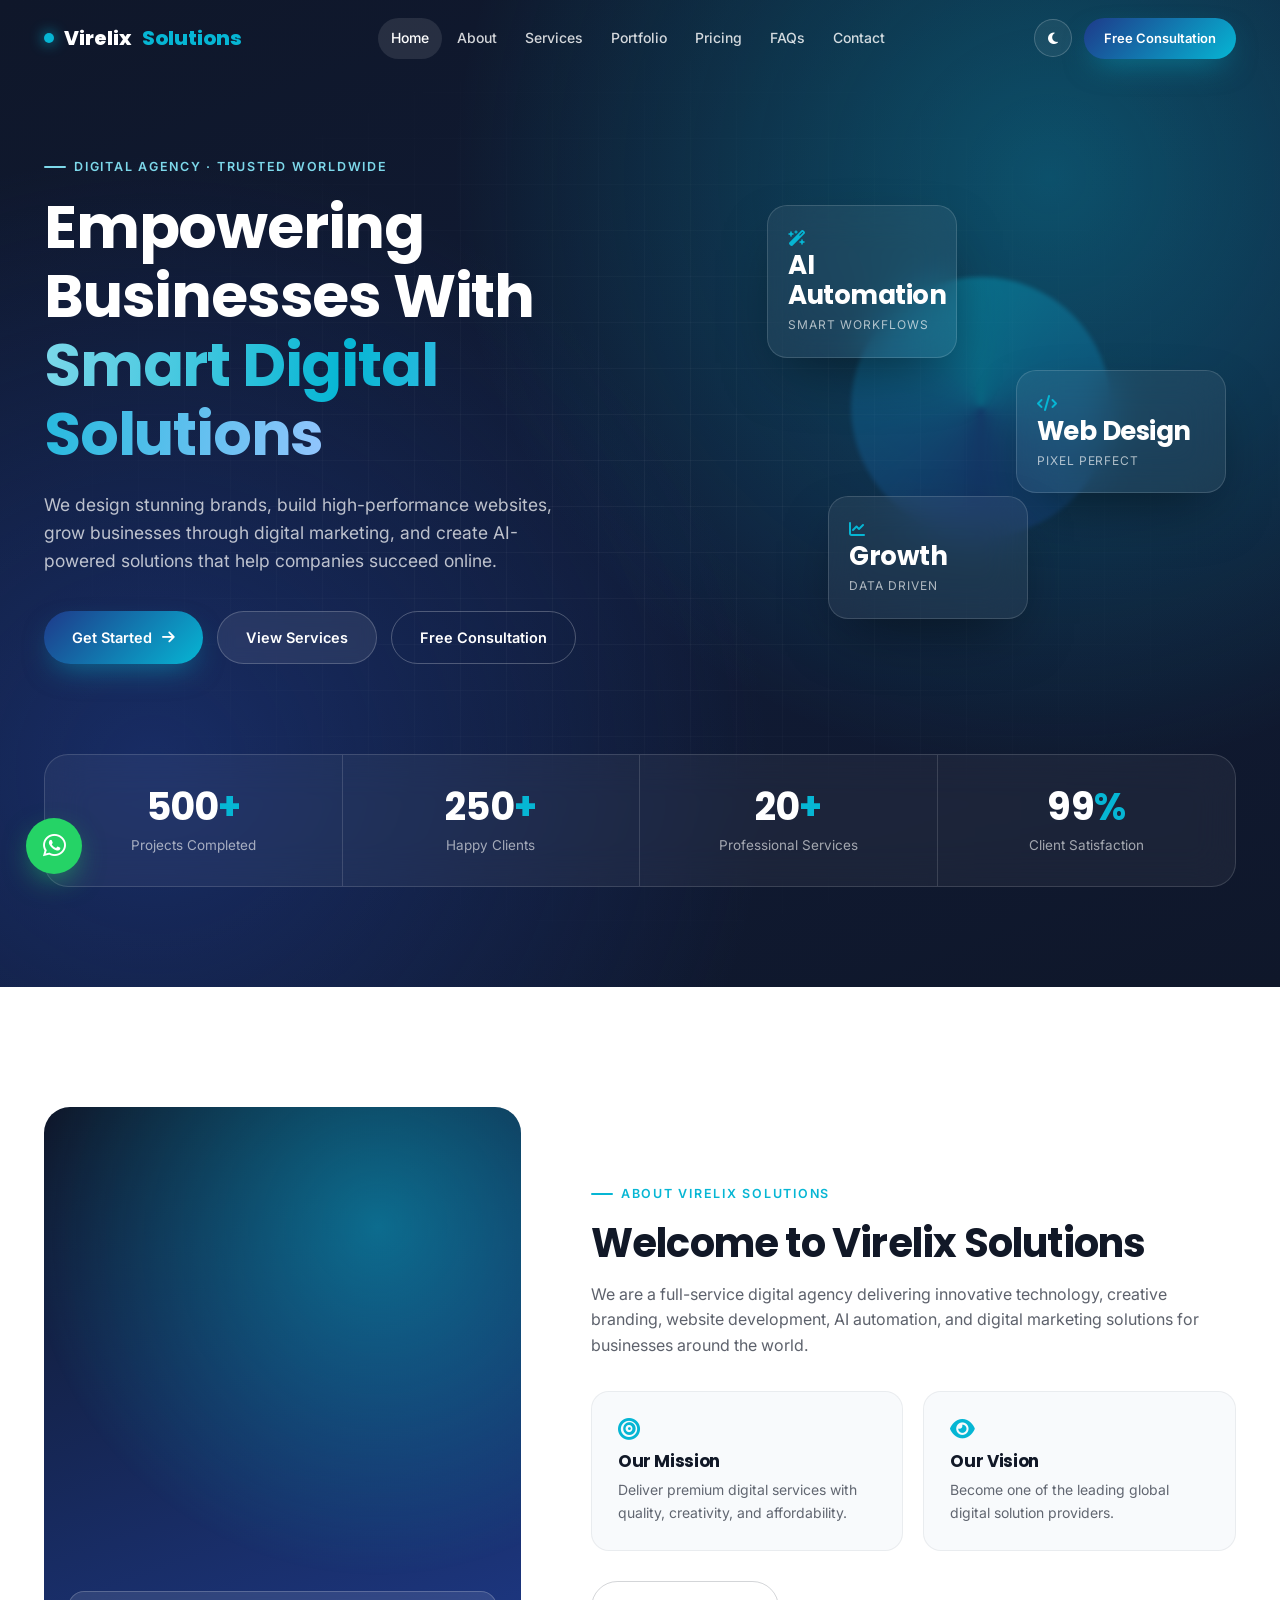
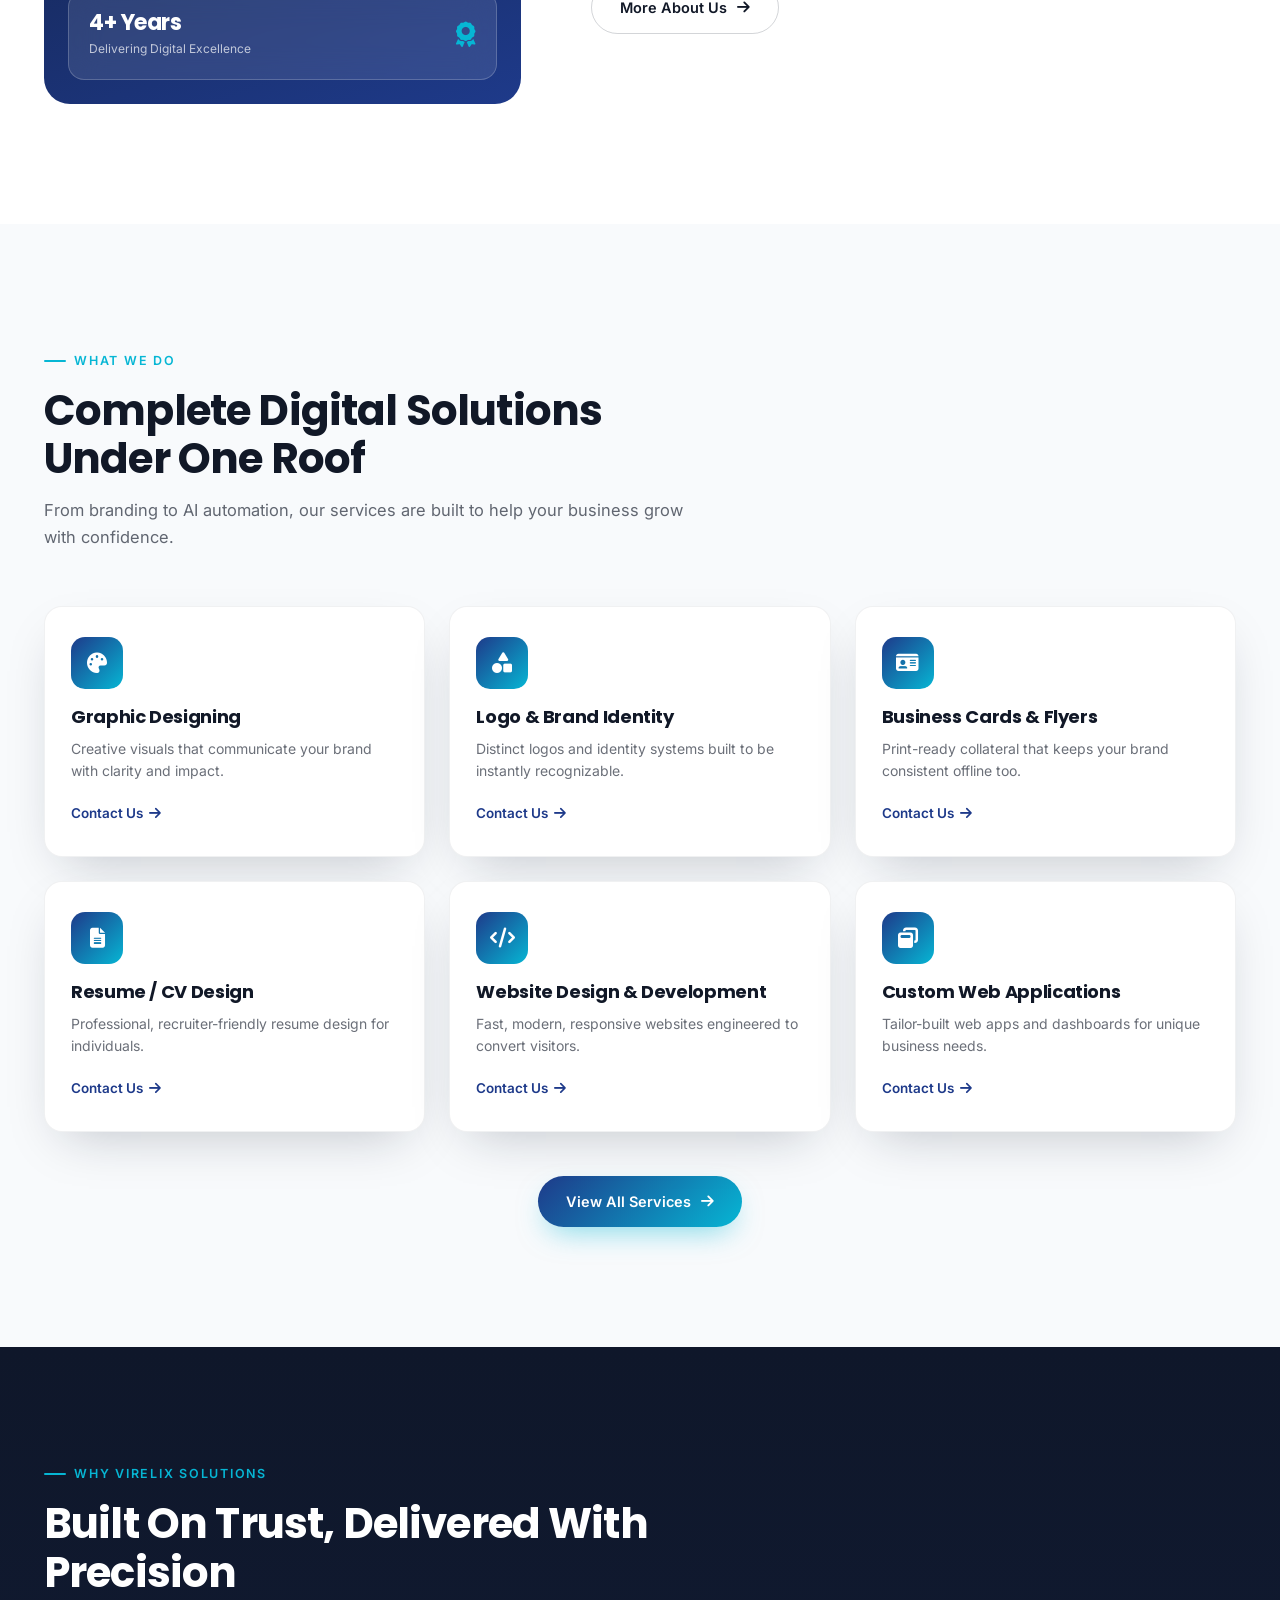
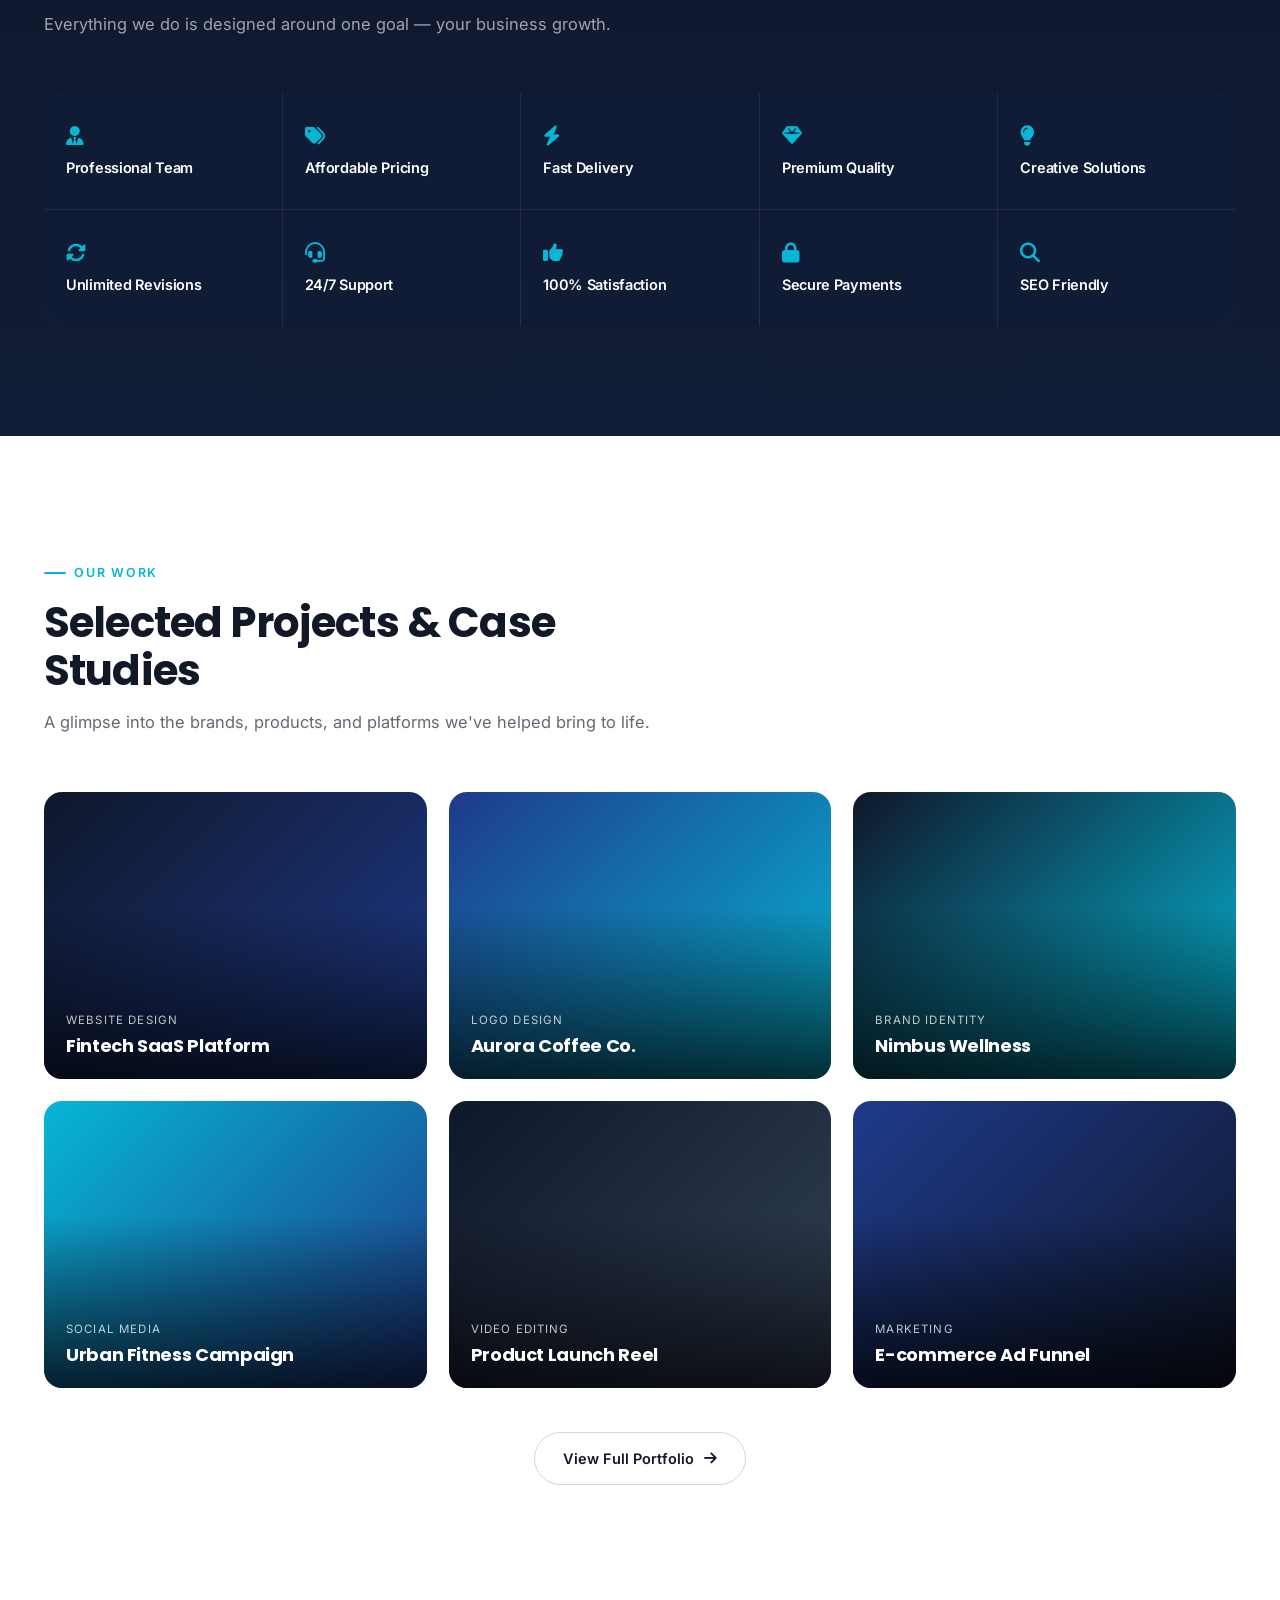
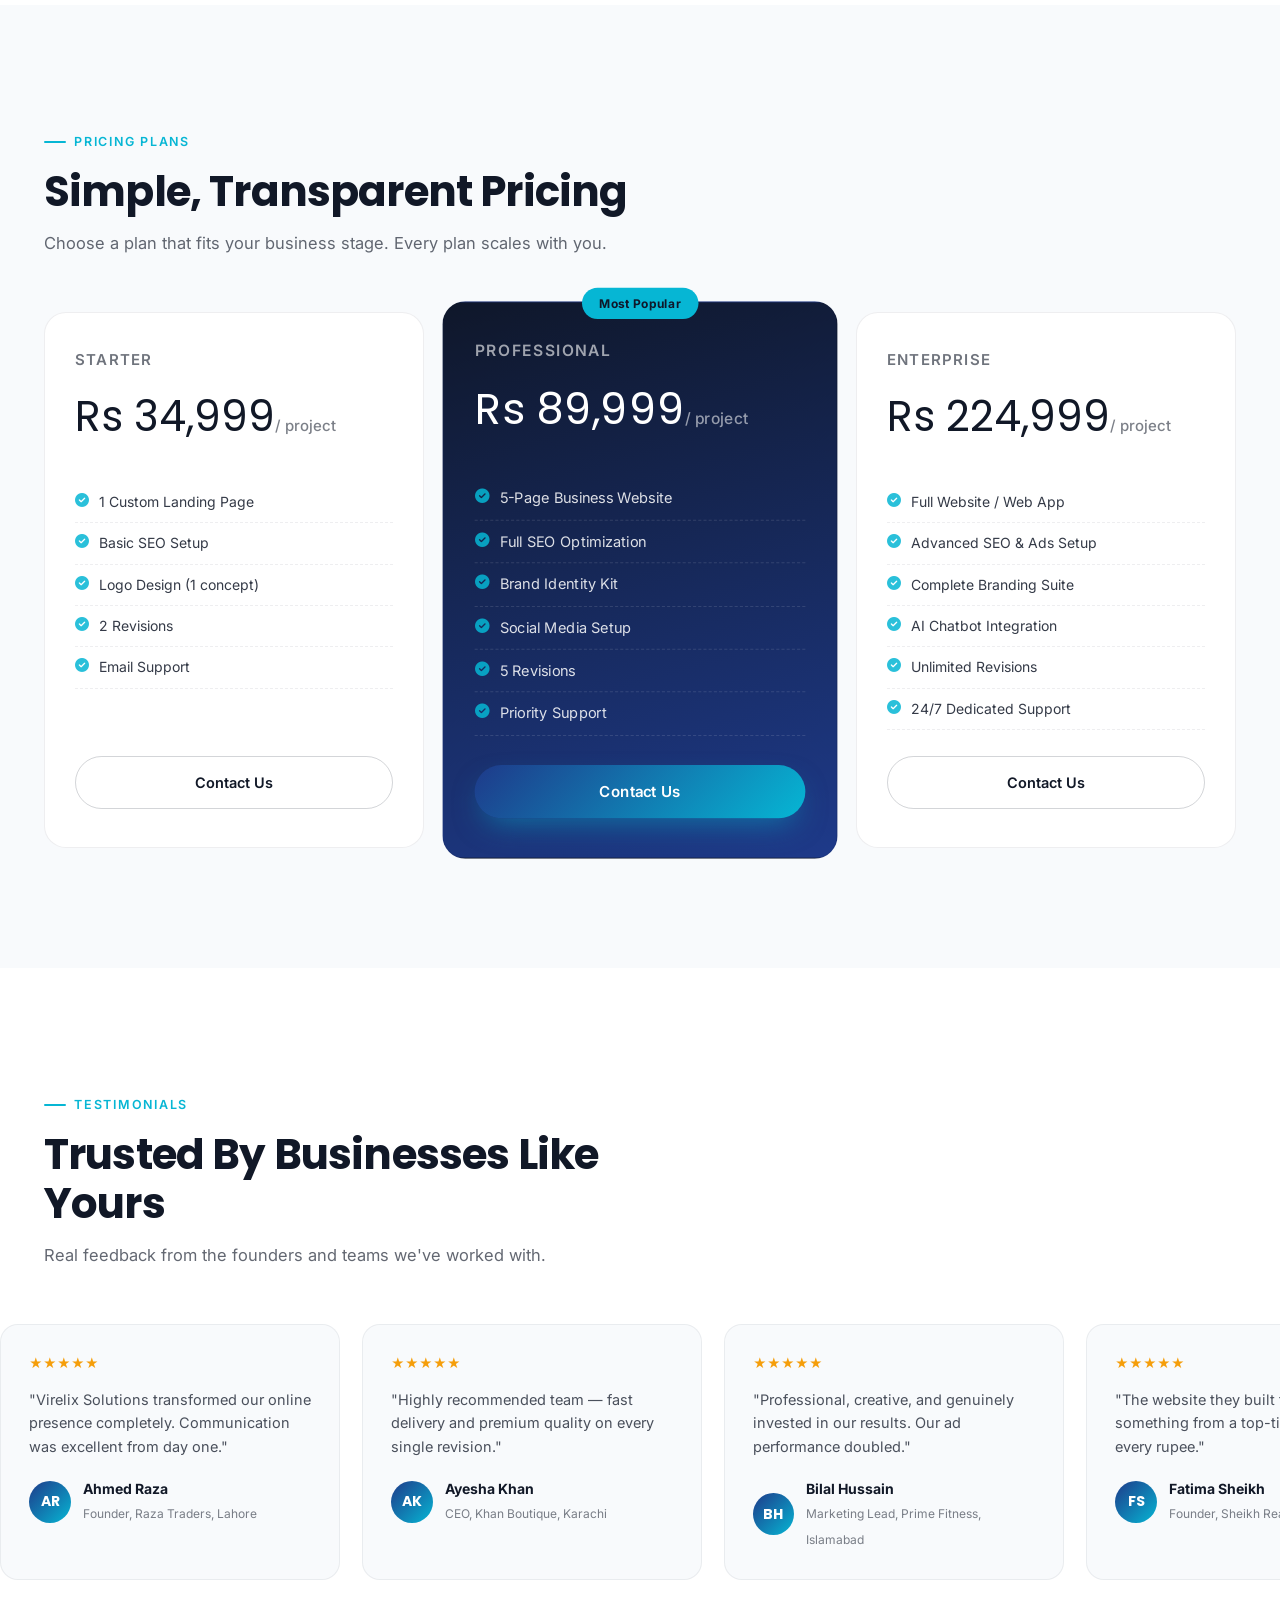
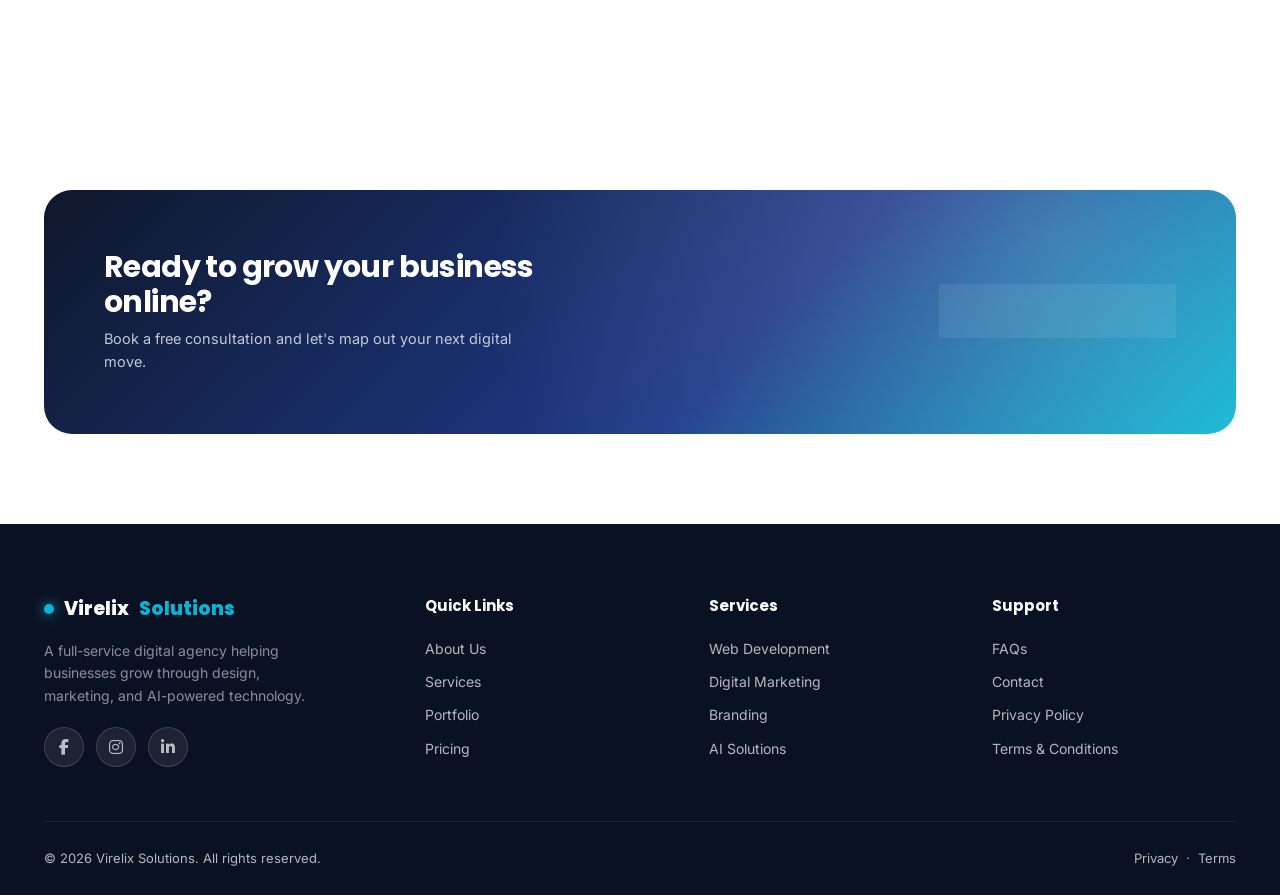
<file: index.html>
<!DOCTYPE html>
<html lang="en">
<head>
<meta charset="UTF-8">
<meta name="viewport" content="width=device-width, initial-scale=1.0">
<title>Virelix Solutions — Smart Digital Solutions for Growing Businesses</title>
<meta name="description" content="Virelix Solutions is a full-service digital agency: web design, branding, marketing, and AI automation.">
<link rel="preconnect" href="https://fonts.googleapis.com">
<link href="https://fonts.googleapis.com/css2?family=Poppins:wght@500;600;700;800&family=Inter:wght@400;500;600&display=swap" rel="stylesheet">
<link rel="stylesheet" href="https://cdnjs.cloudflare.com/ajax/libs/font-awesome/6.5.1/css/all.min.css">
<link rel="stylesheet" href="assets/style.css">

</head>
<body data-theme="light" data-page="home">
<div id="loader"><div class="loader-ring"></div></div>
<nav id="navbar">
  <div class="container nav-inner">
    <a href="index.html" class="logo"><span class="dot"></span>Virelix<span style="color:#06B6D4"> Solutions</span></a>
    <div class="nav-links">
      <a href="index.html" data-nav="home" class="active">Home</a><a href="about.html" data-nav="about" class="">About</a><a href="services.html" data-nav="services" class="">Services</a><a href="portfolio.html" data-nav="portfolio" class="">Portfolio</a><a href="pricing.html" data-nav="pricing" class="">Pricing</a><a href="faq.html" data-nav="faq" class="">FAQs</a><a href="contact.html" data-nav="contact" class="">Contact</a>
    </div>
    <div class="nav-actions">
      <button class="theme-toggle" id="themeToggle" aria-label="Toggle dark mode"><i class="fa-solid fa-moon"></i></button>
      <a href="contact.html" class="btn btn-primary btn-sm">Free Consultation</a>
      <button class="burger" id="burgerBtn" aria-label="Open menu"><i class="fa-solid fa-bars"></i></button>
    </div>
  </div>
</nav>
<div class="overlay" id="overlay"></div>
<div class="mobile-menu" id="mobileMenu">
  <button class="menu-close" id="menuClose"><i class="fa-solid fa-xmark"></i></button>
  <a href="index.html" data-nav="home" class="active">Home</a><a href="about.html" data-nav="about" class="">About</a><a href="services.html" data-nav="services" class="">Services</a><a href="portfolio.html" data-nav="portfolio" class="">Portfolio</a><a href="pricing.html" data-nav="pricing" class="">Pricing</a><a href="faq.html" data-nav="faq" class="">FAQs</a><a href="contact.html" data-nav="contact" class="">Contact</a>
</div>

<div id="main-content">
<section id="hero">
  <div class="grid-overlay"></div>
  <div class="container">
    <div class="hero-grid">
      <div class="hero-copy">
        <div class="eyebrow">Digital Agency · Trusted Worldwide</div>
        <h1>Empowering Businesses With <span>Smart Digital Solutions</span></h1>
        <p>We design stunning brands, build high-performance websites, grow businesses through digital marketing, and create AI-powered solutions that help companies succeed online.</p>
        <div class="hero-btns">
          <a href="contact.html" class="btn btn-primary">Get Started <i class="fa-solid fa-arrow-right"></i></a>
          <a href="services.html" class="btn btn-ghost">View Services</a>
          <a href="contact.html" class="btn btn-outline" style="color:#fff;border-color:rgba(255,255,255,.25)">Free Consultation</a>
        </div>
      </div>
      <div class="hero-visual">
        <div class="orb-core"></div>
        <div class="orb-card orb-1"><i class="fa-solid fa-wand-magic-sparkles" style="color:#06B6D4"></i><h4>AI Automation</h4><span>Smart Workflows</span></div>
        <div class="orb-card orb-2"><i class="fa-solid fa-code" style="color:#06B6D4"></i><h4>Web Design</h4><span>Pixel Perfect</span></div>
        <div class="orb-card orb-3"><i class="fa-solid fa-chart-line" style="color:#06B6D4"></i><h4>Growth</h4><span>Data Driven</span></div>
      </div>
    </div>
    <div class="stats-bar">
      <div class="stat"><h3 data-count="500">0<span class="cyan">+</span></h3><p>Projects Completed</p></div>
      <div class="stat"><h3 data-count="250">0<span class="cyan">+</span></h3><p>Happy Clients</p></div>
      <div class="stat"><h3 data-count="20">0<span class="cyan">+</span></h3><p>Professional Services</p></div>
      <div class="stat"><h3 data-count="99">0<span class="cyan">%</span></h3><p>Client Satisfaction</p></div>
    </div>
  </div>
</section>

<section id="about">
  <div class="container about-grid">
    <div class="about-visual reveal">
      <div class="badge">
        <div style="display:flex;justify-content:space-between;align-items:center;">
          <div><h4 style="font-size:22px;">4+ Years</h4><span style="font-size:12px;opacity:.7;">Delivering Digital Excellence</span></div>
          <i class="fa-solid fa-award" style="font-size:26px;color:#06B6D4;"></i>
        </div>
      </div>
    </div>
    <div class="reveal">
      <div class="eyebrow">About Virelix Solutions</div>
      <h2 style="font-size:clamp(28px,4vw,40px);">Welcome to Virelix Solutions</h2>
      <p style="margin-top:16px;opacity:.68;font-size:16px;">We are a full-service digital agency delivering innovative technology, creative branding, website development, AI automation, and digital marketing solutions for businesses around the world.</p>
      <div class="mv-cards">
        <div class="mv-card"><i class="fa-solid fa-bullseye"></i><h4>Our Mission</h4><p>Deliver premium digital services with quality, creativity, and affordability.</p></div>
        <div class="mv-card"><i class="fa-solid fa-eye"></i><h4>Our Vision</h4><p>Become one of the leading global digital solution providers.</p></div>
      </div>
      <a href="about.html" class="btn btn-outline" style="margin-top:30px;">More About Us <i class="fa-solid fa-arrow-right"></i></a>
    </div>
  </div>
</section>

<section id="services">
  <div class="container">
    <div class="section-head reveal">
      <div class="eyebrow">What We Do</div>
      <h2>Complete Digital Solutions Under One Roof</h2>
      <p>From branding to AI automation, our services are built to help your business grow with confidence.</p>
    </div>
    <div class="services-grid" id="servicesGrid" data-limit="6"></div>
    <div style="text-align:center;margin-top:44px;">
      <a href="services.html" class="btn btn-primary">View All Services <i class="fa-solid fa-arrow-right"></i></a>
    </div>
  </div>
</section>

<section id="why">
  <div class="container">
    <div class="section-head reveal">
      <div class="eyebrow">Why Virelix Solutions</div>
      <h2>Built On Trust, Delivered With Precision</h2>
      <p>Everything we do is designed around one goal — your business growth.</p>
    </div>
    <div class="why-grid" id="whyGrid"></div>
  </div>
</section>

<section id="portfolio">
  <div class="container">
    <div class="section-head reveal">
      <div class="eyebrow">Our Work</div>
      <h2>Selected Projects &amp; Case Studies</h2>
      <p>A glimpse into the brands, products, and platforms we've helped bring to life.</p>
    </div>
    <div class="portfolio-grid" id="portfolioGrid" data-limit="6"></div>
    <div style="text-align:center;margin-top:44px;">
      <a href="portfolio.html" class="btn btn-outline">View Full Portfolio <i class="fa-solid fa-arrow-right"></i></a>
    </div>
  </div>
</section>

<section id="pricing">
  <div class="container">
    <div class="section-head reveal">
      <div class="eyebrow">Pricing Plans</div>
      <h2>Simple, Transparent Pricing</h2>
      <p>Choose a plan that fits your business stage. Every plan scales with you.</p>
    </div>
    <div class="pricing-grid" id="pricingGrid"></div>
  </div>
</section>

<section id="testimonials">
  <div class="container">
    <div class="section-head reveal">
      <div class="eyebrow">Testimonials</div>
      <h2>Trusted By Businesses Like Yours</h2>
      <p>Real feedback from the founders and teams we've worked with.</p>
    </div>
  </div>
  <div class="t-track-wrap"><div class="t-track" id="tTrack"></div></div>
</section>

<section class="cta-band">
  <div class="container">
    <div class="cta-inner reveal">
      <div><h3>Ready to grow your business online?</h3><p>Book a free consultation and let's map out your next digital move.</p></div>
      <a href="contact.html" class="btn btn-ghost">Get Free Consultation <i class="fa-solid fa-arrow-right"></i></a>
    </div>
  </div>
</section>
</div>

<footer>
  <div class="container">
    <div class="footer-grid">
      <div class="footer-about">
        <a href="index.html" class="logo" style="font-size:19px;"><span class="dot"></span>Virelix<span style="color:#06B6D4"> Solutions</span></a>
        <p>A full-service digital agency helping businesses grow through design, marketing, and AI-powered technology.</p>
        <div class="social-row">
          <a href="#"><i class="fa-brands fa-facebook-f"></i></a>
          <a href="#"><i class="fa-brands fa-instagram"></i></a>
          <a href="#"><i class="fa-brands fa-linkedin-in"></i></a>
        </div>
      </div>
      <div>
        <h5>Quick Links</h5>
        <ul>
          <li><a href="about.html">About Us</a></li>
          <li><a href="services.html">Services</a></li>
          <li><a href="portfolio.html">Portfolio</a></li>
          <li><a href="pricing.html">Pricing</a></li>
        </ul>
      </div>
      <div>
        <h5>Services</h5>
        <ul>
          <li><a href="services.html">Web Development</a></li>
          <li><a href="services.html">Digital Marketing</a></li>
          <li><a href="services.html">Branding</a></li>
          <li><a href="services.html">AI Solutions</a></li>
        </ul>
      </div>
      <div>
        <h5>Support</h5>
        <ul>
          <li><a href="faq.html">FAQs</a></li>
          <li><a href="contact.html">Contact</a></li>
          <li><a href="privacy.html">Privacy Policy</a></li>
          <li><a href="terms.html">Terms &amp; Conditions</a></li>
        </ul>
      </div>
    </div>
    <div class="footer-bottom">
      <span>© 2026 Virelix Solutions. All rights reserved.</span>
      <span><a href="privacy.html">Privacy</a> &nbsp;·&nbsp; <a href="terms.html">Terms</a></span>
    </div>
  </div>
</footer>
<a href="https://wa.me/923497098640" target="_blank" id="whatsapp-btn" aria-label="Chat on WhatsApp"><i class="fa-brands fa-whatsapp"></i></a>
<button id="top-btn" aria-label="Back to top"><i class="fa-solid fa-arrow-up"></i></button>
<script src="assets/script.js"></script>
</body>
</html>
</file>
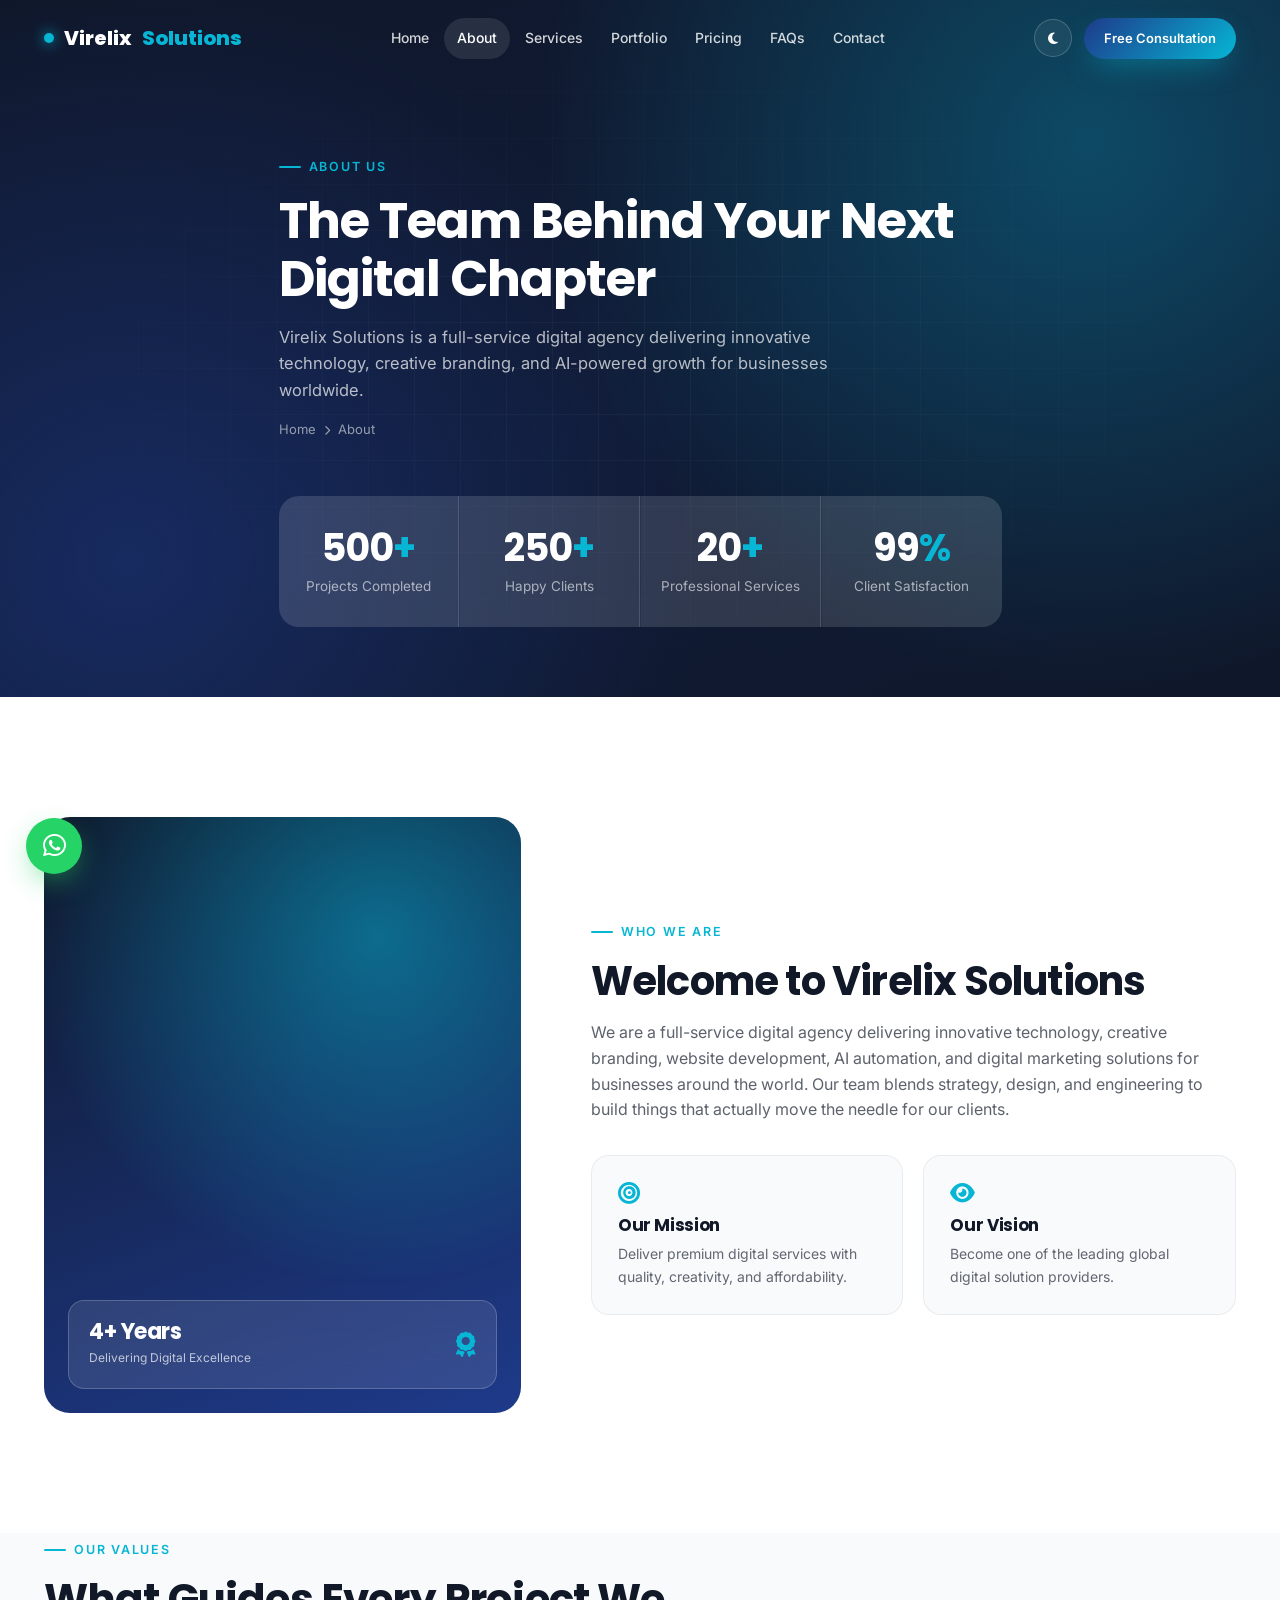
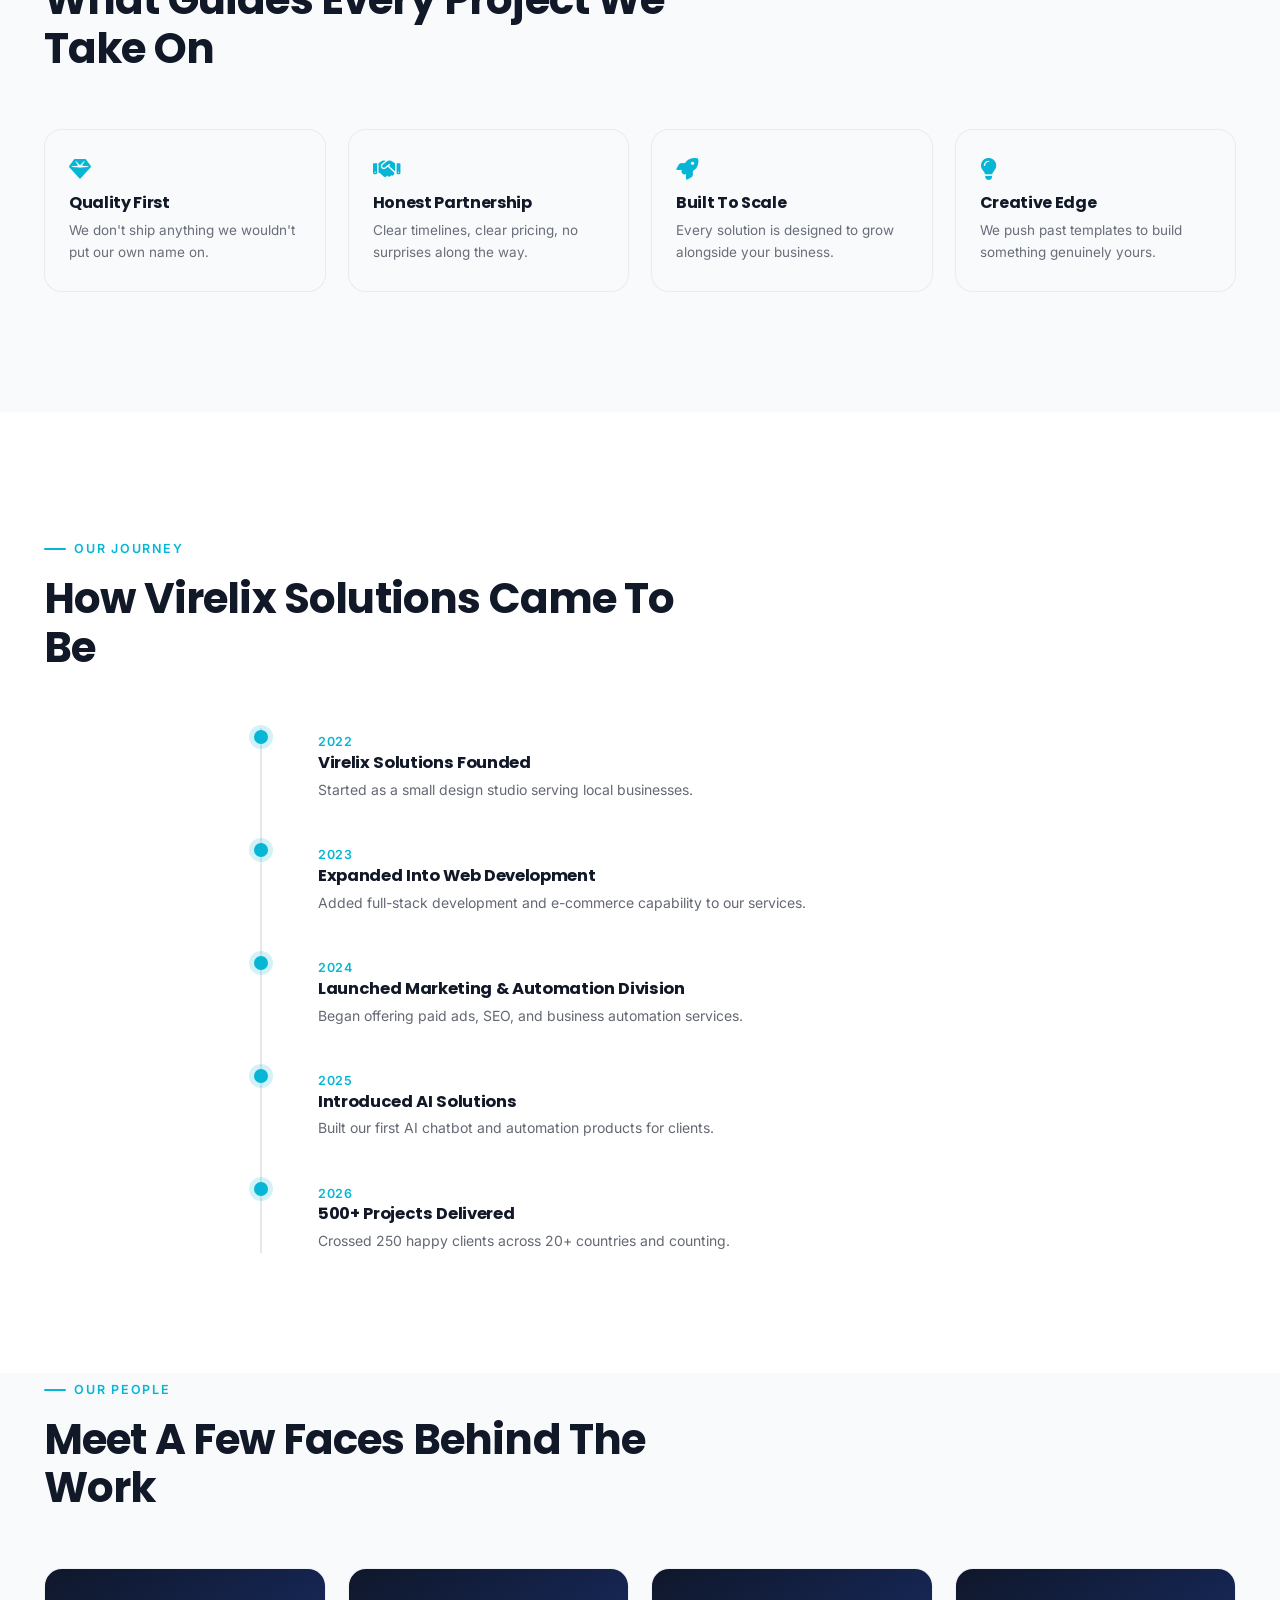
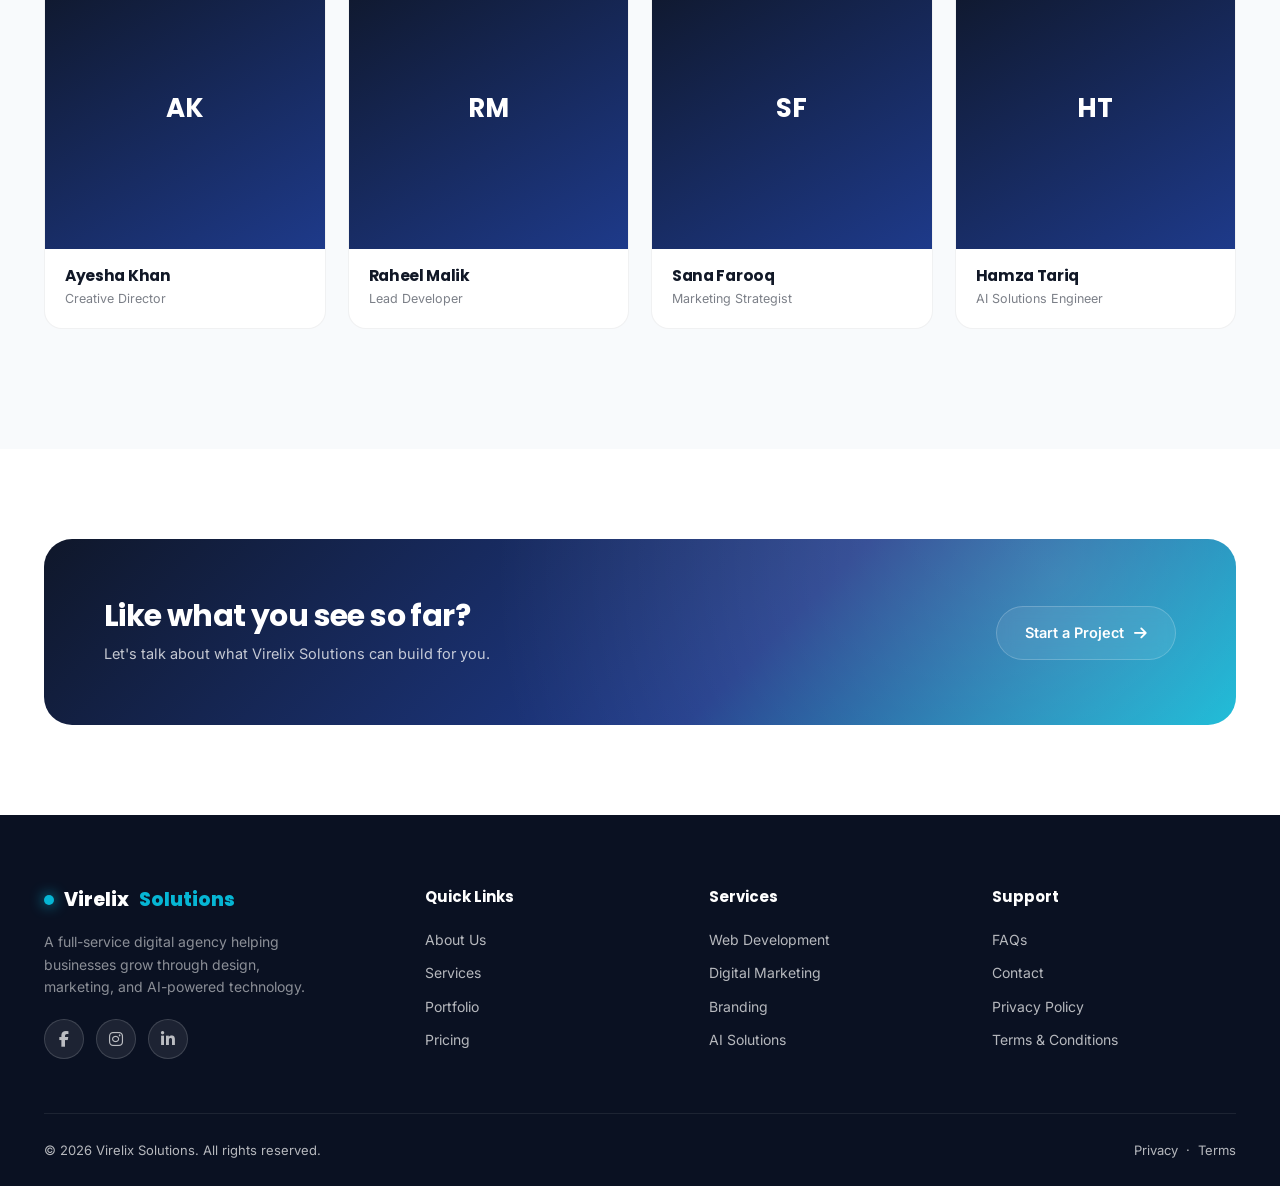
<file: about.html>
<!DOCTYPE html>
<html lang="en">
<head>
<meta charset="UTF-8">
<meta name="viewport" content="width=device-width, initial-scale=1.0">
<title>About Us — Virelix Solutions</title>
<meta name="description" content="Learn about Virelix Solutions's mission, values, team, and journey as a full-service digital agency.">
<link rel="preconnect" href="https://fonts.googleapis.com">
<link href="https://fonts.googleapis.com/css2?family=Poppins:wght@500;600;700;800&family=Inter:wght@400;500;600&display=swap" rel="stylesheet">
<link rel="stylesheet" href="https://cdnjs.cloudflare.com/ajax/libs/font-awesome/6.5.1/css/all.min.css">
<link rel="stylesheet" href="assets/style.css">

</head>
<body data-theme="light" data-page="about">
<div id="loader"><div class="loader-ring"></div></div>
<nav id="navbar">
  <div class="container nav-inner">
    <a href="index.html" class="logo"><span class="dot"></span>Virelix<span style="color:#06B6D4"> Solutions</span></a>
    <div class="nav-links">
      <a href="index.html" data-nav="home" class="">Home</a><a href="about.html" data-nav="about" class="active">About</a><a href="services.html" data-nav="services" class="">Services</a><a href="portfolio.html" data-nav="portfolio" class="">Portfolio</a><a href="pricing.html" data-nav="pricing" class="">Pricing</a><a href="faq.html" data-nav="faq" class="">FAQs</a><a href="contact.html" data-nav="contact" class="">Contact</a>
    </div>
    <div class="nav-actions">
      <button class="theme-toggle" id="themeToggle" aria-label="Toggle dark mode"><i class="fa-solid fa-moon"></i></button>
      <a href="contact.html" class="btn btn-primary btn-sm">Free Consultation</a>
      <button class="burger" id="burgerBtn" aria-label="Open menu"><i class="fa-solid fa-bars"></i></button>
    </div>
  </div>
</nav>
<div class="overlay" id="overlay"></div>
<div class="mobile-menu" id="mobileMenu">
  <button class="menu-close" id="menuClose"><i class="fa-solid fa-xmark"></i></button>
  <a href="index.html" data-nav="home" class="">Home</a><a href="about.html" data-nav="about" class="active">About</a><a href="services.html" data-nav="services" class="">Services</a><a href="portfolio.html" data-nav="portfolio" class="">Portfolio</a><a href="pricing.html" data-nav="pricing" class="">Pricing</a><a href="faq.html" data-nav="faq" class="">FAQs</a><a href="contact.html" data-nav="contact" class="">Contact</a>
</div>

<section class="page-hero">
  <div class="grid-overlay"></div>
  <div class="container">
    <div class="eyebrow">About Us</div>
    <h1>The Team Behind Your Next Digital Chapter</h1>
    <p class="lead">Virelix Solutions is a full-service digital agency delivering innovative technology, creative branding, and AI-powered growth for businesses worldwide.</p>
    <div class="breadcrumb"><a href="index.html">Home</a><i class="fa-solid fa-chevron-right" style="font-size:10px;"></i><span>About</span></div>
    <div class="mini-stats">
      <div class="stat"><h3 data-count="500">0<span class="cyan">+</span></h3><p>Projects Completed</p></div>
      <div class="stat"><h3 data-count="250">0<span class="cyan">+</span></h3><p>Happy Clients</p></div>
      <div class="stat"><h3 data-count="20">0<span class="cyan">+</span></h3><p>Professional Services</p></div>
      <div class="stat"><h3 data-count="99">0<span class="cyan">%</span></h3><p>Client Satisfaction</p></div>
    </div>
  </div>
</section>

<section class="about-section">
  <div class="container about-grid">
    <div class="about-visual reveal">
      <div class="badge">
        <div style="display:flex;justify-content:space-between;align-items:center;">
          <div><h4 style="font-size:22px;">4+ Years</h4><span style="font-size:12px;opacity:.7;">Delivering Digital Excellence</span></div>
          <i class="fa-solid fa-award" style="font-size:26px;color:#06B6D4;"></i>
        </div>
      </div>
    </div>
    <div class="reveal">
      <div class="eyebrow">Who We Are</div>
      <h2 style="font-size:clamp(28px,4vw,40px);">Welcome to Virelix Solutions</h2>
      <p style="margin-top:16px;opacity:.68;font-size:16px;">We are a full-service digital agency delivering innovative technology, creative branding, website development, AI automation, and digital marketing solutions for businesses around the world. Our team blends strategy, design, and engineering to build things that actually move the needle for our clients.</p>
      <div class="mv-cards">
        <div class="mv-card"><i class="fa-solid fa-bullseye"></i><h4>Our Mission</h4><p>Deliver premium digital services with quality, creativity, and affordability.</p></div>
        <div class="mv-card"><i class="fa-solid fa-eye"></i><h4>Our Vision</h4><p>Become one of the leading global digital solution providers.</p></div>
      </div>
    </div>
  </div>
</section>

<section class="about-section" style="padding-top:0;background:var(--bg);">
  <div class="container">
    <div class="section-head reveal">
      <div class="eyebrow">Our Values</div>
      <h2>What Guides Every Project We Take On</h2>
    </div>
    <div class="value-grid">
      <div class="value-card reveal"><i class="fa-solid fa-gem"></i><h4>Quality First</h4><p>We don't ship anything we wouldn't put our own name on.</p></div>
      <div class="value-card reveal"><i class="fa-solid fa-handshake"></i><h4>Honest Partnership</h4><p>Clear timelines, clear pricing, no surprises along the way.</p></div>
      <div class="value-card reveal"><i class="fa-solid fa-rocket"></i><h4>Built To Scale</h4><p>Every solution is designed to grow alongside your business.</p></div>
      <div class="value-card reveal"><i class="fa-solid fa-lightbulb"></i><h4>Creative Edge</h4><p>We push past templates to build something genuinely yours.</p></div>
    </div>
  </div>
</section>

<section class="about-section">
  <div class="container">
    <div class="section-head reveal">
      <div class="eyebrow">Our Journey</div>
      <h2>How Virelix Solutions Came To Be</h2>
    </div>
    <div class="timeline">
      <div class="tl-item reveal"><span>2022</span><h4>Virelix Solutions Founded</h4><p>Started as a small design studio serving local businesses.</p></div>
      <div class="tl-item reveal"><span>2023</span><h4>Expanded Into Web Development</h4><p>Added full-stack development and e-commerce capability to our services.</p></div>
      <div class="tl-item reveal"><span>2024</span><h4>Launched Marketing & Automation Division</h4><p>Began offering paid ads, SEO, and business automation services.</p></div>
      <div class="tl-item reveal"><span>2025</span><h4>Introduced AI Solutions</h4><p>Built our first AI chatbot and automation products for clients.</p></div>
      <div class="tl-item reveal"><span>2026</span><h4>500+ Projects Delivered</h4><p>Crossed 250 happy clients across 20+ countries and counting.</p></div>
    </div>
  </div>
</section>

<section class="about-section" style="padding-top:0;background:var(--bg);">
  <div class="container">
    <div class="section-head reveal">
      <div class="eyebrow">Our People</div>
      <h2>Meet A Few Faces Behind The Work</h2>
    </div>
    <div class="team-grid">
      <div class="team-card reveal"><div class="team-photo">AK</div><div class="team-info"><h4>Ayesha Khan</h4><span>Creative Director</span></div></div>
      <div class="team-card reveal"><div class="team-photo">RM</div><div class="team-info"><h4>Raheel Malik</h4><span>Lead Developer</span></div></div>
      <div class="team-card reveal"><div class="team-photo">SF</div><div class="team-info"><h4>Sana Farooq</h4><span>Marketing Strategist</span></div></div>
      <div class="team-card reveal"><div class="team-photo">HT</div><div class="team-info"><h4>Hamza Tariq</h4><span>AI Solutions Engineer</span></div></div>
    </div>
  </div>
</section>

<section class="cta-band">
  <div class="container">
    <div class="cta-inner reveal">
      <div><h3>Like what you see so far?</h3><p>Let's talk about what Virelix Solutions can build for you.</p></div>
      <a href="contact.html" class="btn btn-ghost">Start a Project <i class="fa-solid fa-arrow-right"></i></a>
    </div>
  </div>
</section>

<footer>
  <div class="container">
    <div class="footer-grid">
      <div class="footer-about">
        <a href="index.html" class="logo" style="font-size:19px;"><span class="dot"></span>Virelix<span style="color:#06B6D4"> Solutions</span></a>
        <p>A full-service digital agency helping businesses grow through design, marketing, and AI-powered technology.</p>
        <div class="social-row">
          <a href="#"><i class="fa-brands fa-facebook-f"></i></a>
          <a href="#"><i class="fa-brands fa-instagram"></i></a>
          <a href="#"><i class="fa-brands fa-linkedin-in"></i></a>
        </div>
      </div>
      <div>
        <h5>Quick Links</h5>
        <ul>
          <li><a href="about.html">About Us</a></li>
          <li><a href="services.html">Services</a></li>
          <li><a href="portfolio.html">Portfolio</a></li>
          <li><a href="pricing.html">Pricing</a></li>
        </ul>
      </div>
      <div>
        <h5>Services</h5>
        <ul>
          <li><a href="services.html">Web Development</a></li>
          <li><a href="services.html">Digital Marketing</a></li>
          <li><a href="services.html">Branding</a></li>
          <li><a href="services.html">AI Solutions</a></li>
        </ul>
      </div>
      <div>
        <h5>Support</h5>
        <ul>
          <li><a href="faq.html">FAQs</a></li>
          <li><a href="contact.html">Contact</a></li>
          <li><a href="privacy.html">Privacy Policy</a></li>
          <li><a href="terms.html">Terms &amp; Conditions</a></li>
        </ul>
      </div>
    </div>
    <div class="footer-bottom">
      <span>© 2026 Virelix Solutions. All rights reserved.</span>
      <span><a href="privacy.html">Privacy</a> &nbsp;·&nbsp; <a href="terms.html">Terms</a></span>
    </div>
  </div>
</footer>
<a href="https://wa.me/923497098640" target="_blank" id="whatsapp-btn" aria-label="Chat on WhatsApp"><i class="fa-brands fa-whatsapp"></i></a>
<button id="top-btn" aria-label="Back to top"><i class="fa-solid fa-arrow-up"></i></button>
<script src="assets/script.js"></script>
</body>
</html>
</file>
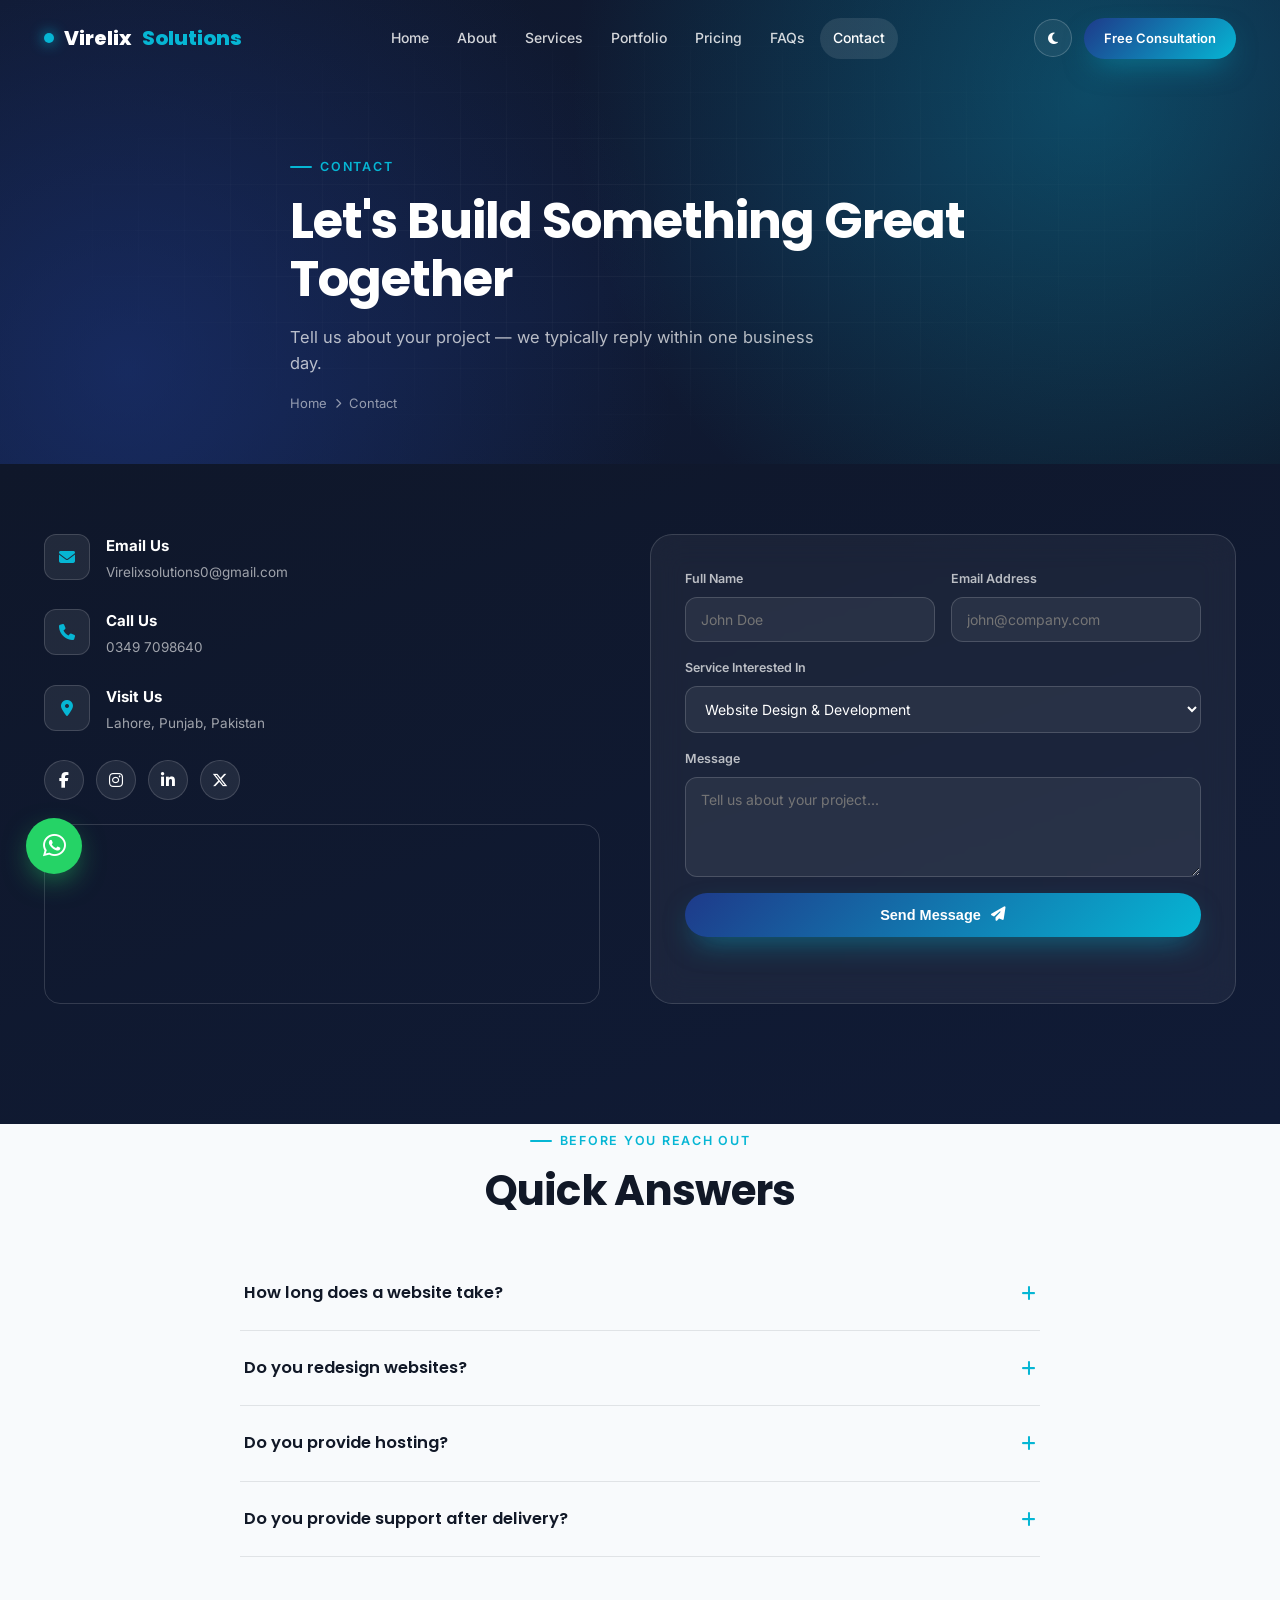
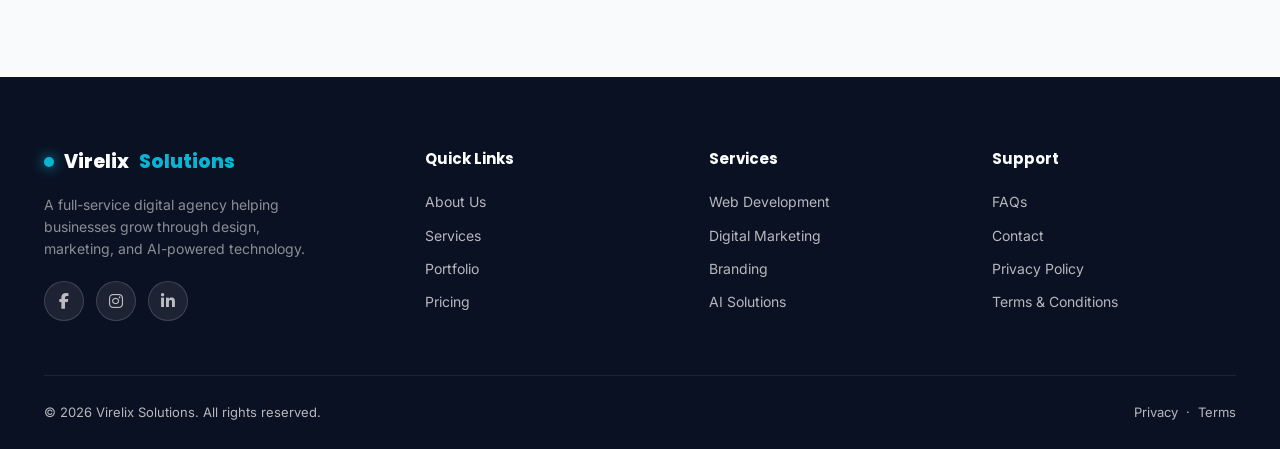
<file: contact.html>
<!DOCTYPE html>
<html lang="en">
<head>
<meta charset="UTF-8">
<meta name="viewport" content="width=device-width, initial-scale=1.0">
<title>Contact Us — Virelix Solutions</title>
<meta name="description" content="Get in touch with Virelix Solutions for a free consultation on your website, branding, marketing, or AI project.">
<link rel="preconnect" href="https://fonts.googleapis.com">
<link href="https://fonts.googleapis.com/css2?family=Poppins:wght@500;600;700;800&family=Inter:wght@400;500;600&display=swap" rel="stylesheet">
<link rel="stylesheet" href="https://cdnjs.cloudflare.com/ajax/libs/font-awesome/6.5.1/css/all.min.css">
<link rel="stylesheet" href="assets/style.css">

</head>
<body data-theme="light" data-page="contact">
<div id="loader"><div class="loader-ring"></div></div>
<nav id="navbar">
  <div class="container nav-inner">
    <a href="index.html" class="logo"><span class="dot"></span>Virelix<span style="color:#06B6D4"> Solutions</span></a>
    <div class="nav-links">
      <a href="index.html" data-nav="home" class="">Home</a><a href="about.html" data-nav="about" class="">About</a><a href="services.html" data-nav="services" class="">Services</a><a href="portfolio.html" data-nav="portfolio" class="">Portfolio</a><a href="pricing.html" data-nav="pricing" class="">Pricing</a><a href="faq.html" data-nav="faq" class="">FAQs</a><a href="contact.html" data-nav="contact" class="active">Contact</a>
    </div>
    <div class="nav-actions">
      <button class="theme-toggle" id="themeToggle" aria-label="Toggle dark mode"><i class="fa-solid fa-moon"></i></button>
      <a href="contact.html" class="btn btn-primary btn-sm">Free Consultation</a>
      <button class="burger" id="burgerBtn" aria-label="Open menu"><i class="fa-solid fa-bars"></i></button>
    </div>
  </div>
</nav>
<div class="overlay" id="overlay"></div>
<div class="mobile-menu" id="mobileMenu">
  <button class="menu-close" id="menuClose"><i class="fa-solid fa-xmark"></i></button>
  <a href="index.html" data-nav="home" class="">Home</a><a href="about.html" data-nav="about" class="">About</a><a href="services.html" data-nav="services" class="">Services</a><a href="portfolio.html" data-nav="portfolio" class="">Portfolio</a><a href="pricing.html" data-nav="pricing" class="">Pricing</a><a href="faq.html" data-nav="faq" class="">FAQs</a><a href="contact.html" data-nav="contact" class="active">Contact</a>
</div>

<section class="page-hero" style="min-height:32vh;padding:150px 0 50px;">
  <div class="grid-overlay"></div>
  <div class="container">
    <div class="eyebrow">Contact</div>
    <h1>Let's Build Something Great Together</h1>
    <p class="lead">Tell us about your project — we typically reply within one business day.</p>
    <div class="breadcrumb"><a href="index.html">Home</a><i class="fa-solid fa-chevron-right" style="font-size:10px;"></i><span>Contact</span></div>
  </div>
</section>

<section class="contact-section" style="padding-top:70px;">
  <div class="container">
    <div class="contact-grid">
      <div class="reveal">
        <div class="c-info-item">
          <div class="c-icon"><i class="fa-solid fa-envelope"></i></div>
          <div><h5>Email Us</h5><p>Virelixsolutions0@gmail.com</p></div>
        </div>
        <div class="c-info-item">
          <div class="c-icon"><i class="fa-solid fa-phone"></i></div>
          <div><h5>Call Us</h5><p>0349 7098640</p></div>
        </div>
        <div class="c-info-item">
          <div class="c-icon"><i class="fa-solid fa-location-dot"></i></div>
          <div><h5>Visit Us</h5><p>Lahore, Punjab, Pakistan</p></div>
        </div>
        <div class="social-row">
          <a href="#"><i class="fa-brands fa-facebook-f"></i></a>
          <a href="#"><i class="fa-brands fa-instagram"></i></a>
          <a href="#"><i class="fa-brands fa-linkedin-in"></i></a>
          <a href="#"><i class="fa-brands fa-x-twitter"></i></a>
        </div>
        <div class="map-frame">
          <iframe loading="lazy" src="https://www.google.com/maps?q=Lahore,Punjab,Pakistan&output=embed"></iframe>
        </div>
      </div>
      <form class="contact-form reveal" id="contactForm">
        <div class="form-row">
          <div class="form-group"><label>Full Name</label><input type="text" required placeholder="John Doe"></div>
          <div class="form-group"><label>Email Address</label><input type="email" required placeholder="john@company.com"></div>
        </div>
        <div class="form-row">
          <div class="form-group full">
            <label>Service Interested In</label>
            <select>
              <option>Website Design & Development</option>
              <option>Branding & Graphic Design</option>
              <option>Digital Marketing</option>
              <option>AI & Automation</option>
              <option>Something Else</option>
            </select>
          </div>
        </div>
        <div class="form-row">
          <div class="form-group full">
            <label>Message</label>
            <textarea required placeholder="Tell us about your project..."></textarea>
          </div>
        </div>
        <button type="submit" class="btn btn-primary" style="width:100%;">Send Message <i class="fa-solid fa-paper-plane"></i></button>
      </form>
    </div>
  </div>
</section>

<section id="faq" style="padding-top:0;">
  <div class="container">
    <div class="section-head reveal" style="margin:0 auto 40px;text-align:center;">
      <div class="eyebrow" style="justify-content:center;">Before You Reach Out</div>
      <h2>Quick Answers</h2>
    </div>
    <div class="faq-wrap" id="faqWrap" data-limit="4"></div>
  </div>
</section>

<footer>
  <div class="container">
    <div class="footer-grid">
      <div class="footer-about">
        <a href="index.html" class="logo" style="font-size:19px;"><span class="dot"></span>Virelix<span style="color:#06B6D4"> Solutions</span></a>
        <p>A full-service digital agency helping businesses grow through design, marketing, and AI-powered technology.</p>
        <div class="social-row">
          <a href="#"><i class="fa-brands fa-facebook-f"></i></a>
          <a href="#"><i class="fa-brands fa-instagram"></i></a>
          <a href="#"><i class="fa-brands fa-linkedin-in"></i></a>
        </div>
      </div>
      <div>
        <h5>Quick Links</h5>
        <ul>
          <li><a href="about.html">About Us</a></li>
          <li><a href="services.html">Services</a></li>
          <li><a href="portfolio.html">Portfolio</a></li>
          <li><a href="pricing.html">Pricing</a></li>
        </ul>
      </div>
      <div>
        <h5>Services</h5>
        <ul>
          <li><a href="services.html">Web Development</a></li>
          <li><a href="services.html">Digital Marketing</a></li>
          <li><a href="services.html">Branding</a></li>
          <li><a href="services.html">AI Solutions</a></li>
        </ul>
      </div>
      <div>
        <h5>Support</h5>
        <ul>
          <li><a href="faq.html">FAQs</a></li>
          <li><a href="contact.html">Contact</a></li>
          <li><a href="privacy.html">Privacy Policy</a></li>
          <li><a href="terms.html">Terms &amp; Conditions</a></li>
        </ul>
      </div>
    </div>
    <div class="footer-bottom">
      <span>© 2026 Virelix Solutions. All rights reserved.</span>
      <span><a href="privacy.html">Privacy</a> &nbsp;·&nbsp; <a href="terms.html">Terms</a></span>
    </div>
  </div>
</footer>
<a href="https://wa.me/923497098640" target="_blank" id="whatsapp-btn" aria-label="Chat on WhatsApp"><i class="fa-brands fa-whatsapp"></i></a>
<button id="top-btn" aria-label="Back to top"><i class="fa-solid fa-arrow-up"></i></button>
<script src="assets/script.js"></script>
</body>
</html>
</file>
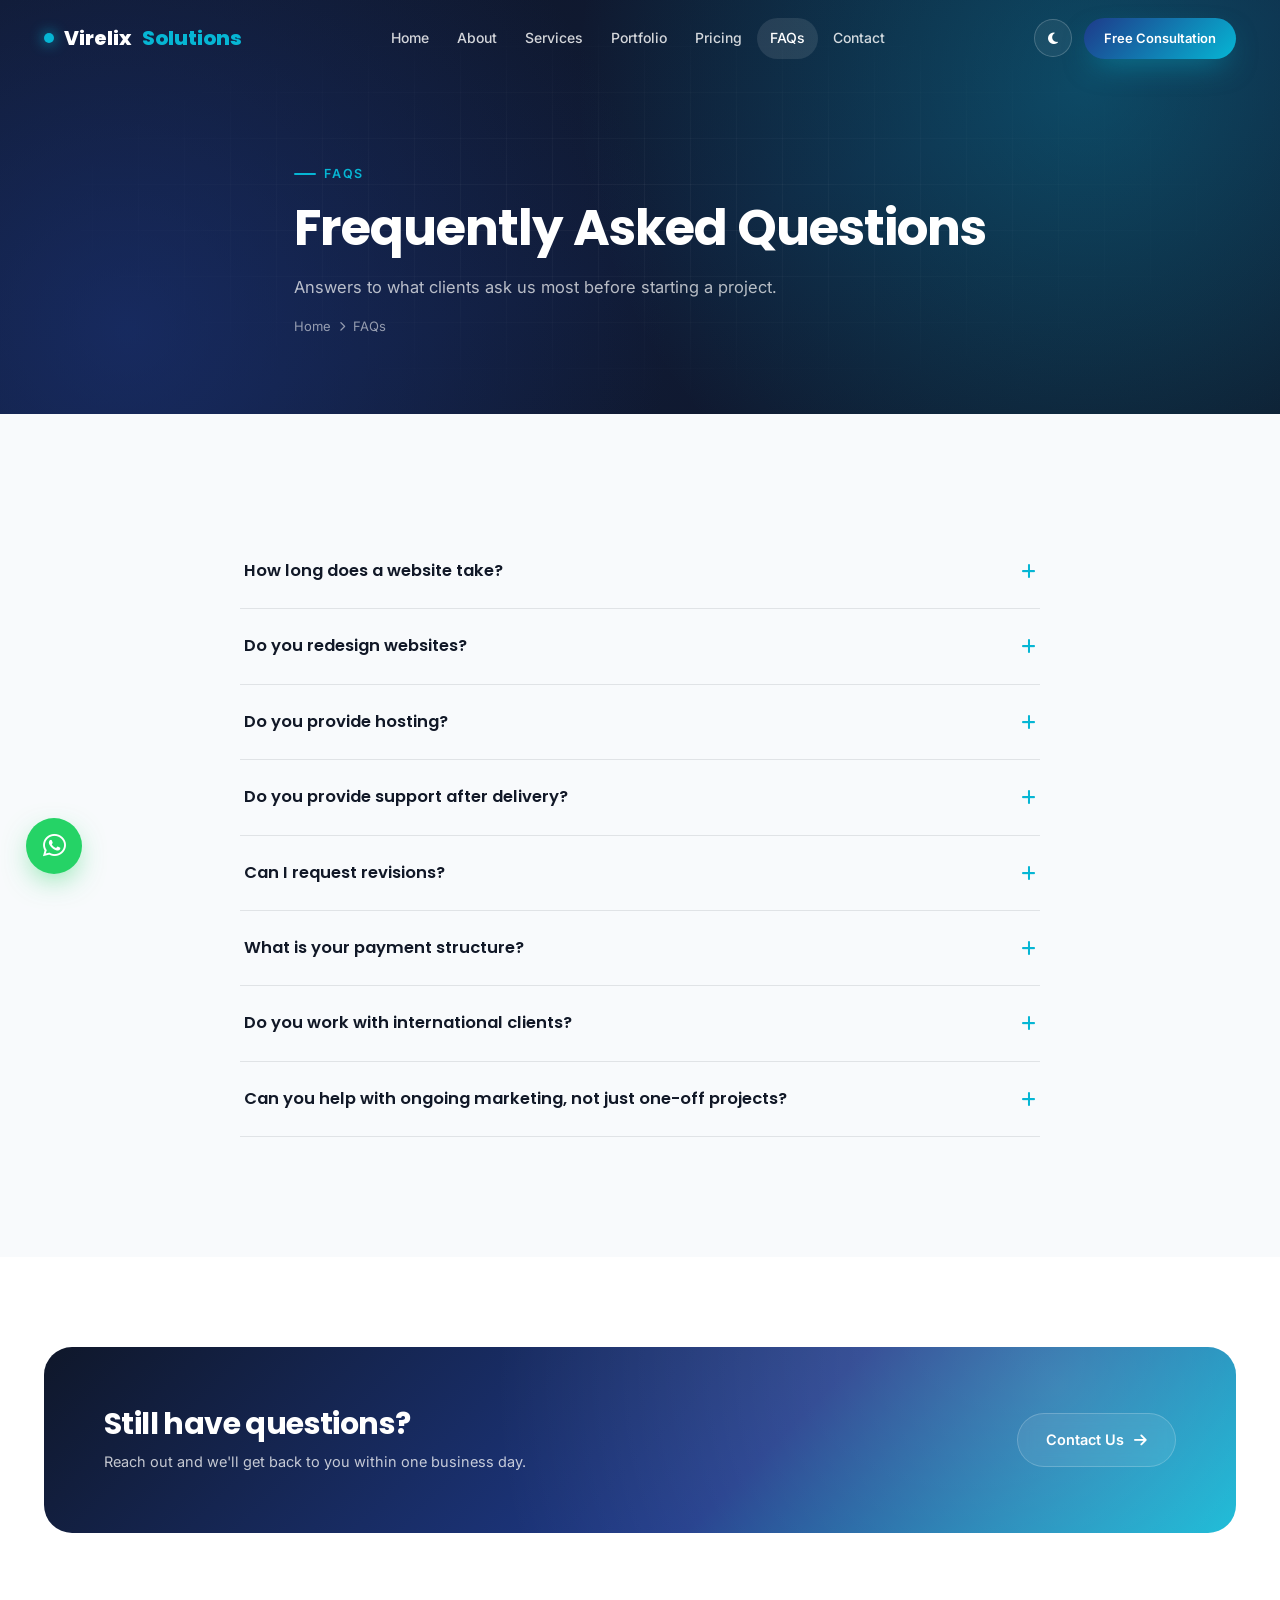
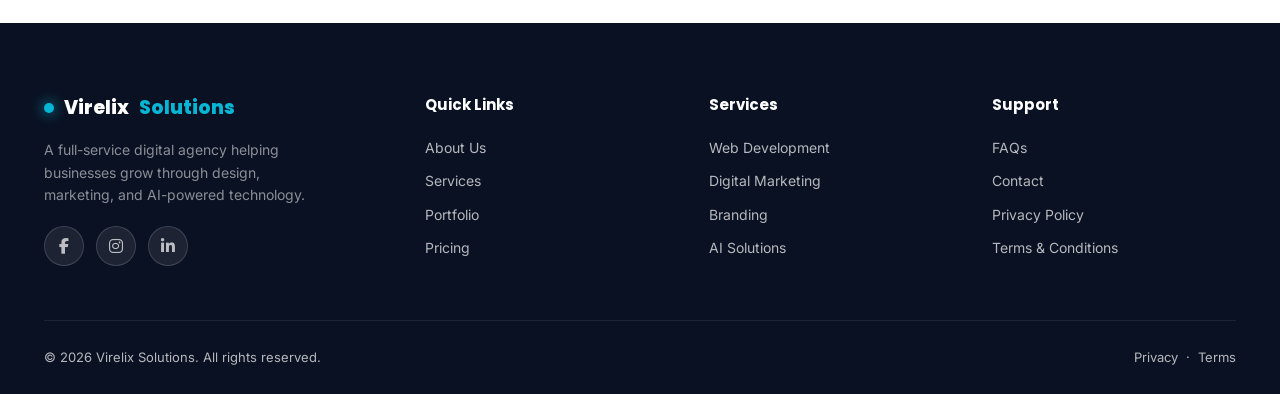
<file: faq.html>
<!DOCTYPE html>
<html lang="en">
<head>
<meta charset="UTF-8">
<meta name="viewport" content="width=device-width, initial-scale=1.0">
<title>FAQs — Virelix Solutions</title>
<meta name="description" content="Frequently asked questions about working with Virelix Solutions, our process, pricing, and support.">
<link rel="preconnect" href="https://fonts.googleapis.com">
<link href="https://fonts.googleapis.com/css2?family=Poppins:wght@500;600;700;800&family=Inter:wght@400;500;600&display=swap" rel="stylesheet">
<link rel="stylesheet" href="https://cdnjs.cloudflare.com/ajax/libs/font-awesome/6.5.1/css/all.min.css">
<link rel="stylesheet" href="assets/style.css">

</head>
<body data-theme="light" data-page="faq">
<div id="loader"><div class="loader-ring"></div></div>
<nav id="navbar">
  <div class="container nav-inner">
    <a href="index.html" class="logo"><span class="dot"></span>Virelix<span style="color:#06B6D4"> Solutions</span></a>
    <div class="nav-links">
      <a href="index.html" data-nav="home" class="">Home</a><a href="about.html" data-nav="about" class="">About</a><a href="services.html" data-nav="services" class="">Services</a><a href="portfolio.html" data-nav="portfolio" class="">Portfolio</a><a href="pricing.html" data-nav="pricing" class="">Pricing</a><a href="faq.html" data-nav="faq" class="active">FAQs</a><a href="contact.html" data-nav="contact" class="">Contact</a>
    </div>
    <div class="nav-actions">
      <button class="theme-toggle" id="themeToggle" aria-label="Toggle dark mode"><i class="fa-solid fa-moon"></i></button>
      <a href="contact.html" class="btn btn-primary btn-sm">Free Consultation</a>
      <button class="burger" id="burgerBtn" aria-label="Open menu"><i class="fa-solid fa-bars"></i></button>
    </div>
  </div>
</nav>
<div class="overlay" id="overlay"></div>
<div class="mobile-menu" id="mobileMenu">
  <button class="menu-close" id="menuClose"><i class="fa-solid fa-xmark"></i></button>
  <a href="index.html" data-nav="home" class="">Home</a><a href="about.html" data-nav="about" class="">About</a><a href="services.html" data-nav="services" class="">Services</a><a href="portfolio.html" data-nav="portfolio" class="">Portfolio</a><a href="pricing.html" data-nav="pricing" class="">Pricing</a><a href="faq.html" data-nav="faq" class="active">FAQs</a><a href="contact.html" data-nav="contact" class="">Contact</a>
</div>

<section class="page-hero">
  <div class="grid-overlay"></div>
  <div class="container">
    <div class="eyebrow">FAQs</div>
    <h1>Frequently Asked Questions</h1>
    <p class="lead">Answers to what clients ask us most before starting a project.</p>
    <div class="breadcrumb"><a href="index.html">Home</a><i class="fa-solid fa-chevron-right" style="font-size:10px;"></i><span>FAQs</span></div>
  </div>
</section>

<section class="faq-section">
  <div class="container">
    <div class="faq-wrap" id="faqWrap"></div>
  </div>
</section>

<section class="cta-band">
  <div class="container">
    <div class="cta-inner reveal">
      <div><h3>Still have questions?</h3><p>Reach out and we'll get back to you within one business day.</p></div>
      <a href="contact.html" class="btn btn-ghost">Contact Us <i class="fa-solid fa-arrow-right"></i></a>
    </div>
  </div>
</section>

<footer>
  <div class="container">
    <div class="footer-grid">
      <div class="footer-about">
        <a href="index.html" class="logo" style="font-size:19px;"><span class="dot"></span>Virelix<span style="color:#06B6D4"> Solutions</span></a>
        <p>A full-service digital agency helping businesses grow through design, marketing, and AI-powered technology.</p>
        <div class="social-row">
          <a href="#"><i class="fa-brands fa-facebook-f"></i></a>
          <a href="#"><i class="fa-brands fa-instagram"></i></a>
          <a href="#"><i class="fa-brands fa-linkedin-in"></i></a>
        </div>
      </div>
      <div>
        <h5>Quick Links</h5>
        <ul>
          <li><a href="about.html">About Us</a></li>
          <li><a href="services.html">Services</a></li>
          <li><a href="portfolio.html">Portfolio</a></li>
          <li><a href="pricing.html">Pricing</a></li>
        </ul>
      </div>
      <div>
        <h5>Services</h5>
        <ul>
          <li><a href="services.html">Web Development</a></li>
          <li><a href="services.html">Digital Marketing</a></li>
          <li><a href="services.html">Branding</a></li>
          <li><a href="services.html">AI Solutions</a></li>
        </ul>
      </div>
      <div>
        <h5>Support</h5>
        <ul>
          <li><a href="faq.html">FAQs</a></li>
          <li><a href="contact.html">Contact</a></li>
          <li><a href="privacy.html">Privacy Policy</a></li>
          <li><a href="terms.html">Terms &amp; Conditions</a></li>
        </ul>
      </div>
    </div>
    <div class="footer-bottom">
      <span>© 2026 Virelix Solutions. All rights reserved.</span>
      <span><a href="privacy.html">Privacy</a> &nbsp;·&nbsp; <a href="terms.html">Terms</a></span>
    </div>
  </div>
</footer>
<a href="https://wa.me/923497098640" target="_blank" id="whatsapp-btn" aria-label="Chat on WhatsApp"><i class="fa-brands fa-whatsapp"></i></a>
<button id="top-btn" aria-label="Back to top"><i class="fa-solid fa-arrow-up"></i></button>
<script src="assets/script.js"></script>
</body>
</html>
</file>
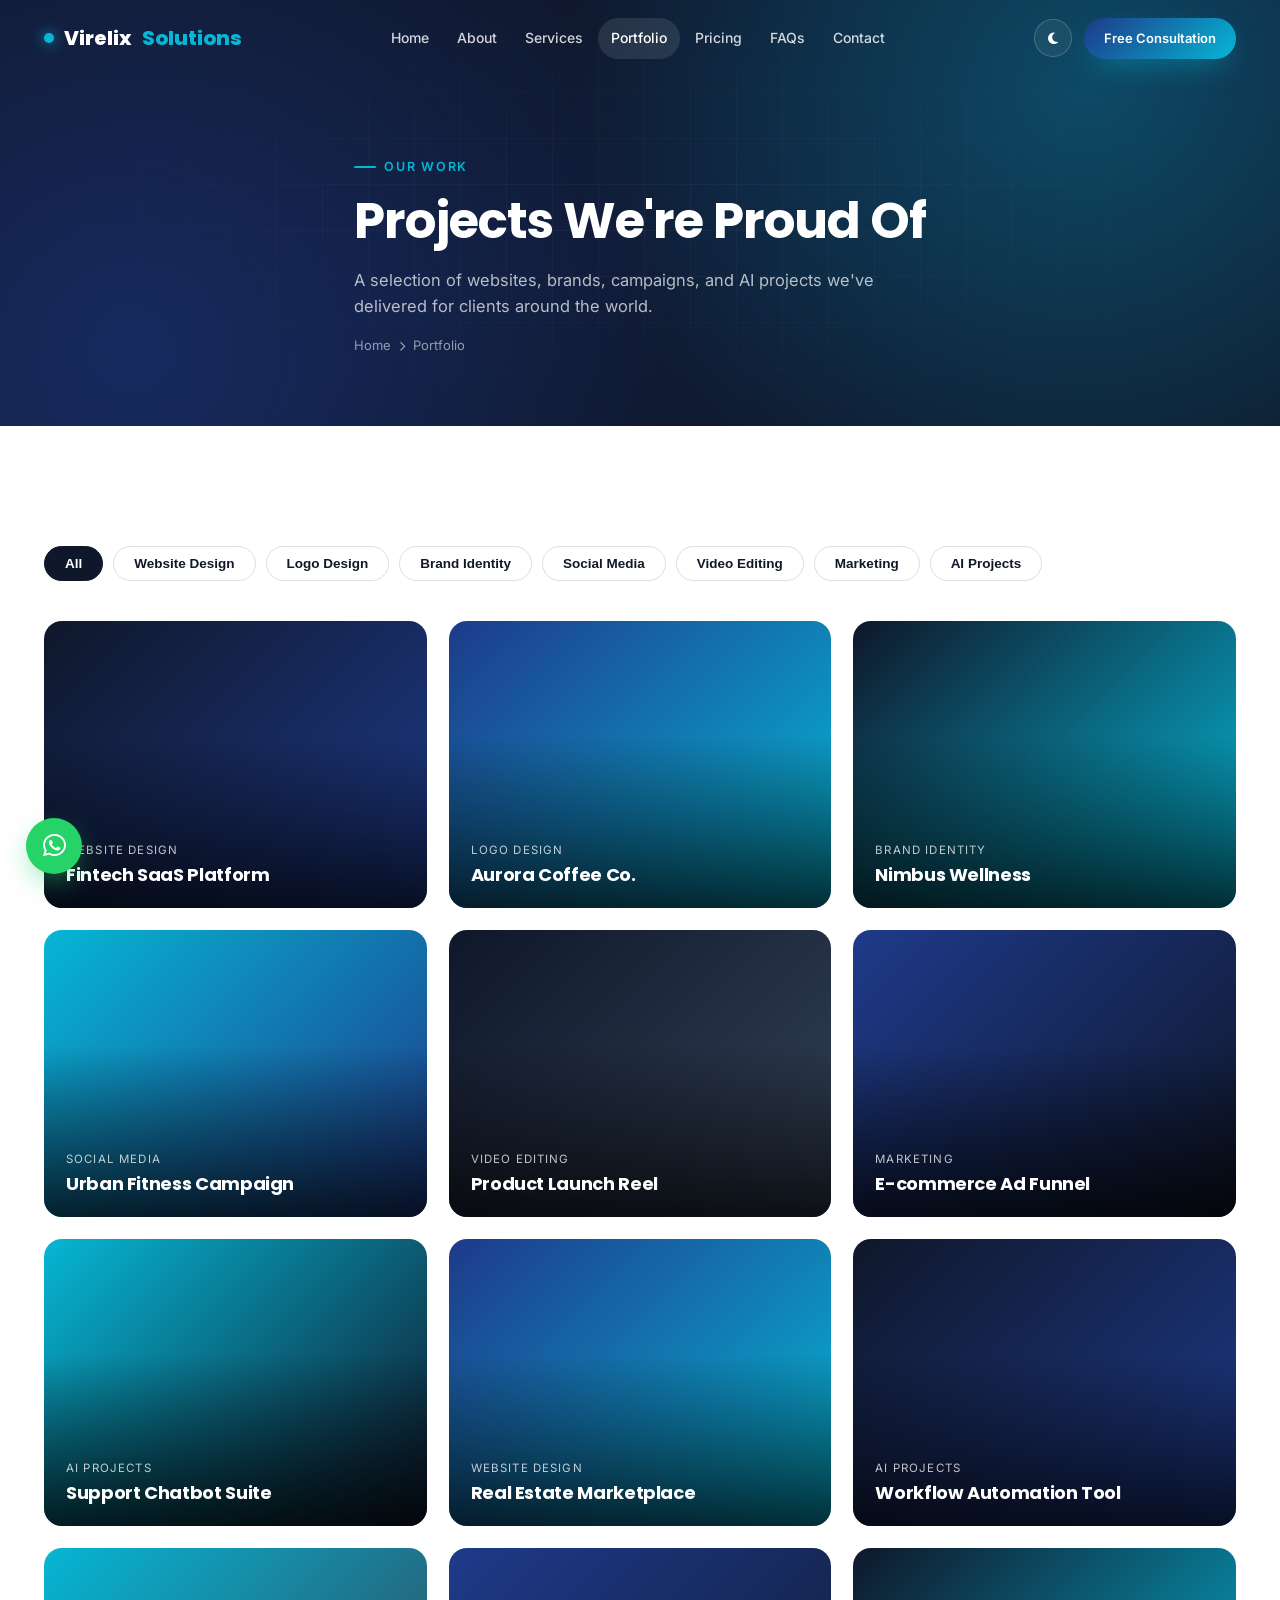
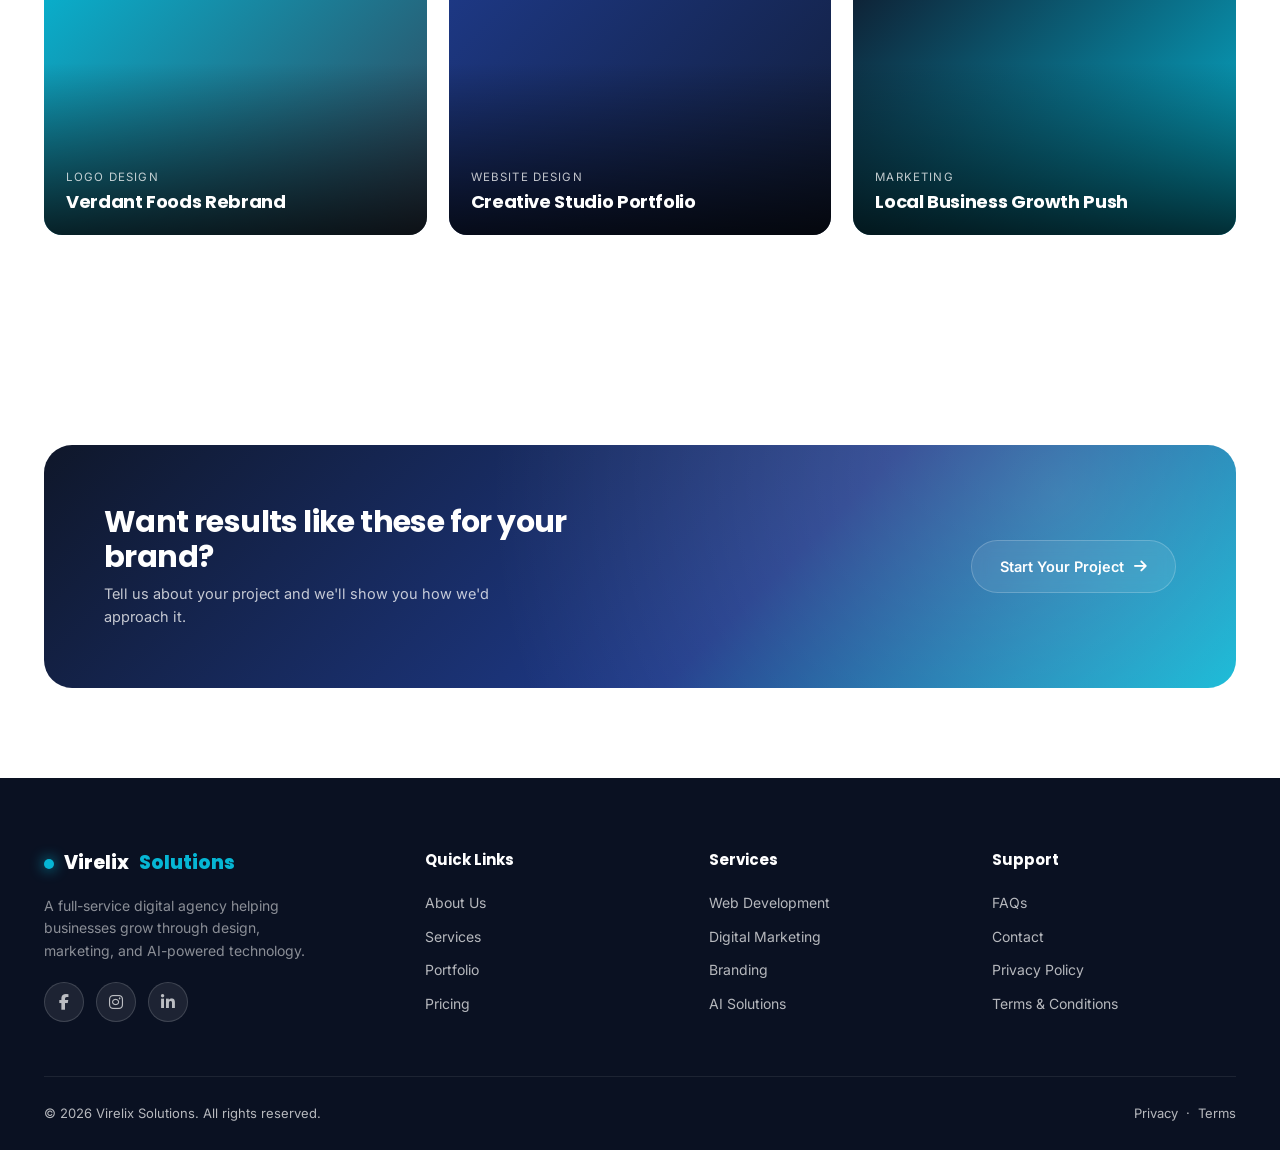
<file: portfolio.html>
<!DOCTYPE html>
<html lang="en">
<head>
<meta charset="UTF-8">
<meta name="viewport" content="width=device-width, initial-scale=1.0">
<title>Portfolio — Virelix Solutions</title>
<meta name="description" content="Browse Virelix Solutions's portfolio of website design, branding, social media, video, and AI projects.">
<link rel="preconnect" href="https://fonts.googleapis.com">
<link href="https://fonts.googleapis.com/css2?family=Poppins:wght@500;600;700;800&family=Inter:wght@400;500;600&display=swap" rel="stylesheet">
<link rel="stylesheet" href="https://cdnjs.cloudflare.com/ajax/libs/font-awesome/6.5.1/css/all.min.css">
<link rel="stylesheet" href="assets/style.css">

</head>
<body data-theme="light" data-page="portfolio">
<div id="loader"><div class="loader-ring"></div></div>
<nav id="navbar">
  <div class="container nav-inner">
    <a href="index.html" class="logo"><span class="dot"></span>Virelix<span style="color:#06B6D4"> Solutions</span></a>
    <div class="nav-links">
      <a href="index.html" data-nav="home" class="">Home</a><a href="about.html" data-nav="about" class="">About</a><a href="services.html" data-nav="services" class="">Services</a><a href="portfolio.html" data-nav="portfolio" class="active">Portfolio</a><a href="pricing.html" data-nav="pricing" class="">Pricing</a><a href="faq.html" data-nav="faq" class="">FAQs</a><a href="contact.html" data-nav="contact" class="">Contact</a>
    </div>
    <div class="nav-actions">
      <button class="theme-toggle" id="themeToggle" aria-label="Toggle dark mode"><i class="fa-solid fa-moon"></i></button>
      <a href="contact.html" class="btn btn-primary btn-sm">Free Consultation</a>
      <button class="burger" id="burgerBtn" aria-label="Open menu"><i class="fa-solid fa-bars"></i></button>
    </div>
  </div>
</nav>
<div class="overlay" id="overlay"></div>
<div class="mobile-menu" id="mobileMenu">
  <button class="menu-close" id="menuClose"><i class="fa-solid fa-xmark"></i></button>
  <a href="index.html" data-nav="home" class="">Home</a><a href="about.html" data-nav="about" class="">About</a><a href="services.html" data-nav="services" class="">Services</a><a href="portfolio.html" data-nav="portfolio" class="active">Portfolio</a><a href="pricing.html" data-nav="pricing" class="">Pricing</a><a href="faq.html" data-nav="faq" class="">FAQs</a><a href="contact.html" data-nav="contact" class="">Contact</a>
</div>

<section class="page-hero">
  <div class="grid-overlay"></div>
  <div class="container">
    <div class="eyebrow">Our Work</div>
    <h1>Projects We're Proud Of</h1>
    <p class="lead">A selection of websites, brands, campaigns, and AI projects we've delivered for clients around the world.</p>
    <div class="breadcrumb"><a href="index.html">Home</a><i class="fa-solid fa-chevron-right" style="font-size:10px;"></i><span>Portfolio</span></div>
  </div>
</section>

<section class="portfolio-section">
  <div class="container">
    <div class="filters" id="filterBar"></div>
    <div class="portfolio-grid" id="portfolioGrid"></div>
  </div>
</section>

<section class="cta-band">
  <div class="container">
    <div class="cta-inner reveal">
      <div><h3>Want results like these for your brand?</h3><p>Tell us about your project and we'll show you how we'd approach it.</p></div>
      <a href="contact.html" class="btn btn-ghost">Start Your Project <i class="fa-solid fa-arrow-right"></i></a>
    </div>
  </div>
</section>

<footer>
  <div class="container">
    <div class="footer-grid">
      <div class="footer-about">
        <a href="index.html" class="logo" style="font-size:19px;"><span class="dot"></span>Virelix<span style="color:#06B6D4"> Solutions</span></a>
        <p>A full-service digital agency helping businesses grow through design, marketing, and AI-powered technology.</p>
        <div class="social-row">
          <a href="#"><i class="fa-brands fa-facebook-f"></i></a>
          <a href="#"><i class="fa-brands fa-instagram"></i></a>
          <a href="#"><i class="fa-brands fa-linkedin-in"></i></a>
        </div>
      </div>
      <div>
        <h5>Quick Links</h5>
        <ul>
          <li><a href="about.html">About Us</a></li>
          <li><a href="services.html">Services</a></li>
          <li><a href="portfolio.html">Portfolio</a></li>
          <li><a href="pricing.html">Pricing</a></li>
        </ul>
      </div>
      <div>
        <h5>Services</h5>
        <ul>
          <li><a href="services.html">Web Development</a></li>
          <li><a href="services.html">Digital Marketing</a></li>
          <li><a href="services.html">Branding</a></li>
          <li><a href="services.html">AI Solutions</a></li>
        </ul>
      </div>
      <div>
        <h5>Support</h5>
        <ul>
          <li><a href="faq.html">FAQs</a></li>
          <li><a href="contact.html">Contact</a></li>
          <li><a href="privacy.html">Privacy Policy</a></li>
          <li><a href="terms.html">Terms &amp; Conditions</a></li>
        </ul>
      </div>
    </div>
    <div class="footer-bottom">
      <span>© 2026 Virelix Solutions. All rights reserved.</span>
      <span><a href="privacy.html">Privacy</a> &nbsp;·&nbsp; <a href="terms.html">Terms</a></span>
    </div>
  </div>
</footer>
<a href="https://wa.me/923497098640" target="_blank" id="whatsapp-btn" aria-label="Chat on WhatsApp"><i class="fa-brands fa-whatsapp"></i></a>
<button id="top-btn" aria-label="Back to top"><i class="fa-solid fa-arrow-up"></i></button>
<script src="assets/script.js"></script>
</body>
</html>
</file>
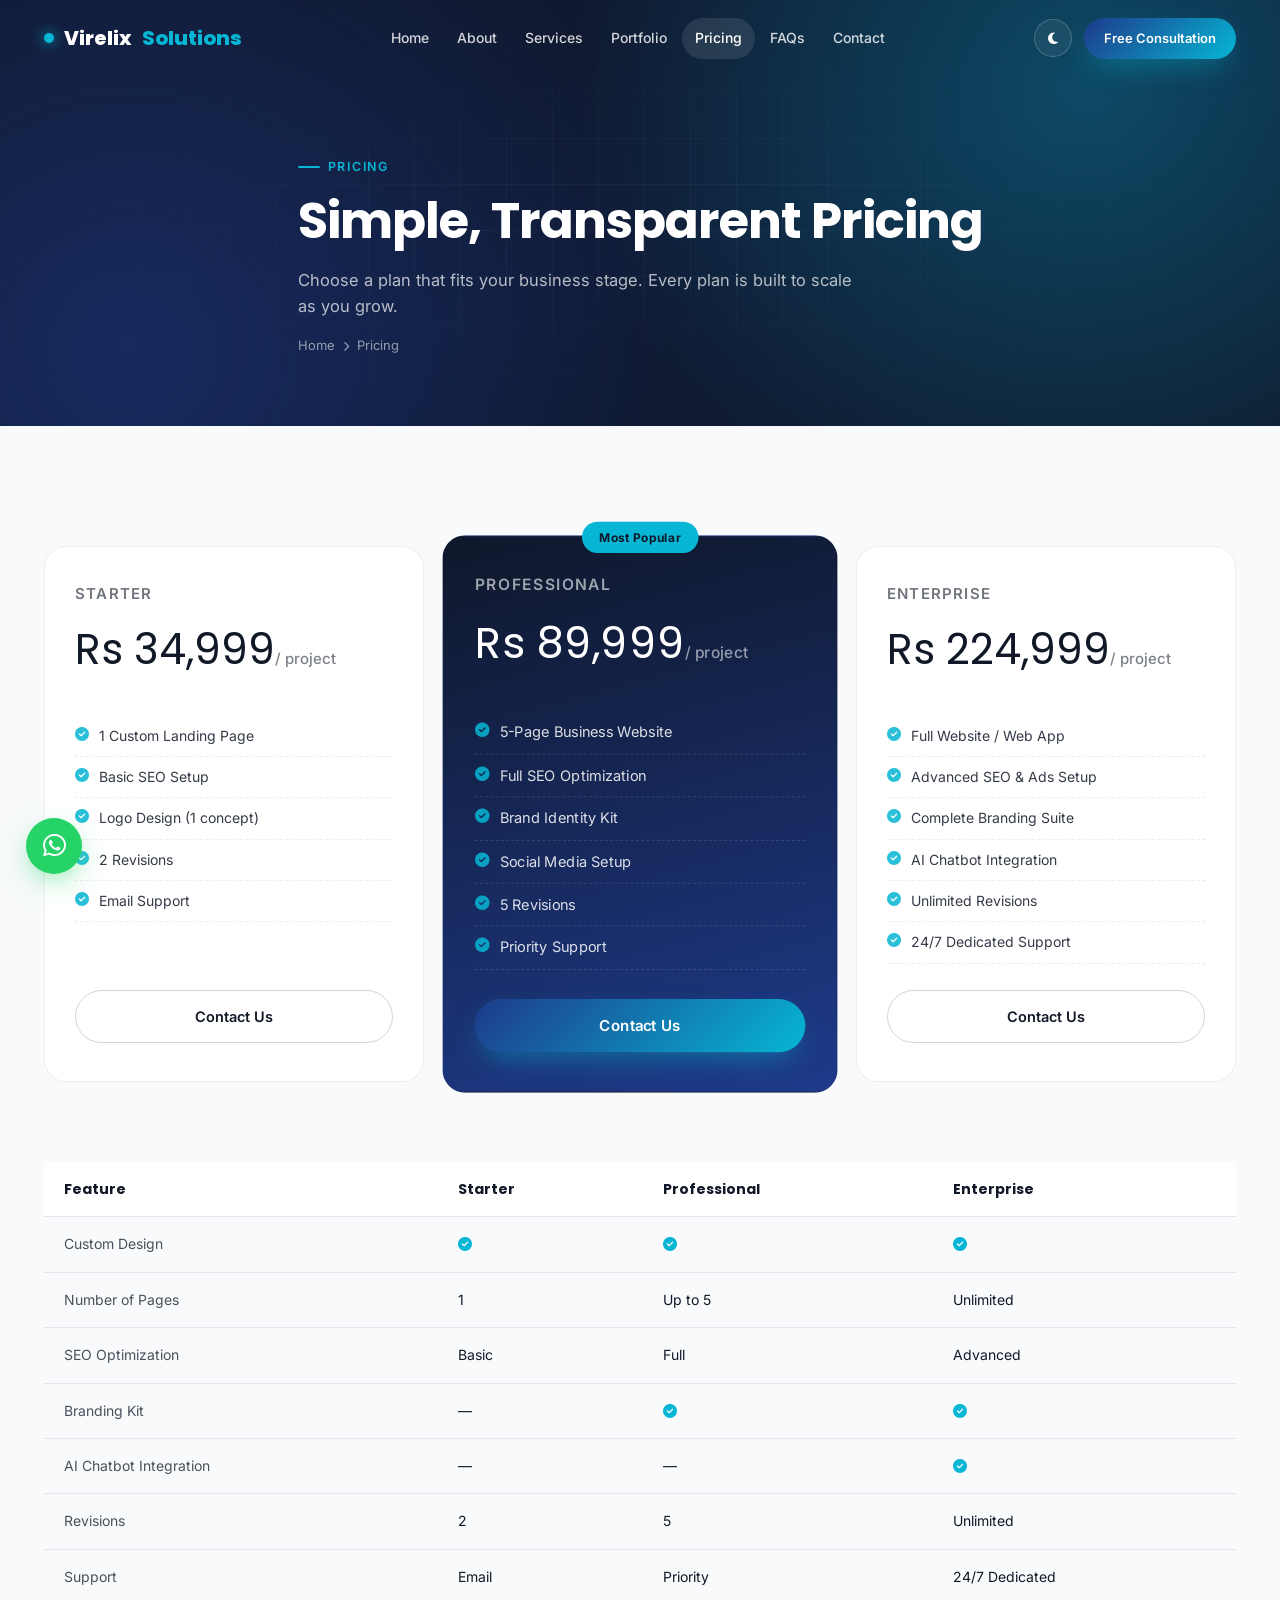
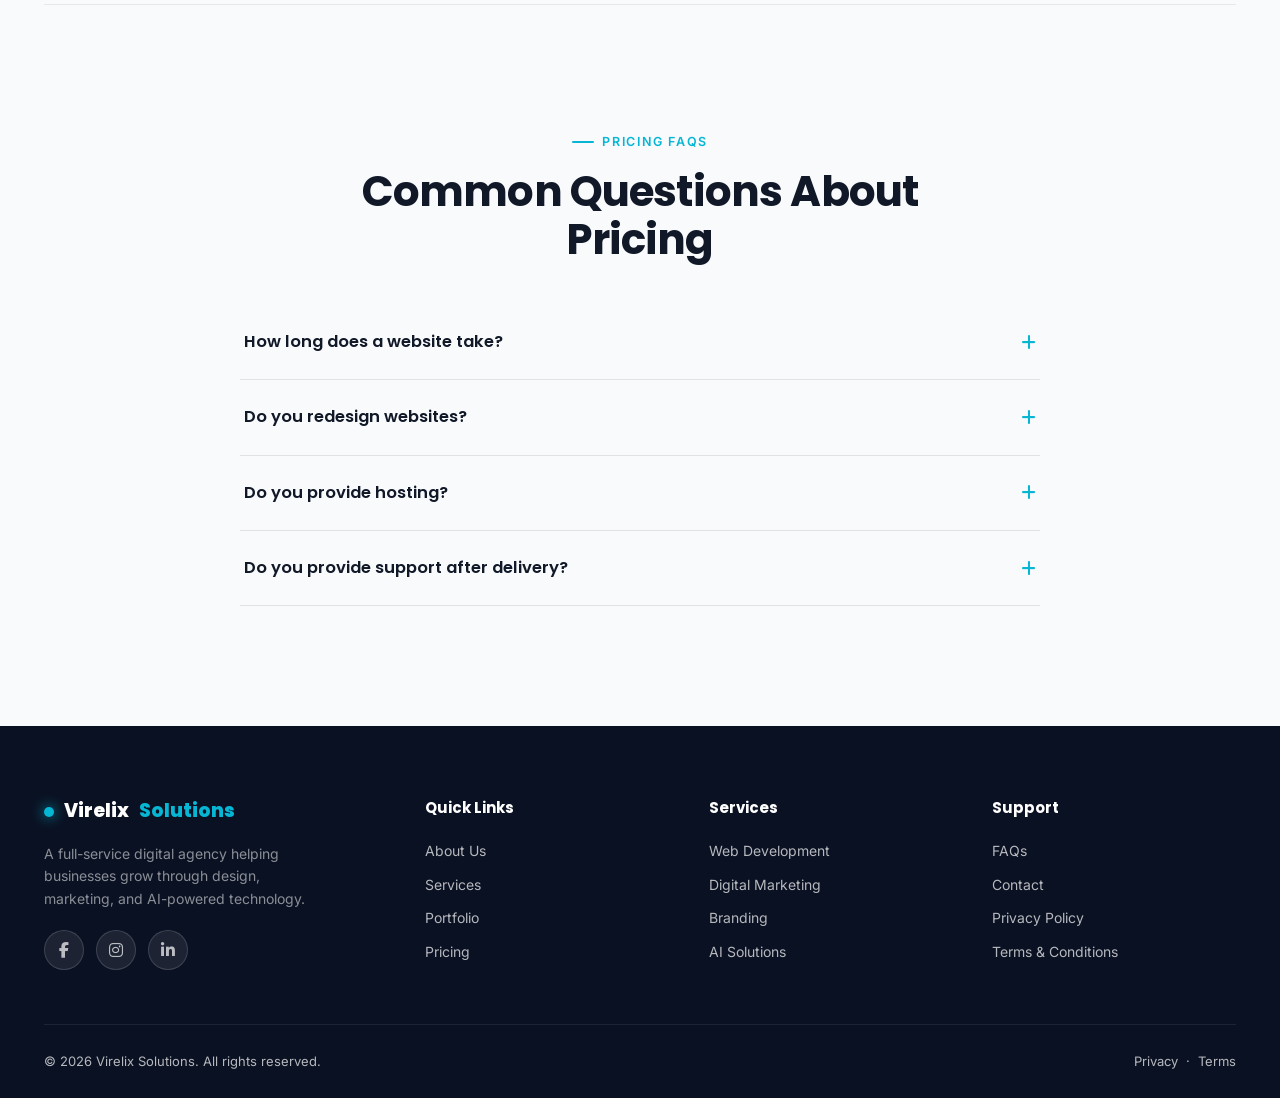
<file: pricing.html>
<!DOCTYPE html>
<html lang="en">
<head>
<meta charset="UTF-8">
<meta name="viewport" content="width=device-width, initial-scale=1.0">
<title>Pricing — Virelix Solutions</title>
<meta name="description" content="See Virelix Solutions's pricing plans for web design, branding, marketing, and AI automation services.">
<link rel="preconnect" href="https://fonts.googleapis.com">
<link href="https://fonts.googleapis.com/css2?family=Poppins:wght@500;600;700;800&family=Inter:wght@400;500;600&display=swap" rel="stylesheet">
<link rel="stylesheet" href="https://cdnjs.cloudflare.com/ajax/libs/font-awesome/6.5.1/css/all.min.css">
<link rel="stylesheet" href="assets/style.css">

</head>
<body data-theme="light" data-page="pricing">
<div id="loader"><div class="loader-ring"></div></div>
<nav id="navbar">
  <div class="container nav-inner">
    <a href="index.html" class="logo"><span class="dot"></span>Virelix<span style="color:#06B6D4"> Solutions</span></a>
    <div class="nav-links">
      <a href="index.html" data-nav="home" class="">Home</a><a href="about.html" data-nav="about" class="">About</a><a href="services.html" data-nav="services" class="">Services</a><a href="portfolio.html" data-nav="portfolio" class="">Portfolio</a><a href="pricing.html" data-nav="pricing" class="active">Pricing</a><a href="faq.html" data-nav="faq" class="">FAQs</a><a href="contact.html" data-nav="contact" class="">Contact</a>
    </div>
    <div class="nav-actions">
      <button class="theme-toggle" id="themeToggle" aria-label="Toggle dark mode"><i class="fa-solid fa-moon"></i></button>
      <a href="contact.html" class="btn btn-primary btn-sm">Free Consultation</a>
      <button class="burger" id="burgerBtn" aria-label="Open menu"><i class="fa-solid fa-bars"></i></button>
    </div>
  </div>
</nav>
<div class="overlay" id="overlay"></div>
<div class="mobile-menu" id="mobileMenu">
  <button class="menu-close" id="menuClose"><i class="fa-solid fa-xmark"></i></button>
  <a href="index.html" data-nav="home" class="">Home</a><a href="about.html" data-nav="about" class="">About</a><a href="services.html" data-nav="services" class="">Services</a><a href="portfolio.html" data-nav="portfolio" class="">Portfolio</a><a href="pricing.html" data-nav="pricing" class="active">Pricing</a><a href="faq.html" data-nav="faq" class="">FAQs</a><a href="contact.html" data-nav="contact" class="">Contact</a>
</div>

<section class="page-hero">
  <div class="grid-overlay"></div>
  <div class="container">
    <div class="eyebrow">Pricing</div>
    <h1>Simple, Transparent Pricing</h1>
    <p class="lead">Choose a plan that fits your business stage. Every plan is built to scale as you grow.</p>
    <div class="breadcrumb"><a href="index.html">Home</a><i class="fa-solid fa-chevron-right" style="font-size:10px;"></i><span>Pricing</span></div>
  </div>
</section>

<section class="pricing-section">
  <div class="container">
    <div class="pricing-grid" id="pricingGrid"></div>

    <div class="compare-wrap reveal">
      <table class="compare-table">
        <thead>
          <tr><th>Feature</th><th>Starter</th><th>Professional</th><th>Enterprise</th></tr>
        </thead>
        <tbody>
          <tr><td>Custom Design</td><td><i class="fa-solid fa-circle-check"></i></td><td><i class="fa-solid fa-circle-check"></i></td><td><i class="fa-solid fa-circle-check"></i></td></tr>
          <tr><td>Number of Pages</td><td>1</td><td>Up to 5</td><td>Unlimited</td></tr>
          <tr><td>SEO Optimization</td><td>Basic</td><td>Full</td><td>Advanced</td></tr>
          <tr><td>Branding Kit</td><td>—</td><td><i class="fa-solid fa-circle-check"></i></td><td><i class="fa-solid fa-circle-check"></i></td></tr>
          <tr><td>AI Chatbot Integration</td><td>—</td><td>—</td><td><i class="fa-solid fa-circle-check"></i></td></tr>
          <tr><td>Revisions</td><td>2</td><td>5</td><td>Unlimited</td></tr>
          <tr><td>Support</td><td>Email</td><td>Priority</td><td>24/7 Dedicated</td></tr>
        </tbody>
      </table>
    </div>
  </div>
</section>

<section id="faq" style="padding-top:0;">
  <div class="container">
    <div class="section-head reveal" style="margin:0 auto 40px;text-align:center;">
      <div class="eyebrow" style="justify-content:center;">Pricing FAQs</div>
      <h2>Common Questions About Pricing</h2>
    </div>
    <div class="faq-wrap" id="faqWrap" data-limit="4"></div>
  </div>
</section>

<footer>
  <div class="container">
    <div class="footer-grid">
      <div class="footer-about">
        <a href="index.html" class="logo" style="font-size:19px;"><span class="dot"></span>Virelix<span style="color:#06B6D4"> Solutions</span></a>
        <p>A full-service digital agency helping businesses grow through design, marketing, and AI-powered technology.</p>
        <div class="social-row">
          <a href="#"><i class="fa-brands fa-facebook-f"></i></a>
          <a href="#"><i class="fa-brands fa-instagram"></i></a>
          <a href="#"><i class="fa-brands fa-linkedin-in"></i></a>
        </div>
      </div>
      <div>
        <h5>Quick Links</h5>
        <ul>
          <li><a href="about.html">About Us</a></li>
          <li><a href="services.html">Services</a></li>
          <li><a href="portfolio.html">Portfolio</a></li>
          <li><a href="pricing.html">Pricing</a></li>
        </ul>
      </div>
      <div>
        <h5>Services</h5>
        <ul>
          <li><a href="services.html">Web Development</a></li>
          <li><a href="services.html">Digital Marketing</a></li>
          <li><a href="services.html">Branding</a></li>
          <li><a href="services.html">AI Solutions</a></li>
        </ul>
      </div>
      <div>
        <h5>Support</h5>
        <ul>
          <li><a href="faq.html">FAQs</a></li>
          <li><a href="contact.html">Contact</a></li>
          <li><a href="privacy.html">Privacy Policy</a></li>
          <li><a href="terms.html">Terms &amp; Conditions</a></li>
        </ul>
      </div>
    </div>
    <div class="footer-bottom">
      <span>© 2026 Virelix Solutions. All rights reserved.</span>
      <span><a href="privacy.html">Privacy</a> &nbsp;·&nbsp; <a href="terms.html">Terms</a></span>
    </div>
  </div>
</footer>
<a href="https://wa.me/923497098640" target="_blank" id="whatsapp-btn" aria-label="Chat on WhatsApp"><i class="fa-brands fa-whatsapp"></i></a>
<button id="top-btn" aria-label="Back to top"><i class="fa-solid fa-arrow-up"></i></button>
<script src="assets/script.js"></script>
</body>
</html>
</file>
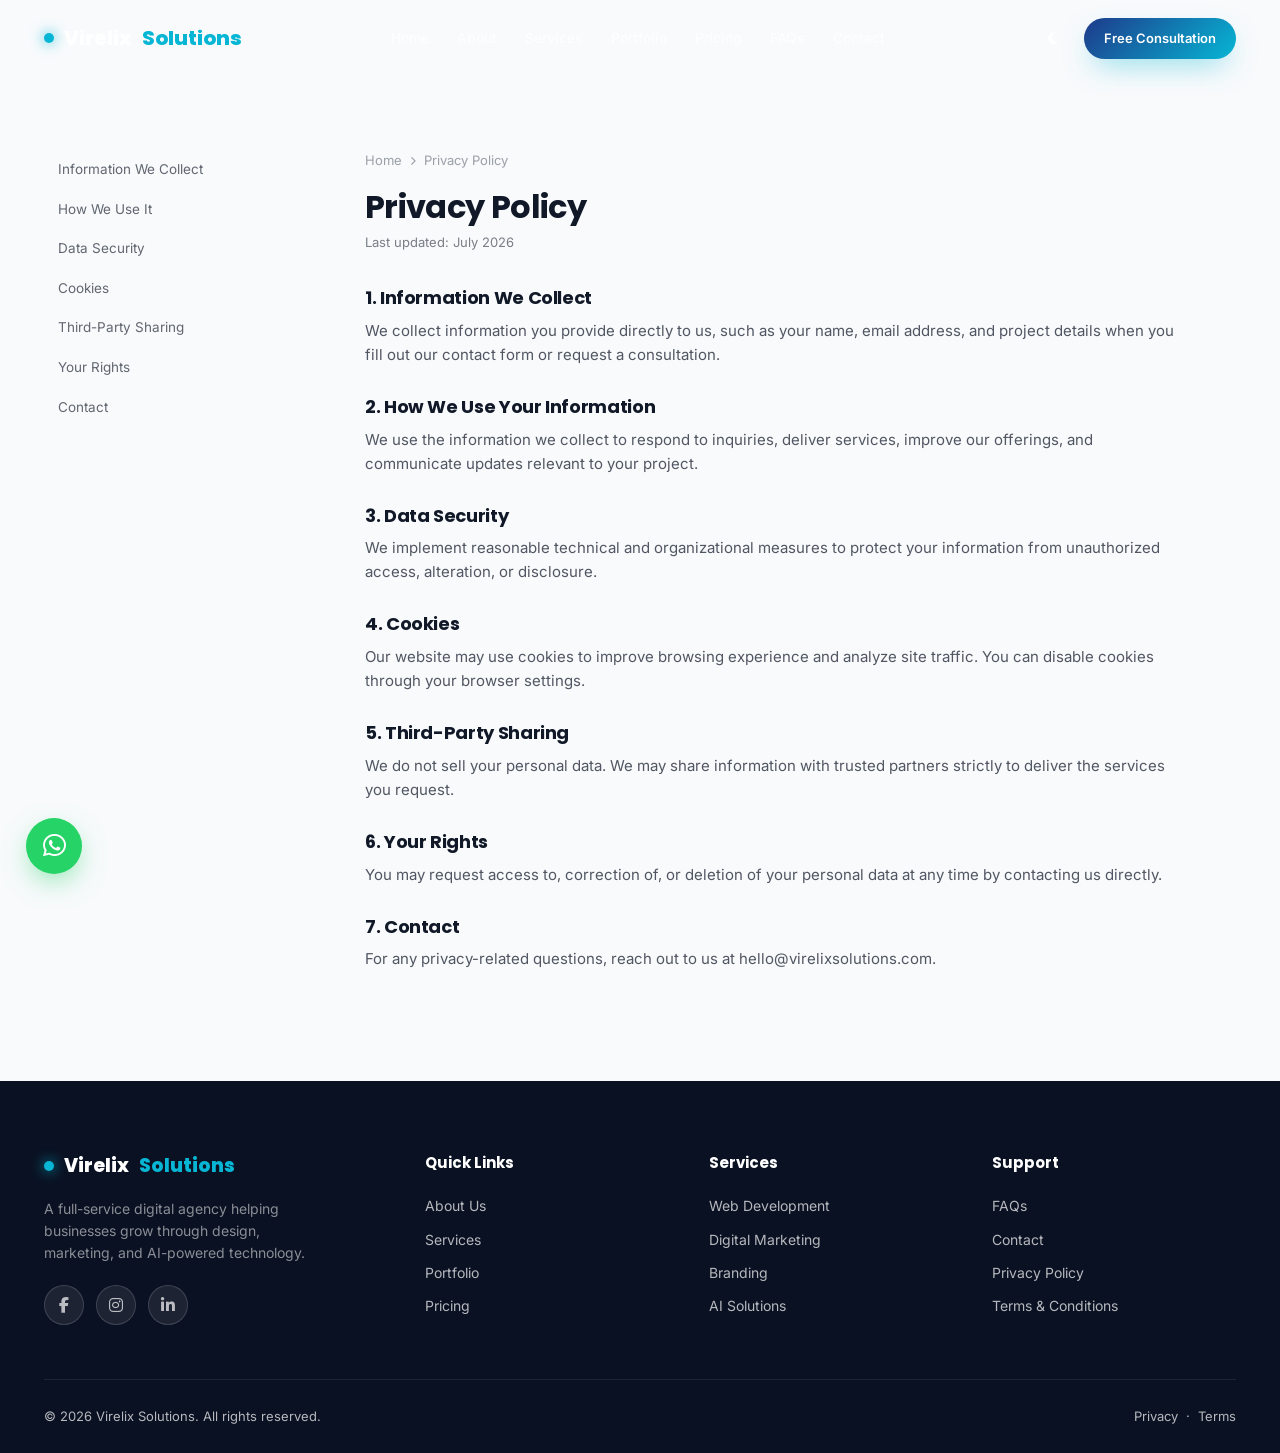
<file: privacy.html>
<!DOCTYPE html>
<html lang="en">
<head>
<meta charset="UTF-8">
<meta name="viewport" content="width=device-width, initial-scale=1.0">
<title>Privacy Policy — Virelix Solutions</title>
<meta name="description" content="Read Virelix Solutions's privacy policy to understand how we collect, use, and protect your information.">
<link rel="preconnect" href="https://fonts.googleapis.com">
<link href="https://fonts.googleapis.com/css2?family=Poppins:wght@500;600;700;800&family=Inter:wght@400;500;600&display=swap" rel="stylesheet">
<link rel="stylesheet" href="https://cdnjs.cloudflare.com/ajax/libs/font-awesome/6.5.1/css/all.min.css">
<link rel="stylesheet" href="assets/style.css">

</head>
<body data-theme="light" data-page="privacy">
<div id="loader"><div class="loader-ring"></div></div>
<nav id="navbar">
  <div class="container nav-inner">
    <a href="index.html" class="logo"><span class="dot"></span>Virelix<span style="color:#06B6D4"> Solutions</span></a>
    <div class="nav-links">
      <a href="index.html" data-nav="home" class="">Home</a><a href="about.html" data-nav="about" class="">About</a><a href="services.html" data-nav="services" class="">Services</a><a href="portfolio.html" data-nav="portfolio" class="">Portfolio</a><a href="pricing.html" data-nav="pricing" class="">Pricing</a><a href="faq.html" data-nav="faq" class="">FAQs</a><a href="contact.html" data-nav="contact" class="">Contact</a>
    </div>
    <div class="nav-actions">
      <button class="theme-toggle" id="themeToggle" aria-label="Toggle dark mode"><i class="fa-solid fa-moon"></i></button>
      <a href="contact.html" class="btn btn-primary btn-sm">Free Consultation</a>
      <button class="burger" id="burgerBtn" aria-label="Open menu"><i class="fa-solid fa-bars"></i></button>
    </div>
  </div>
</nav>
<div class="overlay" id="overlay"></div>
<div class="mobile-menu" id="mobileMenu">
  <button class="menu-close" id="menuClose"><i class="fa-solid fa-xmark"></i></button>
  <a href="index.html" data-nav="home" class="">Home</a><a href="about.html" data-nav="about" class="">About</a><a href="services.html" data-nav="services" class="">Services</a><a href="portfolio.html" data-nav="portfolio" class="">Portfolio</a><a href="pricing.html" data-nav="pricing" class="">Pricing</a><a href="faq.html" data-nav="faq" class="">FAQs</a><a href="contact.html" data-nav="contact" class="">Contact</a>
</div>

<section class="legal-section">
  <div class="container legal-layout">
    <aside class="legal-nav reveal">
      <a href="#s1">Information We Collect</a>
      <a href="#s2">How We Use It</a>
      <a href="#s3">Data Security</a>
      <a href="#s4">Cookies</a>
      <a href="#s5">Third-Party Sharing</a>
      <a href="#s6">Your Rights</a>
      <a href="#s7">Contact</a>
    </aside>
    <div class="legal-wrap reveal">
      <div class="breadcrumb" style="color:rgba(15,23,42,.4);margin-top:0;margin-bottom:18px;"><a href="index.html">Home</a><i class="fa-solid fa-chevron-right" style="font-size:9px;"></i><span>Privacy Policy</span></div>
      <h1>Privacy Policy</h1>
      <p class="updated">Last updated: July 2026</p>
      <h3 id="s1">1. Information We Collect</h3>
      <p>We collect information you provide directly to us, such as your name, email address, and project details when you fill out our contact form or request a consultation.</p>
      <h3 id="s2">2. How We Use Your Information</h3>
      <p>We use the information we collect to respond to inquiries, deliver services, improve our offerings, and communicate updates relevant to your project.</p>
      <h3 id="s3">3. Data Security</h3>
      <p>We implement reasonable technical and organizational measures to protect your information from unauthorized access, alteration, or disclosure.</p>
      <h3 id="s4">4. Cookies</h3>
      <p>Our website may use cookies to improve browsing experience and analyze site traffic. You can disable cookies through your browser settings.</p>
      <h3 id="s5">5. Third-Party Sharing</h3>
      <p>We do not sell your personal data. We may share information with trusted partners strictly to deliver the services you request.</p>
      <h3 id="s6">6. Your Rights</h3>
      <p>You may request access to, correction of, or deletion of your personal data at any time by contacting us directly.</p>
      <h3 id="s7">7. Contact</h3>
      <p>For any privacy-related questions, reach out to us at hello@virelixsolutions.com.</p>
    </div>
  </div>
</section>

<footer>
  <div class="container">
    <div class="footer-grid">
      <div class="footer-about">
        <a href="index.html" class="logo" style="font-size:19px;"><span class="dot"></span>Virelix<span style="color:#06B6D4"> Solutions</span></a>
        <p>A full-service digital agency helping businesses grow through design, marketing, and AI-powered technology.</p>
        <div class="social-row">
          <a href="#"><i class="fa-brands fa-facebook-f"></i></a>
          <a href="#"><i class="fa-brands fa-instagram"></i></a>
          <a href="#"><i class="fa-brands fa-linkedin-in"></i></a>
        </div>
      </div>
      <div>
        <h5>Quick Links</h5>
        <ul>
          <li><a href="about.html">About Us</a></li>
          <li><a href="services.html">Services</a></li>
          <li><a href="portfolio.html">Portfolio</a></li>
          <li><a href="pricing.html">Pricing</a></li>
        </ul>
      </div>
      <div>
        <h5>Services</h5>
        <ul>
          <li><a href="services.html">Web Development</a></li>
          <li><a href="services.html">Digital Marketing</a></li>
          <li><a href="services.html">Branding</a></li>
          <li><a href="services.html">AI Solutions</a></li>
        </ul>
      </div>
      <div>
        <h5>Support</h5>
        <ul>
          <li><a href="faq.html">FAQs</a></li>
          <li><a href="contact.html">Contact</a></li>
          <li><a href="privacy.html">Privacy Policy</a></li>
          <li><a href="terms.html">Terms &amp; Conditions</a></li>
        </ul>
      </div>
    </div>
    <div class="footer-bottom">
      <span>© 2026 Virelix Solutions. All rights reserved.</span>
      <span><a href="privacy.html">Privacy</a> &nbsp;·&nbsp; <a href="terms.html">Terms</a></span>
    </div>
  </div>
</footer>
<a href="https://wa.me/923497098640" target="_blank" id="whatsapp-btn" aria-label="Chat on WhatsApp"><i class="fa-brands fa-whatsapp"></i></a>
<button id="top-btn" aria-label="Back to top"><i class="fa-solid fa-arrow-up"></i></button>
<script src="assets/script.js"></script>
</body>
</html>
</file>
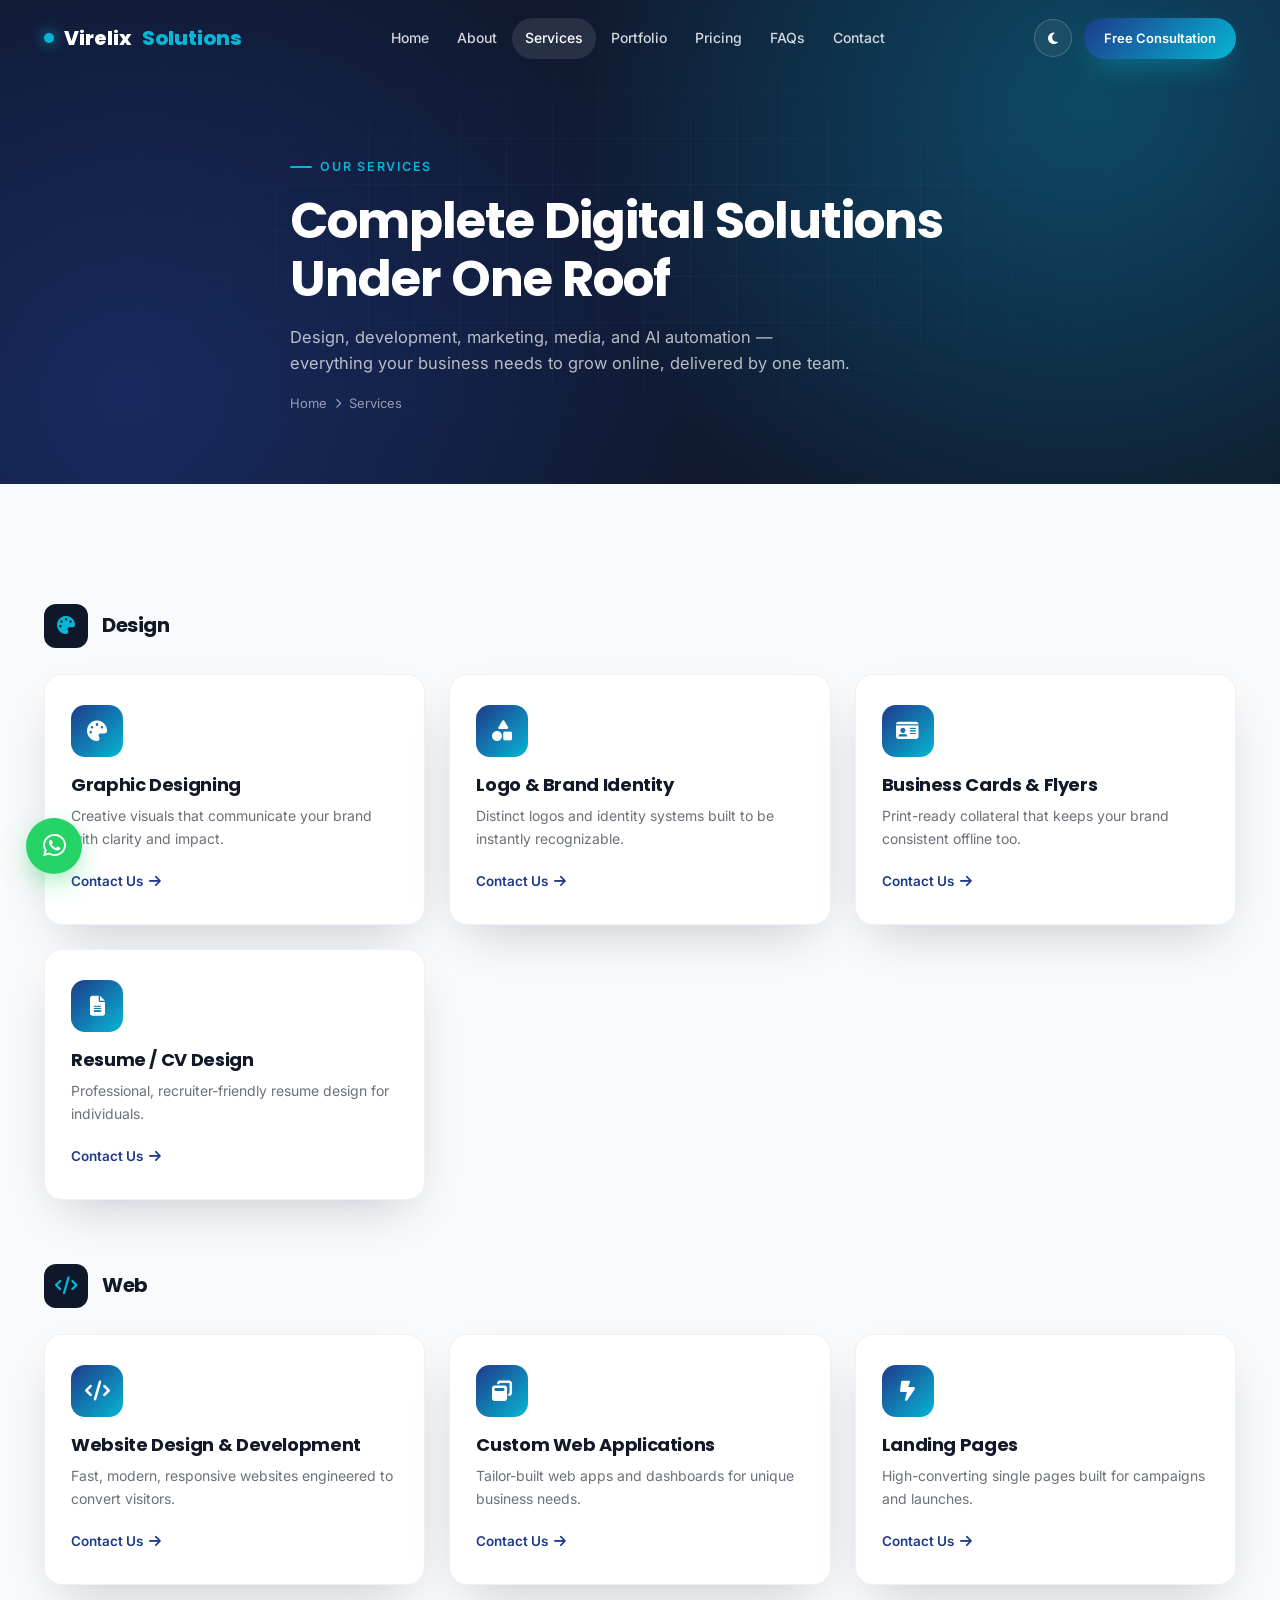
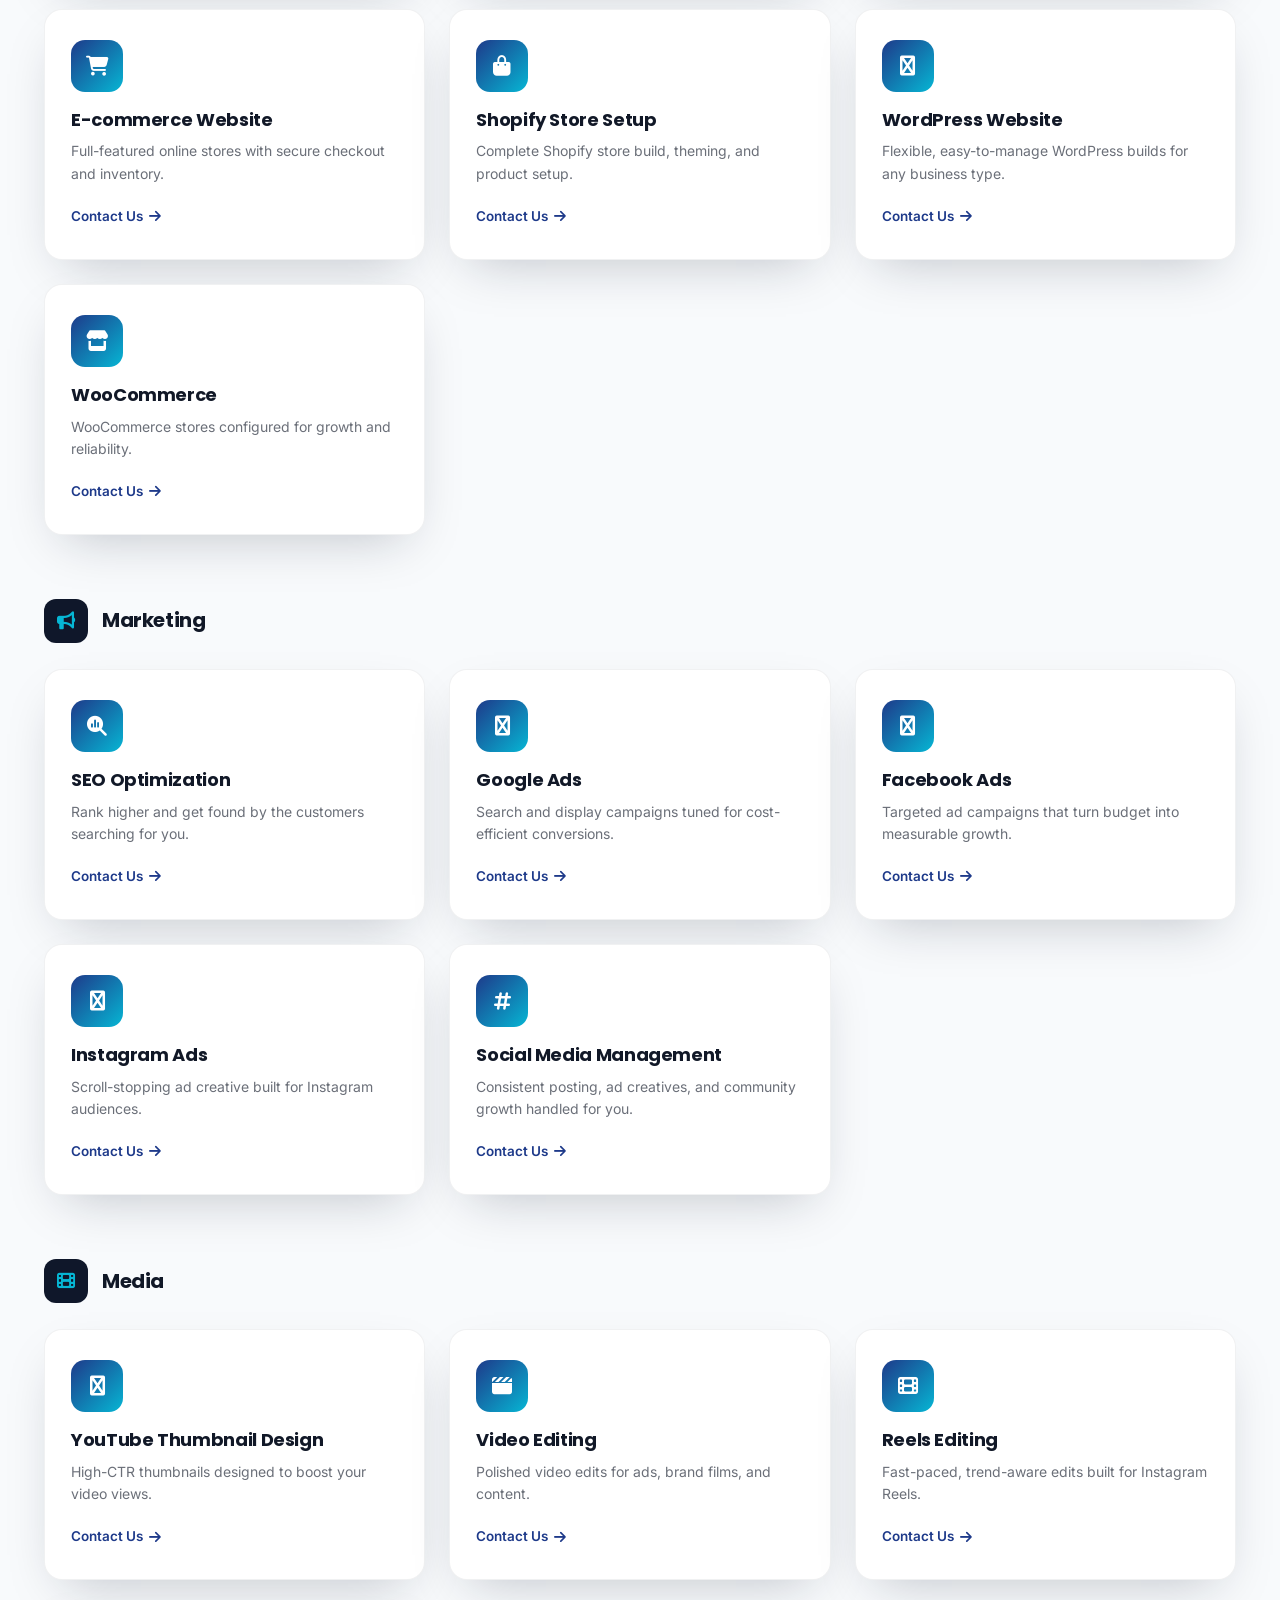
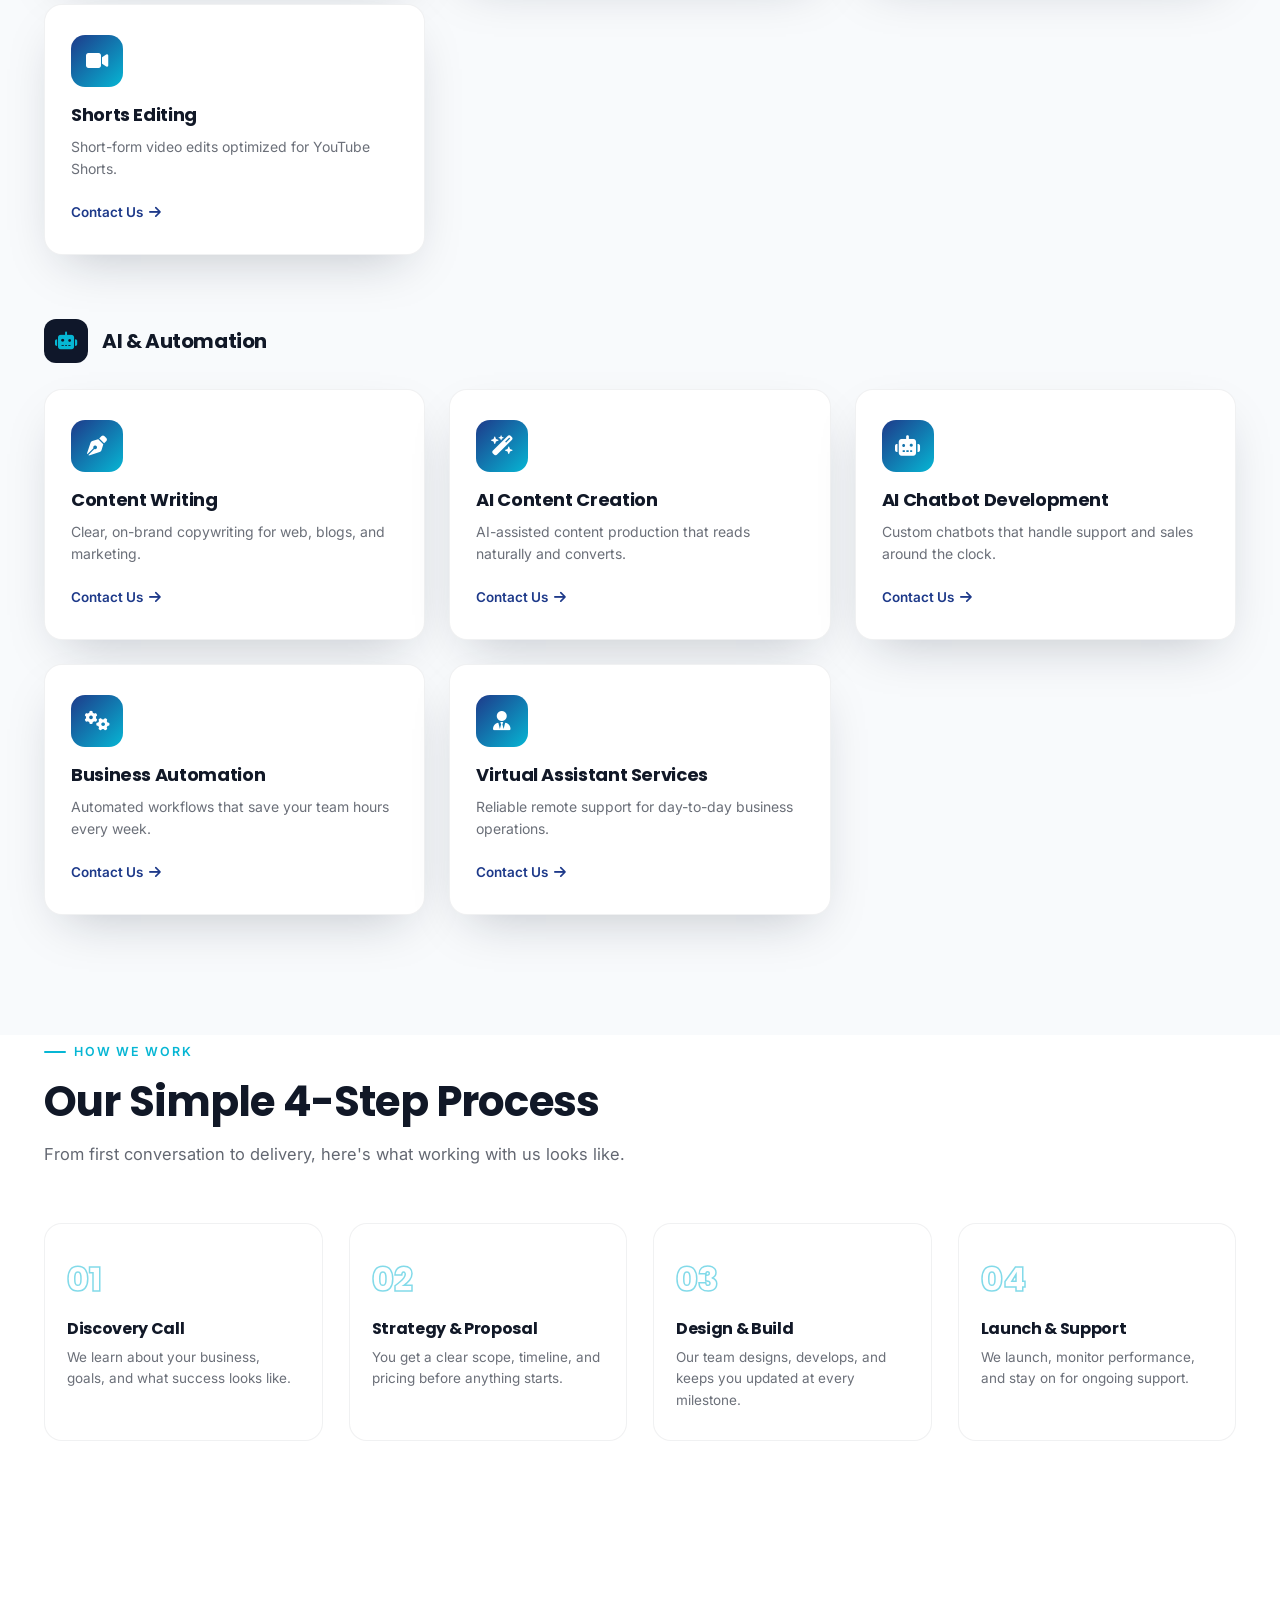
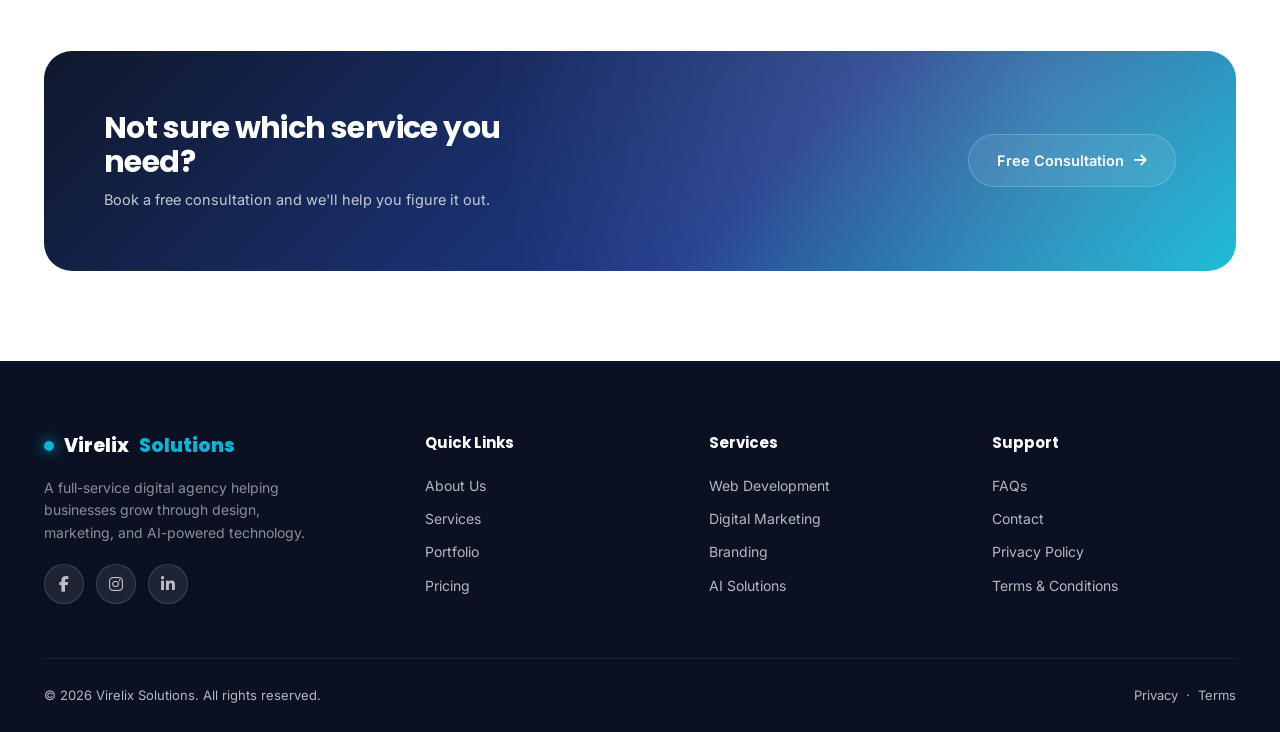
<file: services.html>
<!DOCTYPE html>
<html lang="en">
<head>
<meta charset="UTF-8">
<meta name="viewport" content="width=device-width, initial-scale=1.0">
<title>Services — Virelix Solutions</title>
<meta name="description" content="Explore Virelix Solutions's full range of services: design, web development, marketing, video, and AI automation.">
<link rel="preconnect" href="https://fonts.googleapis.com">
<link href="https://fonts.googleapis.com/css2?family=Poppins:wght@500;600;700;800&family=Inter:wght@400;500;600&display=swap" rel="stylesheet">
<link rel="stylesheet" href="https://cdnjs.cloudflare.com/ajax/libs/font-awesome/6.5.1/css/all.min.css">
<link rel="stylesheet" href="assets/style.css">

</head>
<body data-theme="light" data-page="services">
<div id="loader"><div class="loader-ring"></div></div>
<nav id="navbar">
  <div class="container nav-inner">
    <a href="index.html" class="logo"><span class="dot"></span>Virelix<span style="color:#06B6D4"> Solutions</span></a>
    <div class="nav-links">
      <a href="index.html" data-nav="home" class="">Home</a><a href="about.html" data-nav="about" class="">About</a><a href="services.html" data-nav="services" class="active">Services</a><a href="portfolio.html" data-nav="portfolio" class="">Portfolio</a><a href="pricing.html" data-nav="pricing" class="">Pricing</a><a href="faq.html" data-nav="faq" class="">FAQs</a><a href="contact.html" data-nav="contact" class="">Contact</a>
    </div>
    <div class="nav-actions">
      <button class="theme-toggle" id="themeToggle" aria-label="Toggle dark mode"><i class="fa-solid fa-moon"></i></button>
      <a href="contact.html" class="btn btn-primary btn-sm">Free Consultation</a>
      <button class="burger" id="burgerBtn" aria-label="Open menu"><i class="fa-solid fa-bars"></i></button>
    </div>
  </div>
</nav>
<div class="overlay" id="overlay"></div>
<div class="mobile-menu" id="mobileMenu">
  <button class="menu-close" id="menuClose"><i class="fa-solid fa-xmark"></i></button>
  <a href="index.html" data-nav="home" class="">Home</a><a href="about.html" data-nav="about" class="">About</a><a href="services.html" data-nav="services" class="active">Services</a><a href="portfolio.html" data-nav="portfolio" class="">Portfolio</a><a href="pricing.html" data-nav="pricing" class="">Pricing</a><a href="faq.html" data-nav="faq" class="">FAQs</a><a href="contact.html" data-nav="contact" class="">Contact</a>
</div>

<section class="page-hero">
  <div class="grid-overlay"></div>
  <div class="container">
    <div class="eyebrow">Our Services</div>
    <h1>Complete Digital Solutions Under One Roof</h1>
    <p class="lead">Design, development, marketing, media, and AI automation — everything your business needs to grow online, delivered by one team.</p>
    <div class="breadcrumb"><a href="index.html">Home</a><i class="fa-solid fa-chevron-right" style="font-size:10px;"></i><span>Services</span></div>
  </div>
</section>

<section class="services-section">
  <div class="container" id="servicesByCategory"></div>
</section>

<section class="services-section" style="padding-top:0;background:var(--white);">
  <div class="container">
    <div class="section-head reveal">
      <div class="eyebrow">How We Work</div>
      <h2>Our Simple 4-Step Process</h2>
      <p>From first conversation to delivery, here's what working with us looks like.</p>
    </div>
    <div class="process-grid">
      <div class="process-step reveal"><div class="step-num">01</div><h4>Discovery Call</h4><p>We learn about your business, goals, and what success looks like.</p></div>
      <div class="process-step reveal"><div class="step-num">02</div><h4>Strategy & Proposal</h4><p>You get a clear scope, timeline, and pricing before anything starts.</p></div>
      <div class="process-step reveal"><div class="step-num">03</div><h4>Design & Build</h4><p>Our team designs, develops, and keeps you updated at every milestone.</p></div>
      <div class="process-step reveal"><div class="step-num">04</div><h4>Launch & Support</h4><p>We launch, monitor performance, and stay on for ongoing support.</p></div>
    </div>
  </div>
</section>

<section class="cta-band">
  <div class="container">
    <div class="cta-inner reveal">
      <div><h3>Not sure which service you need?</h3><p>Book a free consultation and we'll help you figure it out.</p></div>
      <a href="contact.html" class="btn btn-ghost">Free Consultation <i class="fa-solid fa-arrow-right"></i></a>
    </div>
  </div>
</section>

<footer>
  <div class="container">
    <div class="footer-grid">
      <div class="footer-about">
        <a href="index.html" class="logo" style="font-size:19px;"><span class="dot"></span>Virelix<span style="color:#06B6D4"> Solutions</span></a>
        <p>A full-service digital agency helping businesses grow through design, marketing, and AI-powered technology.</p>
        <div class="social-row">
          <a href="#"><i class="fa-brands fa-facebook-f"></i></a>
          <a href="#"><i class="fa-brands fa-instagram"></i></a>
          <a href="#"><i class="fa-brands fa-linkedin-in"></i></a>
        </div>
      </div>
      <div>
        <h5>Quick Links</h5>
        <ul>
          <li><a href="about.html">About Us</a></li>
          <li><a href="services.html">Services</a></li>
          <li><a href="portfolio.html">Portfolio</a></li>
          <li><a href="pricing.html">Pricing</a></li>
        </ul>
      </div>
      <div>
        <h5>Services</h5>
        <ul>
          <li><a href="services.html">Web Development</a></li>
          <li><a href="services.html">Digital Marketing</a></li>
          <li><a href="services.html">Branding</a></li>
          <li><a href="services.html">AI Solutions</a></li>
        </ul>
      </div>
      <div>
        <h5>Support</h5>
        <ul>
          <li><a href="faq.html">FAQs</a></li>
          <li><a href="contact.html">Contact</a></li>
          <li><a href="privacy.html">Privacy Policy</a></li>
          <li><a href="terms.html">Terms &amp; Conditions</a></li>
        </ul>
      </div>
    </div>
    <div class="footer-bottom">
      <span>© 2026 Virelix Solutions. All rights reserved.</span>
      <span><a href="privacy.html">Privacy</a> &nbsp;·&nbsp; <a href="terms.html">Terms</a></span>
    </div>
  </div>
</footer>
<a href="https://wa.me/923497098640" target="_blank" id="whatsapp-btn" aria-label="Chat on WhatsApp"><i class="fa-brands fa-whatsapp"></i></a>
<button id="top-btn" aria-label="Back to top"><i class="fa-solid fa-arrow-up"></i></button>
<script src="assets/script.js"></script>
</body>
</html>
</file>
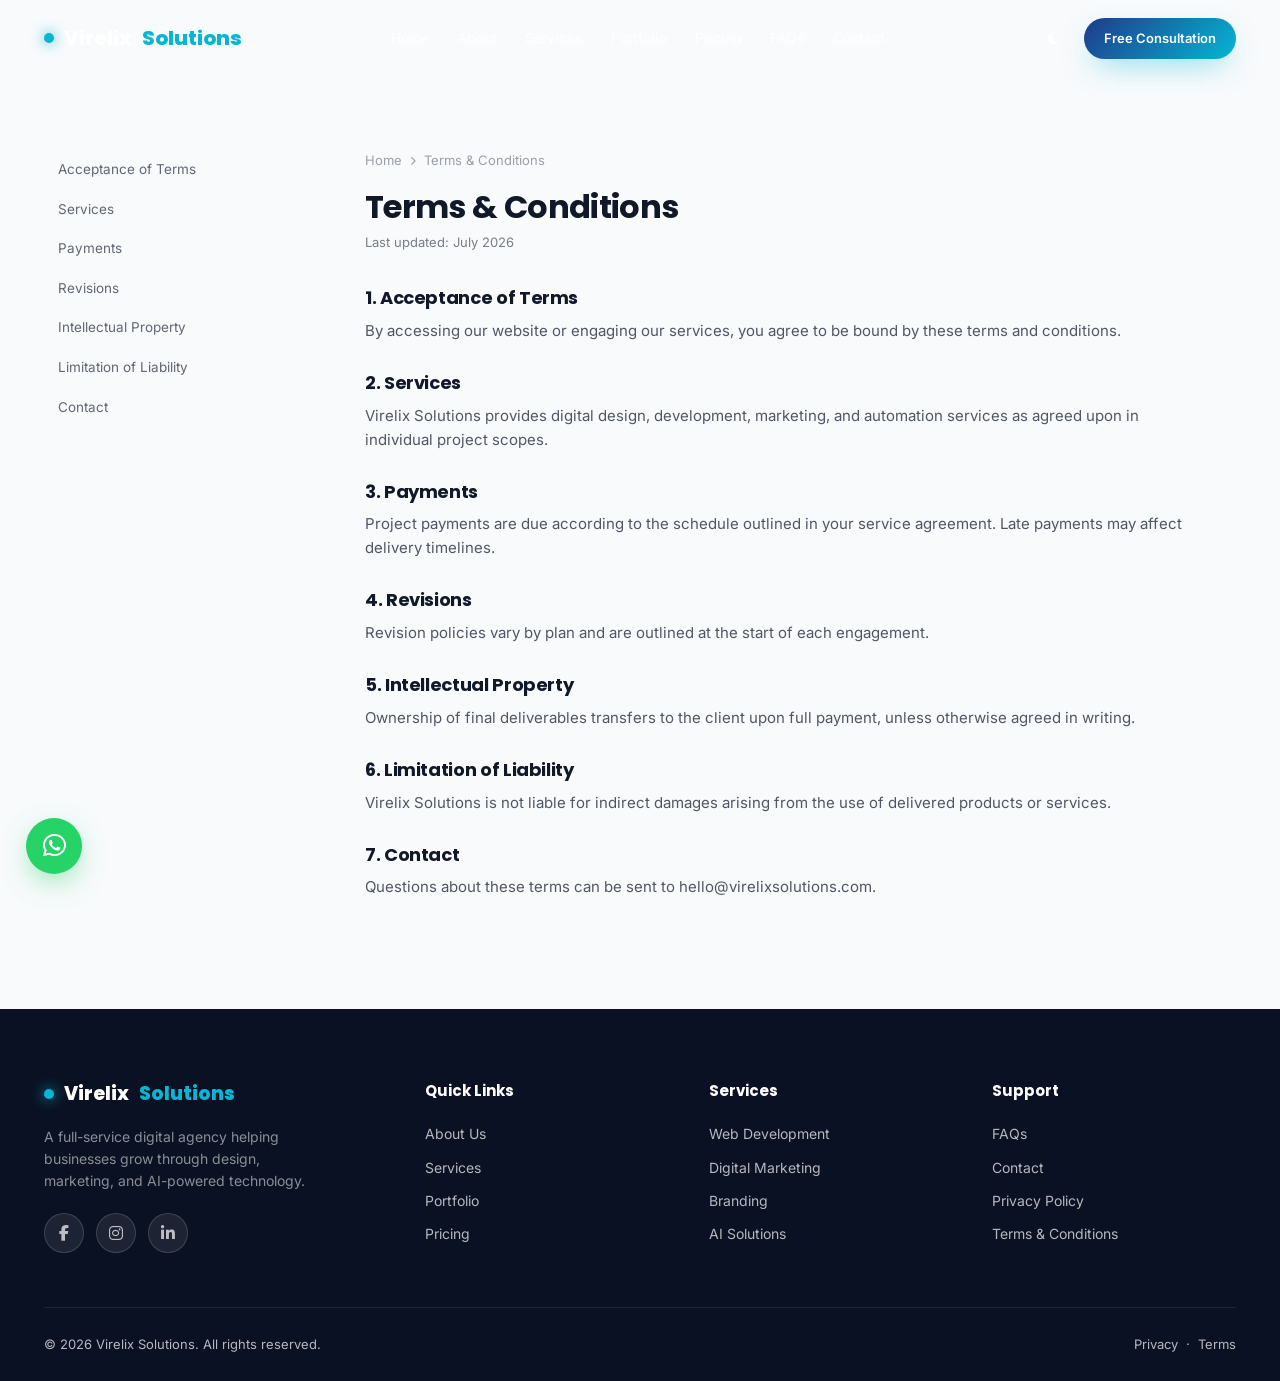
<file: terms.html>
<!DOCTYPE html>
<html lang="en">
<head>
<meta charset="UTF-8">
<meta name="viewport" content="width=device-width, initial-scale=1.0">
<title>Terms & Conditions — Virelix Solutions</title>
<meta name="description" content="Read the terms and conditions for using Virelix Solutions's website and services.">
<link rel="preconnect" href="https://fonts.googleapis.com">
<link href="https://fonts.googleapis.com/css2?family=Poppins:wght@500;600;700;800&family=Inter:wght@400;500;600&display=swap" rel="stylesheet">
<link rel="stylesheet" href="https://cdnjs.cloudflare.com/ajax/libs/font-awesome/6.5.1/css/all.min.css">
<link rel="stylesheet" href="assets/style.css">

</head>
<body data-theme="light" data-page="terms">
<div id="loader"><div class="loader-ring"></div></div>
<nav id="navbar">
  <div class="container nav-inner">
    <a href="index.html" class="logo"><span class="dot"></span>Virelix<span style="color:#06B6D4"> Solutions</span></a>
    <div class="nav-links">
      <a href="index.html" data-nav="home" class="">Home</a><a href="about.html" data-nav="about" class="">About</a><a href="services.html" data-nav="services" class="">Services</a><a href="portfolio.html" data-nav="portfolio" class="">Portfolio</a><a href="pricing.html" data-nav="pricing" class="">Pricing</a><a href="faq.html" data-nav="faq" class="">FAQs</a><a href="contact.html" data-nav="contact" class="">Contact</a>
    </div>
    <div class="nav-actions">
      <button class="theme-toggle" id="themeToggle" aria-label="Toggle dark mode"><i class="fa-solid fa-moon"></i></button>
      <a href="contact.html" class="btn btn-primary btn-sm">Free Consultation</a>
      <button class="burger" id="burgerBtn" aria-label="Open menu"><i class="fa-solid fa-bars"></i></button>
    </div>
  </div>
</nav>
<div class="overlay" id="overlay"></div>
<div class="mobile-menu" id="mobileMenu">
  <button class="menu-close" id="menuClose"><i class="fa-solid fa-xmark"></i></button>
  <a href="index.html" data-nav="home" class="">Home</a><a href="about.html" data-nav="about" class="">About</a><a href="services.html" data-nav="services" class="">Services</a><a href="portfolio.html" data-nav="portfolio" class="">Portfolio</a><a href="pricing.html" data-nav="pricing" class="">Pricing</a><a href="faq.html" data-nav="faq" class="">FAQs</a><a href="contact.html" data-nav="contact" class="">Contact</a>
</div>

<section class="legal-section">
  <div class="container legal-layout">
    <aside class="legal-nav reveal">
      <a href="#t1">Acceptance of Terms</a>
      <a href="#t2">Services</a>
      <a href="#t3">Payments</a>
      <a href="#t4">Revisions</a>
      <a href="#t5">Intellectual Property</a>
      <a href="#t6">Limitation of Liability</a>
      <a href="#t7">Contact</a>
    </aside>
    <div class="legal-wrap reveal">
      <div class="breadcrumb" style="color:rgba(15,23,42,.4);margin-top:0;margin-bottom:18px;"><a href="index.html">Home</a><i class="fa-solid fa-chevron-right" style="font-size:9px;"></i><span>Terms &amp; Conditions</span></div>
      <h1>Terms &amp; Conditions</h1>
      <p class="updated">Last updated: July 2026</p>
      <h3 id="t1">1. Acceptance of Terms</h3>
      <p>By accessing our website or engaging our services, you agree to be bound by these terms and conditions.</p>
      <h3 id="t2">2. Services</h3>
      <p>Virelix Solutions provides digital design, development, marketing, and automation services as agreed upon in individual project scopes.</p>
      <h3 id="t3">3. Payments</h3>
      <p>Project payments are due according to the schedule outlined in your service agreement. Late payments may affect delivery timelines.</p>
      <h3 id="t4">4. Revisions</h3>
      <p>Revision policies vary by plan and are outlined at the start of each engagement.</p>
      <h3 id="t5">5. Intellectual Property</h3>
      <p>Ownership of final deliverables transfers to the client upon full payment, unless otherwise agreed in writing.</p>
      <h3 id="t6">6. Limitation of Liability</h3>
      <p>Virelix Solutions is not liable for indirect damages arising from the use of delivered products or services.</p>
      <h3 id="t7">7. Contact</h3>
      <p>Questions about these terms can be sent to hello@virelixsolutions.com.</p>
    </div>
  </div>
</section>

<footer>
  <div class="container">
    <div class="footer-grid">
      <div class="footer-about">
        <a href="index.html" class="logo" style="font-size:19px;"><span class="dot"></span>Virelix<span style="color:#06B6D4"> Solutions</span></a>
        <p>A full-service digital agency helping businesses grow through design, marketing, and AI-powered technology.</p>
        <div class="social-row">
          <a href="#"><i class="fa-brands fa-facebook-f"></i></a>
          <a href="#"><i class="fa-brands fa-instagram"></i></a>
          <a href="#"><i class="fa-brands fa-linkedin-in"></i></a>
        </div>
      </div>
      <div>
        <h5>Quick Links</h5>
        <ul>
          <li><a href="about.html">About Us</a></li>
          <li><a href="services.html">Services</a></li>
          <li><a href="portfolio.html">Portfolio</a></li>
          <li><a href="pricing.html">Pricing</a></li>
        </ul>
      </div>
      <div>
        <h5>Services</h5>
        <ul>
          <li><a href="services.html">Web Development</a></li>
          <li><a href="services.html">Digital Marketing</a></li>
          <li><a href="services.html">Branding</a></li>
          <li><a href="services.html">AI Solutions</a></li>
        </ul>
      </div>
      <div>
        <h5>Support</h5>
        <ul>
          <li><a href="faq.html">FAQs</a></li>
          <li><a href="contact.html">Contact</a></li>
          <li><a href="privacy.html">Privacy Policy</a></li>
          <li><a href="terms.html">Terms &amp; Conditions</a></li>
        </ul>
      </div>
    </div>
    <div class="footer-bottom">
      <span>© 2026 Virelix Solutions. All rights reserved.</span>
      <span><a href="privacy.html">Privacy</a> &nbsp;·&nbsp; <a href="terms.html">Terms</a></span>
    </div>
  </div>
</footer>
<a href="https://wa.me/923497098640" target="_blank" id="whatsapp-btn" aria-label="Chat on WhatsApp"><i class="fa-brands fa-whatsapp"></i></a>
<button id="top-btn" aria-label="Back to top"><i class="fa-solid fa-arrow-up"></i></button>
<script src="assets/script.js"></script>
</body>
</html>
</file>
<file: assets/style.css>
/* ============ TOKENS ============ */
:root{
  --navy:#0F172A;
  --royal:#1E3A8A;
  --cyan:#06B6D4;
  --bg:#F8FAFC;
  --text:#111827;
  --white:#FFFFFF;
  --navy-glass: rgba(15,23,42,0.65);
  --border-glass: rgba(255,255,255,0.14);
  --radius: 18px;
  --shadow-soft: 0 20px 50px -20px rgba(15,23,42,0.25);
  --shadow-glow: 0 0 0 1px rgba(6,182,212,0.15), 0 20px 60px -15px rgba(6,182,212,0.35);
  --ease: cubic-bezier(.16,.8,.3,1);
}
[data-theme="dark"]{
  --bg:#0B1220;
  --text:#E5E9F0;
  --white:#0F172A;
  --border-glass: rgba(255,255,255,0.08);
}
*{margin:0;padding:0;box-sizing:border-box;}
html{scroll-behavior:smooth;}
body{
  font-family:'Inter',sans-serif;
  background:var(--bg);
  color:var(--text);
  line-height:1.6;
  overflow-x:hidden;
  transition:background .4s var(--ease), color .4s var(--ease);
}
h1,h2,h3,h4{font-family:'Poppins',sans-serif;font-weight:700;line-height:1.15;letter-spacing:-.02em;}
a{text-decoration:none;color:inherit;}
ul{list-style:none;}
img{max-width:100%;display:block;}
.container{max-width:1240px;margin:0 auto;padding:0 24px;}
section{position:relative;}
.eyebrow{
  display:inline-flex;align-items:center;gap:8px;
  font-family:'Inter',sans-serif;font-weight:600;font-size:12.5px;letter-spacing:.14em;text-transform:uppercase;
  color:var(--cyan); margin-bottom:16px;
}
.eyebrow::before{content:"";width:22px;height:2px;background:var(--cyan);border-radius:2px;}
.section-head{max-width:640px;margin-bottom:56px;}
.section-head h2{font-size:clamp(28px,4vw,42px);color:var(--text);}
.section-head p{margin-top:14px;color:var(--text);opacity:.65;font-size:16.5px;}
[data-theme="dark"] .section-head h2, [data-theme="dark"] h1, [data-theme="dark"] h3{color:#F1F5F9;}

/* Buttons */
.btn{
  display:inline-flex;align-items:center;justify-content:center;gap:10px;
  padding:14px 28px;border-radius:999px;font-weight:600;font-size:14.5px;
  cursor:pointer;border:none;transition:transform .35s var(--ease), box-shadow .35s var(--ease), background .35s var(--ease);
  white-space:nowrap;
}
.btn-primary{
  background:linear-gradient(135deg,var(--royal),var(--cyan));
  color:#fff;box-shadow:0 12px 30px -10px rgba(6,182,212,0.55);
}
.btn-primary:hover{transform:translateY(-3px);box-shadow:0 18px 40px -10px rgba(6,182,212,0.7);}
.btn-outline{
  background:transparent;color:var(--text);border:1.5px solid rgba(15,23,42,0.18);
}
[data-theme="dark"] .btn-outline{color:#E5E9F0;border-color:rgba(255,255,255,0.18);}
.btn-outline:hover{border-color:var(--cyan);color:var(--cyan);transform:translateY(-3px);}
.btn-ghost{background:rgba(255,255,255,0.08);color:#fff;border:1px solid rgba(255,255,255,0.2);backdrop-filter:blur(8px);}
.btn-ghost:hover{background:rgba(255,255,255,0.16);transform:translateY(-3px);}
.btn-sm{padding:10px 20px;font-size:13px;}

/* ============ NAVBAR ============ */
#navbar{
  position:fixed;top:0;left:0;right:0;z-index:1000;
  padding:18px 0; transition:all .4s var(--ease);
}
#navbar.scrolled{
  padding:12px 0;
  background:var(--navy-glass);
  backdrop-filter:blur(18px) saturate(160%);
  box-shadow:0 8px 32px -12px rgba(0,0,0,0.35);
}
.nav-inner{display:flex;align-items:center;justify-content:space-between;gap:24px;}
.logo{display:flex;align-items:center;gap:10px;font-family:'Poppins';font-weight:800;font-size:20px;color:#fff;}
.logo .dot{width:10px;height:10px;border-radius:50%;background:var(--cyan);box-shadow:0 0 14px var(--cyan);}
.nav-links{display:flex;align-items:center;gap:2px;flex-wrap:wrap;}
.nav-links a{
  color:rgba(255,255,255,0.82);font-size:14px;font-weight:500;padding:9px 13px;border-radius:999px;
  transition:all .3s var(--ease);
}
.nav-links a:hover, .nav-links a.active{color:#fff;background:rgba(255,255,255,0.1);}
.nav-actions{display:flex;align-items:center;gap:12px;}
.theme-toggle{
  width:38px;height:38px;border-radius:50%;border:1px solid rgba(255,255,255,0.2);
  background:rgba(255,255,255,0.06);color:#fff;display:flex;align-items:center;justify-content:center;
  cursor:pointer;transition:all .3s var(--ease);
}
.theme-toggle:hover{background:rgba(255,255,255,0.16);}
.burger{display:none;width:38px;height:38px;border-radius:50%;border:1px solid rgba(255,255,255,0.2);background:rgba(255,255,255,0.06);color:#fff;cursor:pointer;}

/* ============ PAGE HERO (inner pages) ============ */
.page-hero{
  min-height:46vh;display:flex;align-items:center;
  background:
    radial-gradient(circle at 85% 20%, rgba(6,182,212,0.3), transparent 45%),
    radial-gradient(circle at 10% 80%, rgba(30,58,138,0.5), transparent 45%),
    linear-gradient(160deg,var(--navy) 0%, #101B36 55%, var(--navy) 100%);
  padding:150px 0 70px;position:relative;overflow:hidden;
}
.page-hero .grid-overlay{
  position:absolute;inset:0;
  background-image:linear-gradient(rgba(255,255,255,0.045) 1px, transparent 1px), linear-gradient(90deg, rgba(255,255,255,0.045) 1px, transparent 1px);
  background-size:46px 46px; mask-image:radial-gradient(ellipse at center, black 0%, transparent 72%);
}
.page-hero .container{position:relative;z-index:2;}
.breadcrumb{display:flex;align-items:center;gap:8px;font-size:13px;color:rgba(255,255,255,0.55);margin-top:16px;}
.breadcrumb a:hover{color:var(--cyan);}
.page-hero h1{font-size:clamp(32px,4.6vw,50px);color:#fff;max-width:700px;}
.page-hero p.lead{margin-top:16px;color:rgba(255,255,255,0.7);max-width:560px;font-size:16.5px;}

/* ============ HOME HERO ============ */
#hero{
  min-height:100vh;display:flex;align-items:center;
  background:
    radial-gradient(circle at 82% 18%, rgba(6,182,212,0.35), transparent 45%),
    radial-gradient(circle at 12% 78%, rgba(30,58,138,0.55), transparent 45%),
    linear-gradient(160deg,var(--navy) 0%, #101B36 55%, var(--navy) 100%);
  padding:150px 0 100px;overflow:hidden;
}
#hero .grid-overlay{
  position:absolute;inset:0;
  background-image:linear-gradient(rgba(255,255,255,0.045) 1px, transparent 1px), linear-gradient(90deg, rgba(255,255,255,0.045) 1px, transparent 1px);
  background-size:46px 46px; mask-image:radial-gradient(ellipse at center, black 0%, transparent 72%);
}
.hero-grid{display:grid;grid-template-columns:1.1fr .9fr;gap:60px;align-items:center;position:relative;z-index:2;}
.hero-copy .eyebrow{color:#7DD8EA;}
.hero-copy .eyebrow::before{background:#7DD8EA;}
.hero-copy h1{font-size:clamp(36px,5.2vw,60px);color:#fff;}
.hero-copy h1 span{background:linear-gradient(100deg,#7DD8EA,var(--cyan) 45%,#93C5FD);-webkit-background-clip:text;background-clip:text;color:transparent;}
.hero-copy p{margin-top:22px;font-size:17.5px;color:rgba(255,255,255,0.72);max-width:520px;}
.hero-btns{display:flex;flex-wrap:wrap;gap:14px;margin-top:36px;}
.hero-visual{position:relative;height:460px;}
.orb-card{
  position:absolute;border-radius:20px;background:rgba(255,255,255,0.06);
  border:1px solid var(--border-glass);backdrop-filter:blur(20px);
  box-shadow:0 25px 60px -20px rgba(0,0,0,0.5);padding:20px;color:#fff;
  animation:float 7s ease-in-out infinite;
}
.orb-card h4{font-size:26px;font-family:'Poppins';}
.orb-card span{font-size:12px;opacity:.65;text-transform:uppercase;letter-spacing:.08em;}
.orb-1{top:6%;left:8%;width:190px;animation-delay:0s;}
.orb-2{top:42%;right:2%;width:210px;animation-delay:1.5s;}
.orb-3{bottom:4%;left:20%;width:200px;animation-delay:3s;}
.orb-core{
  position:absolute;top:50%;left:50%;width:260px;height:260px;transform:translate(-50%,-50%);
  border-radius:50%;background:conic-gradient(from 0deg, var(--cyan), var(--royal), var(--cyan));
  filter:blur(2px);opacity:.35;animation:spin 14s linear infinite;
}
@keyframes spin{to{transform:translate(-50%,-50%) rotate(360deg);}}
@keyframes float{0%,100%{transform:translateY(0);}50%{transform:translateY(-16px);}}

.stats-bar{
  position:relative;z-index:2;margin-top:90px;
  display:grid;grid-template-columns:repeat(4,1fr);
  border-radius:24px;overflow:hidden;
  background:rgba(255,255,255,0.05);border:1px solid var(--border-glass);backdrop-filter:blur(20px);
}
.stat{padding:30px 20px;text-align:center;border-right:1px solid var(--border-glass);}
.stat:last-child{border-right:none;}
.stat h3{font-size:clamp(26px,3vw,38px);color:#fff;font-family:'Poppins';}
.stat h3 .cyan{color:var(--cyan);}
.stat p{color:rgba(255,255,255,0.6);font-size:13.5px;margin-top:6px;}

/* small stat strip used on inner pages */
.mini-stats{display:grid;grid-template-columns:repeat(4,1fr);gap:1px;background:rgba(255,255,255,0.1);border-radius:20px;overflow:hidden;margin-top:56px;position:relative;z-index:2;}
.mini-stats .stat{background:rgba(255,255,255,0.04);}

/* ============ ABOUT ============ */
#about, .about-section{padding:120px 0;background:var(--white);}
.about-grid{display:grid;grid-template-columns:.85fr 1.15fr;gap:70px;align-items:center;}
.about-visual{position:relative;border-radius:26px;overflow:hidden;aspect-ratio:4/5;
  background:linear-gradient(160deg,var(--navy),var(--royal));}
.about-visual::after{content:"";position:absolute;inset:0;background:radial-gradient(circle at 70% 20%,rgba(6,182,212,0.5),transparent 60%);}
.about-visual .badge{
  position:absolute;bottom:24px;left:24px;right:24px;padding:18px 20px;border-radius:16px;
  background:rgba(255,255,255,0.1);backdrop-filter:blur(16px);border:1px solid rgba(255,255,255,0.2);color:#fff;
}
.mv-cards{display:grid;grid-template-columns:1fr 1fr;gap:20px;margin-top:32px;}
.mv-card{padding:26px;border-radius:var(--radius);background:var(--bg);border:1px solid rgba(15,23,42,0.06);}
.mv-card i{font-size:22px;color:var(--cyan);margin-bottom:12px;}
.mv-card h4{font-size:17px;margin-bottom:8px;}
.mv-card p{font-size:14px;opacity:.65;}

/* value / team grid (about page) */
.value-grid{display:grid;grid-template-columns:repeat(4,1fr);gap:22px;}
.value-card{padding:28px 24px;border-radius:var(--radius);background:var(--bg);border:1px solid rgba(15,23,42,0.06);transition:transform .35s var(--ease), box-shadow .35s;}
.value-card:hover{transform:translateY(-6px);box-shadow:var(--shadow-soft);}
.value-card i{font-size:22px;color:var(--cyan);margin-bottom:14px;}
.value-card h4{font-size:16px;margin-bottom:8px;}
.value-card p{font-size:13.5px;opacity:.62;}

.team-grid{display:grid;grid-template-columns:repeat(4,1fr);gap:22px;}
.team-card{border-radius:var(--radius);overflow:hidden;background:var(--white);border:1px solid rgba(15,23,42,0.06);transition:transform .35s var(--ease);}
.team-card:hover{transform:translateY(-6px);}
.team-photo{aspect-ratio:1/1;background:linear-gradient(150deg,var(--navy),var(--royal));display:flex;align-items:center;justify-content:center;color:#fff;font-family:'Poppins';font-size:26px;font-weight:700;}
.team-info{padding:18px 20px;}
.team-info h4{font-size:15.5px;}
.team-info span{font-size:12.5px;opacity:.55;}

/* timeline (about page) */
.timeline{position:relative;max-width:760px;margin:0 auto;padding-left:30px;border-left:2px solid rgba(15,23,42,0.1);}
.tl-item{position:relative;padding-bottom:40px;padding-left:26px;}
.tl-item:last-child{padding-bottom:0;}
.tl-item::before{content:"";position:absolute;left:-38px;top:2px;width:14px;height:14px;border-radius:50%;background:var(--cyan);box-shadow:0 0 0 5px rgba(6,182,212,0.18);}
.tl-item h4{font-size:16.5px;margin-bottom:6px;}
.tl-item span{font-size:12.5px;color:var(--cyan);font-weight:600;text-transform:uppercase;letter-spacing:.05em;}
.tl-item p{font-size:14px;opacity:.65;margin-top:6px;}

/* ============ SERVICES ============ */
#services, .services-section{padding:120px 0;background:var(--bg);}
.services-grid{display:grid;grid-template-columns:repeat(3,1fr);gap:24px;}
.service-card{
  padding:30px 26px;border-radius:var(--radius);background:var(--white);
  border:1px solid rgba(15,23,42,0.06);box-shadow:var(--shadow-soft);
  transition:transform .4s var(--ease), box-shadow .4s var(--ease), border-color .4s var(--ease);
  opacity:0;transform:translateY(24px);
}
.service-card.visible{opacity:1;transform:translateY(0);}
.service-card:hover{transform:translateY(-8px);box-shadow:var(--shadow-glow);border-color:rgba(6,182,212,0.35);}
.service-icon{
  width:52px;height:52px;border-radius:14px;display:flex;align-items:center;justify-content:center;
  background:linear-gradient(135deg,var(--royal),var(--cyan));color:#fff;font-size:20px;margin-bottom:18px;
}
.service-card h4{font-size:18px;margin-bottom:10px;}
.service-card p{font-size:14px;opacity:.62;margin-bottom:18px;}
.learn-more{font-size:13.5px;font-weight:600;color:var(--royal);display:inline-flex;align-items:center;gap:6px;}
[data-theme="dark"] .learn-more{color:var(--cyan);}
.learn-more i{transition:transform .3s var(--ease);}
.service-card:hover .learn-more i{transform:translateX(4px);}

/* services page: category groups */
.service-category{margin-bottom:64px;}
.service-category:last-child{margin-bottom:0;}
.cat-head{display:flex;align-items:center;gap:14px;margin-bottom:26px;}
.cat-head .cat-icon{width:44px;height:44px;border-radius:12px;background:var(--navy);color:var(--cyan);display:flex;align-items:center;justify-content:center;font-size:18px;}
.cat-head h3{font-size:20px;}

/* process steps (services page) */
.process-grid{display:grid;grid-template-columns:repeat(4,1fr);gap:26px;position:relative;}
.process-step{text-align:left;padding:28px 22px;border-radius:var(--radius);background:var(--white);border:1px solid rgba(15,23,42,0.06);}
.process-step .step-num{font-family:'Poppins';font-size:34px;font-weight:800;color:transparent;-webkit-text-stroke:1.5px rgba(6,182,212,0.5);margin-bottom:14px;}
.process-step h4{font-size:16px;margin-bottom:8px;}
.process-step p{font-size:13.5px;opacity:.62;}

/* ============ WHY CHOOSE US ============ */
#why, .why-section{padding:110px 0;background:linear-gradient(180deg,var(--navy),#111C36);color:#fff;}
#why .section-head h2, #why .section-head p, .why-section .section-head h2, .why-section .section-head p{color:#fff;}
#why .section-head p, .why-section .section-head p{opacity:.6;}
.why-grid{display:grid;grid-template-columns:repeat(5,1fr);gap:1px;background:rgba(255,255,255,0.08);border-radius:20px;overflow:hidden;}
.why-item{background:#101B36;padding:32px 22px;transition:background .3s;}
.why-item:hover{background:#16223f;}
.why-item i{font-size:20px;color:var(--cyan);margin-bottom:14px;}
.why-item h4{font-size:14.5px;font-weight:600;font-family:'Inter';}

/* ============ PORTFOLIO ============ */
#portfolio, .portfolio-section{padding:120px 0;background:var(--white);}
.filters{display:flex;flex-wrap:wrap;gap:10px;margin-bottom:40px;}
.filter-btn{
  padding:9px 20px;border-radius:999px;border:1px solid rgba(15,23,42,0.14);background:transparent;
  font-size:13.5px;font-weight:600;cursor:pointer;transition:all .3s var(--ease);color:var(--text);
}
.filter-btn.active,.filter-btn:hover{background:var(--navy);color:#fff;border-color:var(--navy);}
.portfolio-grid{display:grid;grid-template-columns:repeat(3,1fr);gap:22px;}
.p-item{border-radius:18px;overflow:hidden;position:relative;aspect-ratio:4/3;cursor:pointer;transition:transform .3s;}
.p-item:hover{transform:translateY(-6px);}
.p-fill{position:absolute;inset:0;display:flex;align-items:flex-end;padding:22px;color:#fff;}
.p-fill::before{content:"";position:absolute;inset:0;background:linear-gradient(0deg,rgba(0,0,0,0.75),transparent 60%);}
.p-fill *{position:relative;z-index:1;}
.p-fill span{font-size:11.5px;text-transform:uppercase;letter-spacing:.1em;opacity:.75;}
.p-fill h4{font-size:18px;margin-top:4px;}
.hide{display:none !important;}

/* ============ PRICING ============ */
#pricing, .pricing-section{padding:120px 0;background:var(--bg);}
.pricing-grid{display:grid;grid-template-columns:repeat(3,1fr);gap:26px;align-items:stretch;}
.price-card{
  background:var(--white);border-radius:22px;padding:38px 30px;border:1px solid rgba(15,23,42,0.07);
  position:relative;display:flex;flex-direction:column;transition:transform .4s var(--ease), box-shadow .4s var(--ease);
}
.price-card:hover{transform:translateY(-8px);box-shadow:var(--shadow-soft);}
.price-card.popular{background:linear-gradient(165deg,var(--navy),var(--royal));color:#fff;transform:scale(1.04);}
.price-card.popular:hover{transform:scale(1.04) translateY(-8px);}
.popular-badge{
  position:absolute;top:-14px;left:50%;transform:translateX(-50%);
  background:var(--cyan);color:var(--navy);font-size:11.5px;font-weight:700;padding:6px 16px;border-radius:999px;
  letter-spacing:.04em;
}
.price-card h4{font-size:15px;text-transform:uppercase;letter-spacing:.08em;opacity:.6;font-family:'Inter';font-weight:600;}
.price-amt{font-size:42px;font-family:'Poppins';margin:14px 0 6px;}
.price-amt span{font-size:15px;opacity:.55;font-family:'Inter';font-weight:500;}
.price-card ul{margin:26px 0;flex-grow:1;}
.price-card li{display:flex;gap:10px;font-size:14px;padding:9px 0;opacity:.85;border-bottom:1px dashed rgba(15,23,42,0.08);}
.price-card.popular li{border-bottom:1px dashed rgba(255,255,255,0.14);}
.price-card li i{color:var(--cyan);margin-top:2px;}

/* pricing page comparison table */
.compare-wrap{overflow-x:auto;margin-top:80px;}
.compare-table{width:100%;border-collapse:collapse;min-width:700px;}
.compare-table th, .compare-table td{padding:16px 20px;text-align:left;border-bottom:1px solid rgba(15,23,42,0.08);font-size:14px;}
.compare-table th{font-family:'Poppins';font-size:14px;background:var(--white);position:sticky;top:0;}
.compare-table td i{color:var(--cyan);}
.compare-table tr td:first-child{opacity:.75;}

/* ============ TESTIMONIALS ============ */
#testimonials, .testimonials-section{padding:120px 0;background:var(--white);overflow:hidden;}
.t-track-wrap{position:relative;}
.t-track{display:flex;gap:22px;width:max-content;animation:scroll-t 32s linear infinite;}
.t-track:hover{animation-play-state:paused;}
@keyframes scroll-t{from{transform:translateX(0);}to{transform:translateX(-50%);}}
.t-card{width:340px;flex-shrink:0;padding:28px;border-radius:18px;background:var(--bg);border:1px solid rgba(15,23,42,0.06);}
.t-stars{color:#F59E0B;font-size:13px;margin-bottom:14px;}
.t-card p{font-size:14.5px;opacity:.75;margin-bottom:20px;}
.t-person{display:flex;align-items:center;gap:12px;}
.t-avatar{width:42px;height:42px;border-radius:50%;background:linear-gradient(135deg,var(--royal),var(--cyan));display:flex;align-items:center;justify-content:center;color:#fff;font-weight:700;font-size:14px;font-family:'Poppins';}
.t-person h5{font-size:14px;}
.t-person span{font-size:12px;opacity:.55;}

/* ============ FAQ ============ */
#faq, .faq-section{padding:120px 0;background:var(--bg);}
.faq-wrap{max-width:800px;margin:0 auto;}
.faq-wrap.two-col{max-width:1100px;display:grid;grid-template-columns:1fr 1fr;gap:0 50px;}
.faq-item{border-bottom:1px solid rgba(15,23,42,0.1);}
.faq-q{
  display:flex;align-items:center;justify-content:space-between;padding:24px 4px;cursor:pointer;
  font-weight:600;font-size:16.5px;font-family:'Poppins';gap:16px;
}
.faq-q i{transition:transform .35s var(--ease);color:var(--cyan);flex-shrink:0;}
.faq-item.open .faq-q i{transform:rotate(45deg);}
.faq-a{max-height:0;overflow:hidden;transition:max-height .4s var(--ease);}
.faq-a p{padding:0 4px 24px;font-size:14.5px;opacity:.65;max-width:680px;}
.faq-category-label{font-family:'Poppins';font-weight:700;font-size:14px;color:var(--cyan);text-transform:uppercase;letter-spacing:.06em;margin:36px 0 6px;}
.faq-category-label:first-child{margin-top:0;}

/* ============ CONTACT ============ */
#contact, .contact-section{padding:120px 0;background:linear-gradient(160deg,var(--navy),#101B36);color:#fff;}
#contact .section-head h2,#contact .section-head p, .contact-section .section-head h2, .contact-section .section-head p{color:#fff;}
#contact .section-head p, .contact-section .section-head p{opacity:.6;}
.contact-grid{display:grid;grid-template-columns:1fr 1fr;gap:50px;}
.c-info-item{display:flex;gap:16px;margin-bottom:26px;}
.c-icon{width:46px;height:46px;border-radius:12px;background:rgba(255,255,255,0.08);border:1px solid rgba(255,255,255,0.15);display:flex;align-items:center;justify-content:center;color:var(--cyan);flex-shrink:0;}
.c-info-item h5{font-size:15px;margin-bottom:4px;}
.c-info-item p{font-size:13.5px;opacity:.6;}
.social-row{display:flex;gap:12px;margin-top:20px;}
.social-row a{width:40px;height:40px;border-radius:50%;background:rgba(255,255,255,0.08);border:1px solid rgba(255,255,255,0.15);display:flex;align-items:center;justify-content:center;transition:all .3s;}
.social-row a:hover{background:var(--cyan);color:var(--navy);transform:translateY(-3px);}
.map-frame{margin-top:24px;border-radius:16px;overflow:hidden;border:1px solid rgba(255,255,255,0.15);height:180px;}
.map-frame iframe{width:100%;height:100%;border:0;filter:grayscale(1) invert(0.9) contrast(0.9);}
.contact-form{background:rgba(255,255,255,0.05);border:1px solid rgba(255,255,255,0.14);backdrop-filter:blur(16px);border-radius:22px;padding:34px;}
.form-row{display:grid;grid-template-columns:1fr 1fr;gap:16px;margin-bottom:16px;}
.form-group{display:flex;flex-direction:column;gap:8px;}
.form-group.full{grid-column:1/-1;}
.form-group label{font-size:12.5px;font-weight:600;opacity:.7;}
.form-group input,.form-group textarea, .form-group select{
  background:rgba(255,255,255,0.06);border:1px solid rgba(255,255,255,0.16);border-radius:12px;
  padding:13px 15px;color:#fff;font-family:'Inter';font-size:14px;outline:none;transition:border-color .3s;
}
.form-group input:focus,.form-group textarea:focus, .form-group select:focus{border-color:var(--cyan);}
.form-group textarea{resize:vertical;min-height:100px;}
.form-group select option{color:#111827;}

/* ============ BLOG ============ */
.blog-section{padding:120px 0;background:var(--white);}
.blog-grid{display:grid;grid-template-columns:repeat(3,1fr);gap:26px;}
.blog-card{border-radius:20px;overflow:hidden;background:var(--bg);border:1px solid rgba(15,23,42,0.06);transition:transform .35s var(--ease), box-shadow .35s;}
.blog-card:hover{transform:translateY(-8px);box-shadow:var(--shadow-soft);}
.blog-thumb{aspect-ratio:16/10;position:relative;display:flex;align-items:flex-end;padding:18px;color:#fff;}
.blog-thumb::before{content:"";position:absolute;inset:0;background:linear-gradient(0deg,rgba(0,0,0,0.5),transparent 55%);}
.blog-thumb span{position:relative;z-index:1;background:rgba(255,255,255,0.18);backdrop-filter:blur(6px);padding:6px 14px;border-radius:999px;font-size:11.5px;font-weight:600;text-transform:uppercase;letter-spacing:.05em;}
.blog-body{padding:24px;}
.blog-meta{display:flex;gap:14px;font-size:12.5px;opacity:.5;margin-bottom:12px;}
.blog-body h3{font-size:18px;margin-bottom:10px;line-height:1.35;}
.blog-body p{font-size:14px;opacity:.62;margin-bottom:16px;}
.blog-readmore{font-size:13.5px;font-weight:600;color:var(--royal);display:inline-flex;align-items:center;gap:6px;}
[data-theme="dark"] .blog-readmore{color:var(--cyan);}
.blog-featured{display:grid;grid-template-columns:1fr 1fr;gap:40px;align-items:center;margin-bottom:70px;padding-bottom:70px;border-bottom:1px solid rgba(15,23,42,0.08);}
.blog-featured .blog-thumb{border-radius:20px;aspect-ratio:4/3;}
.newsletter-box{margin-top:90px;padding:50px;border-radius:26px;background:linear-gradient(150deg,var(--navy),var(--royal));color:#fff;display:flex;justify-content:space-between;align-items:center;gap:30px;flex-wrap:wrap;}
.newsletter-box h3{font-size:24px;margin-bottom:8px;}
.newsletter-box p{opacity:.7;font-size:14.5px;}
.newsletter-form{display:flex;gap:10px;}
.newsletter-form input{padding:13px 18px;border-radius:999px;border:1px solid rgba(255,255,255,0.2);background:rgba(255,255,255,0.08);color:#fff;font-size:14px;min-width:230px;outline:none;}

/* ============ CTA BAND (used across pages) ============ */
.cta-band{padding:90px 0;background:var(--white);}
.cta-inner{
  border-radius:28px;padding:60px;background:linear-gradient(135deg,var(--navy),var(--royal) 60%,var(--cyan));
  display:flex;justify-content:space-between;align-items:center;flex-wrap:wrap;gap:30px;color:#fff;position:relative;overflow:hidden;
}
.cta-inner::before{content:"";position:absolute;inset:0;background:radial-gradient(circle at 85% 20%,rgba(255,255,255,0.18),transparent 55%);}
.cta-inner *{position:relative;z-index:1;}
.cta-inner h3{font-size:clamp(22px,3vw,30px);max-width:480px;}
.cta-inner p{opacity:.75;margin-top:8px;max-width:440px;font-size:14.5px;}

/* ============ FOOTER ============ */
footer{background:#0A1122;color:rgba(255,255,255,0.7);padding:70px 0 26px;}
.footer-grid{display:grid;grid-template-columns:1.4fr 1fr 1fr 1fr;gap:40px;padding-bottom:50px;border-bottom:1px solid rgba(255,255,255,0.08);}
.footer-grid h5{color:#fff;font-family:'Poppins';font-size:15px;margin-bottom:20px;}
.footer-grid li{margin-bottom:11px;font-size:14px;}
.footer-grid li a:hover{color:var(--cyan);}
.footer-about p{font-size:14px;opacity:.75;margin:16px 0 20px;max-width:280px;}
.footer-bottom{display:flex;justify-content:space-between;align-items:center;padding-top:26px;font-size:13px;flex-wrap:wrap;gap:14px;}
.footer-bottom a:hover{color:var(--cyan);}

/* ============ FLOATING UI ============ */
#whatsapp-btn{
  position:fixed;bottom:26px;left:26px;z-index:900;width:56px;height:56px;border-radius:50%;
  background:#25D366;display:flex;align-items:center;justify-content:center;color:#fff;font-size:26px;
  box-shadow:0 10px 30px -8px rgba(37,211,102,0.7);animation:pulse 2.4s infinite;
}
@keyframes pulse{0%{box-shadow:0 0 0 0 rgba(37,211,102,0.5);}70%{box-shadow:0 0 0 14px rgba(37,211,102,0);}100%{box-shadow:0 0 0 0 rgba(37,211,102,0);}}
#top-btn{
  position:fixed;bottom:26px;right:26px;z-index:900;width:48px;height:48px;border-radius:50%;
  background:var(--navy);color:#fff;display:flex;align-items:center;justify-content:center;cursor:pointer;
  opacity:0;pointer-events:none;transition:all .35s var(--ease);border:none;
}
#top-btn.show{opacity:1;pointer-events:auto;transform:translateY(0);}

#loader{position:fixed;inset:0;background:var(--navy);z-index:5000;display:flex;align-items:center;justify-content:center;transition:opacity .6s var(--ease),visibility .6s;}
#loader.hidden{opacity:0;visibility:hidden;}
.loader-ring{width:52px;height:52px;border-radius:50%;border:3px solid rgba(255,255,255,0.15);border-top-color:var(--cyan);animation:spin 1s linear infinite;}

.reveal{opacity:0;transform:translateY(28px);transition:opacity .7s var(--ease), transform .7s var(--ease);}
.reveal.visible{opacity:1;transform:translateY(0);}

/* legal pages */
.legal-section{padding:150px 0 100px;}
.legal-wrap{max-width:820px;margin:0 auto;}
.legal-wrap h1{font-size:32px;margin-bottom:6px;}
.legal-wrap .updated{opacity:.55;font-size:13px;margin-bottom:36px;}
.legal-wrap h3{font-size:18px;margin:30px 0 10px;}
.legal-wrap p,.legal-wrap li{opacity:.72;font-size:15px;margin-bottom:10px;}
.legal-wrap li{margin-left:20px;}
.legal-nav{position:sticky;top:110px;}
.legal-nav a{display:block;padding:9px 14px;font-size:13.5px;border-radius:10px;opacity:.65;}
.legal-nav a:hover, .legal-nav a.active{opacity:1;background:var(--bg);color:var(--royal);}
.legal-layout{display:grid;grid-template-columns:220px 1fr;gap:50px;}

/* ============ RESPONSIVE ============ */
@media(max-width:1000px){
  .hero-grid{grid-template-columns:1fr;}
  .hero-visual{height:340px;margin-top:20px;}
  .stats-bar, .mini-stats{grid-template-columns:repeat(2,1fr);}
  .stat:nth-child(2){border-right:none;}
  .about-grid{grid-template-columns:1fr;}
  .services-grid, .value-grid, .team-grid, .process-grid, .blog-grid{grid-template-columns:repeat(2,1fr);}
  .why-grid{grid-template-columns:repeat(2,1fr);}
  .why-item{border-bottom:1px solid rgba(255,255,255,0.08);}
  .portfolio-grid{grid-template-columns:repeat(2,1fr);}
  .pricing-grid{grid-template-columns:1fr;max-width:420px;margin:0 auto;}
  .price-card.popular{transform:scale(1);}
  .price-card.popular:hover{transform:translateY(-8px);}
  .contact-grid{grid-template-columns:1fr;}
  .footer-grid{grid-template-columns:1fr 1fr;}
  .blog-featured{grid-template-columns:1fr;}
  .legal-layout{grid-template-columns:1fr;}
  .legal-nav{position:static;display:flex;gap:6px;overflow-x:auto;padding-bottom:10px;}
  .faq-wrap.two-col{grid-template-columns:1fr;}
}
@media(max-width:720px){
  .nav-links{display:none;}
  .burger{display:flex;align-items:center;justify-content:center;}
  .services-grid,.portfolio-grid,.why-grid,.value-grid,.team-grid,.process-grid,.blog-grid{grid-template-columns:1fr;}
  .stats-bar, .mini-stats{grid-template-columns:1fr 1fr;}
  .form-row{grid-template-columns:1fr;}
  .footer-grid{grid-template-columns:1fr;gap:30px;}
  .hero-btns .btn{flex:1;}
  .cta-inner{padding:36px 28px;}
  .newsletter-box{padding:32px;}
  .newsletter-form{width:100%;}
  .newsletter-form input{flex:1;min-width:0;}
}

.mobile-menu{
  position:fixed;top:0;right:-100%;width:78%;max-width:320px;height:100vh;background:var(--navy);z-index:2000;
  padding:100px 30px 30px;transition:right .45s var(--ease);box-shadow:-10px 0 40px rgba(0,0,0,0.3);overflow-y:auto;
}
.mobile-menu.open{right:0;}
.mobile-menu a{display:block;color:#fff;font-size:16px;padding:14px 0;border-bottom:1px solid rgba(255,255,255,0.08);}
.menu-close{position:absolute;top:26px;right:26px;color:#fff;font-size:22px;background:none;border:none;cursor:pointer;}
.overlay{position:fixed;inset:0;background:rgba(0,0,0,0.5);z-index:1500;display:none;}
.overlay.show{display:block;}
</file>
